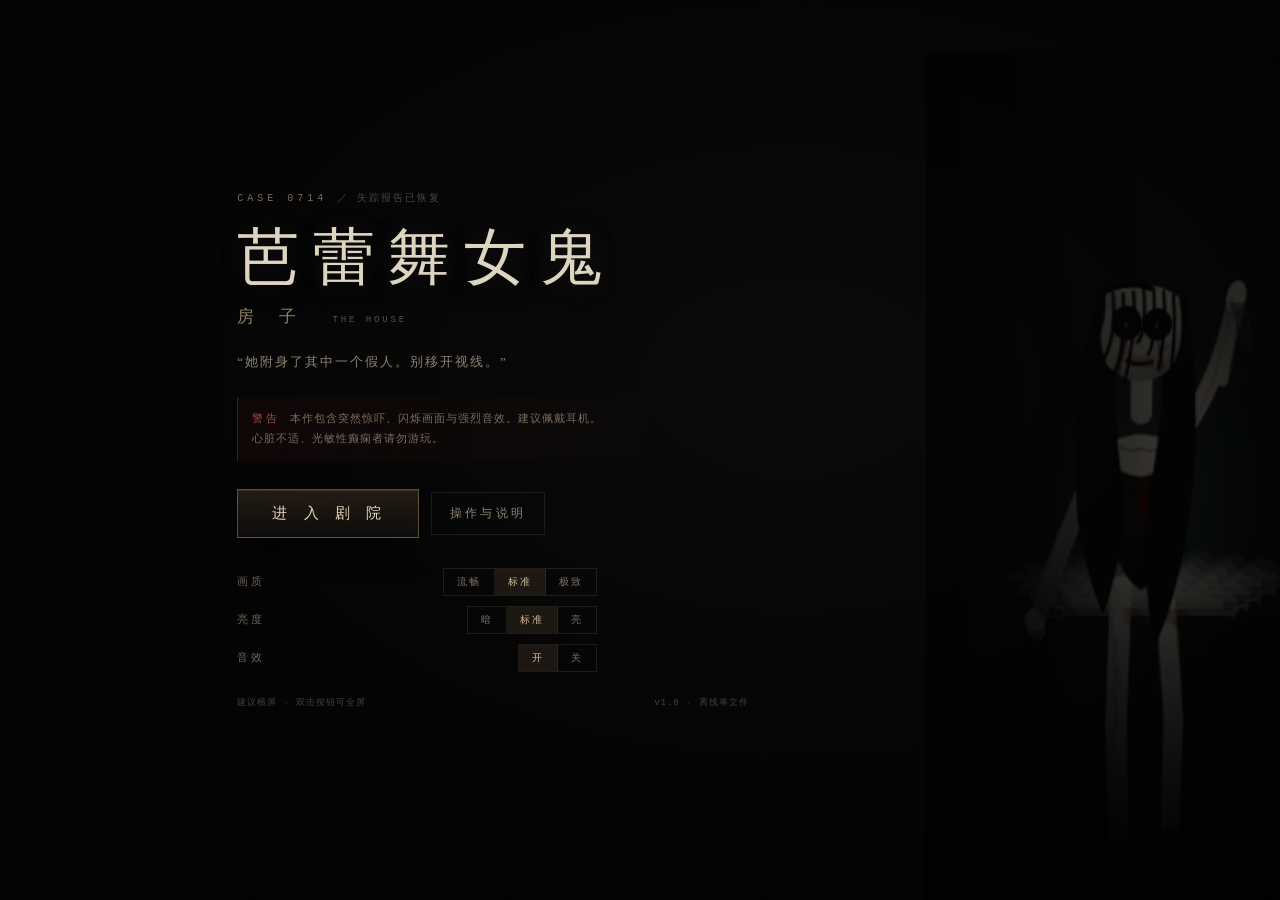
<file: index.html>
<!DOCTYPE html>
<html lang="zh-CN">
<head>
<meta charset="utf-8">
<meta name="viewport" content="width=device-width, initial-scale=1, maximum-scale=1, user-scalable=no, viewport-fit=cover">
<meta name="theme-color" content="#050507">
<meta name="apple-mobile-web-app-capable" content="yes">
<meta name="apple-mobile-web-app-status-bar-style" content="black-translucent">
<meta name="mobile-web-app-capable" content="yes">
<title>芭蕾舞女鬼 · 房子</title>
<style>
*{box-sizing:border-box;-webkit-tap-highlight-color:transparent}
html,body{margin:0;padding:0;width:100%;height:100%;background:#030304;overflow:hidden}
body{
  font-family:"Songti SC","Noto Serif SC","Source Han Serif SC",STSong,SimSun,serif;
  color:#d9d3c5;user-select:none;-webkit-user-select:none;
  touch-action:none;overscroll-behavior:none;
}
#stage{position:fixed;inset:0;overflow:hidden;background:#030304}
#scene{position:absolute;inset:0;width:100%;height:100%;display:block;background:#000;
  image-rendering:auto;transition:filter .25s linear}

/* ---------- 后期叠加 ---------- */
.post{position:absolute;inset:0;pointer-events:none}
.grain{
  opacity:.105;mix-blend-mode:overlay;
  background-image:var(--grain);background-size:180px 180px;
  animation:grainmove .55s steps(4) infinite;
}
@keyframes grainmove{
  0%{background-position:0 0}25%{background-position:-37px 22px}
  50%{background-position:26px -31px}75%{background-position:-18px -14px}100%{background-position:33px 27px}
}
.scan{
  opacity:.16;mix-blend-mode:multiply;
  background:repeating-linear-gradient(to bottom,rgba(0,0,0,.28) 0px,rgba(0,0,0,.28) 1px,transparent 1px,transparent 4px);
}
.vignette{
  background:
    radial-gradient(ellipse at 50% 46%,transparent 34%,rgba(0,0,0,.25) 68%,rgba(0,0,0,.86) 100%),
    linear-gradient(to bottom,rgba(0,0,0,.55),transparent 18%,transparent 82%,rgba(0,0,0,.7));
  transition:opacity .4s;
}
.lens{
  background:
    radial-gradient(circle at 18% 12%,rgba(220,200,160,.07),transparent 22%),
    radial-gradient(circle at 82% 78%,rgba(160,190,210,.05),transparent 26%),
    radial-gradient(circle at 63% 26%,rgba(255,255,255,.035),transparent 9%),
    radial-gradient(circle at 38% 72%,rgba(0,0,0,.16),transparent 30%);
  mix-blend-mode:screen;opacity:.8;
}
.distorted{
  opacity:0;mix-blend-mode:screen;
  background:
    radial-gradient(circle at 30% 50%,rgba(140,20,20,.35),transparent 55%),
    radial-gradient(circle at 70% 40%,rgba(0,80,90,.25),transparent 50%);
  transition:opacity .12s;
}
#blood{position:absolute;inset:0;pointer-events:none;opacity:0;transition:opacity 1.6s ease-out;
  background-image:var(--blood);background-size:cover;background-position:center;mix-blend-mode:multiply}
#hideOverlay{position:absolute;inset:0;z-index:10;opacity:0;pointer-events:none;transition:opacity .22s;background:#000}
#hideOverlay.wardrobe{opacity:1;background:
  repeating-linear-gradient(to bottom,rgba(4,3,2,.94) 0px,rgba(4,3,2,.94) 24px,rgba(4,3,2,.26) 27px,rgba(4,3,2,.26) 43px),
  linear-gradient(to right,rgba(0,0,0,.96),transparent 16%,transparent 84%,rgba(0,0,0,.96))}
#hideOverlay.bed{opacity:1;background:
  linear-gradient(to bottom,rgba(0,0,0,.92),rgba(0,0,0,.42) 30%,transparent 58%,rgba(0,0,0,.94)),
  linear-gradient(to right,rgba(0,0,0,.8),transparent 32%,transparent 68%,rgba(0,0,0,.8))}
#whiteout{position:absolute;inset:0;background:#000;opacity:0;pointer-events:none;transition:opacity .5s}
#jumpscare{position:absolute;inset:0;display:none;align-items:center;justify-content:center;background:#000;z-index:40}
#jumpscare canvas{width:100%;height:100%;object-fit:cover;animation:shakeit .08s steps(2) infinite}
@keyframes shakeit{0%{transform:translate(0,0) scale(1.08)}50%{transform:translate(-8px,6px) scale(1.12)}100%{transform:translate(6px,-5px) scale(1.1)}}

/* ---------- HUD ---------- */
#hud{position:absolute;inset:0;pointer-events:none;z-index:12;
  font-family:"Courier New","Noto Sans Mono CJK SC",monospace;color:#cfc9ba;text-shadow:0 1px 2px #000}
.hud-top-left{position:absolute;left:calc(16px + env(safe-area-inset-left));top:calc(12px + env(safe-area-inset-top))}
.rec{font-size:12px;letter-spacing:2px;color:#c8c2b2;display:flex;align-items:center;gap:7px;opacity:.85}
.recdot{width:7px;height:7px;border-radius:50%;background:#b32222;box-shadow:0 0 8px #b32222;animation:blink 1.6s steps(2) infinite}
@keyframes blink{0%,49%{opacity:1}50%,100%{opacity:.15}}
#tc{font-size:11px;opacity:.75}
.loc{font-family:"Songti SC",serif;font-size:13px;letter-spacing:3px;color:#a9a294;margin-top:5px;opacity:.8}

.hud-top-right{position:absolute;right:calc(16px + env(safe-area-inset-right));top:calc(12px + env(safe-area-inset-top));text-align:right}
.surv{font-size:20px;letter-spacing:2px;color:#ded7c7}
.surv em{font-style:normal;font-size:10px;letter-spacing:3px;opacity:.55;margin-left:6px;font-family:"Songti SC",serif}
.night{font-family:"Songti SC",serif;font-size:12px;letter-spacing:4px;color:#9c8f7c;margin-top:2px}
.night b{color:#c7a06a;font-weight:400;font-size:15px}
.night .actmax{font-size:9px;letter-spacing:1px;opacity:.5;margin-left:2px}

.compass{position:absolute;right:calc(20px + env(safe-area-inset-right));top:78px;width:64px;height:78px;opacity:.72}
.compass-ring{position:absolute;left:8px;top:0;width:48px;height:48px;border:1px solid rgba(190,170,130,.35);border-radius:50%;
  background:radial-gradient(circle,rgba(20,18,14,.55),rgba(5,5,6,.2) 70%);
  box-shadow:inset 0 0 12px rgba(0,0,0,.9)}
.compass-needle{position:absolute;left:31px;top:7px;width:2px;height:34px;transform-origin:50% 17px;
  transition:transform .18s linear}
.compass-needle:before{content:"";position:absolute;left:-2px;top:-1px;border:3px solid transparent;border-bottom:11px solid #c19a5c;filter:drop-shadow(0 0 4px rgba(193,154,92,.8))}
.compass-needle:after{content:"";position:absolute;left:-1px;top:12px;width:2px;height:20px;background:linear-gradient(#7d6a4c,rgba(125,106,76,0))}
.compass-dist{position:absolute;left:0;right:0;top:49px;text-align:center;font-size:9px;letter-spacing:1px;color:#a99a80}
.compass-label{position:absolute;left:0;right:0;top:62px;text-align:center;font-size:8px;letter-spacing:2px;color:#6f6757;font-family:"Songti SC",serif}

.crosshair{position:absolute;left:50%;top:50%;width:4px;height:4px;margin:-2px 0 0 -2px;border-radius:50%;
  background:rgba(220,210,190,.55);box-shadow:0 0 6px rgba(0,0,0,.9);opacity:.75}
.crosshair i{position:absolute;left:50%;top:50%;width:16px;height:16px;margin:-8px 0 0 -8px;border:1px solid rgba(200,190,170,.13);border-radius:50%}
.crosshair.watching i{border-color:rgba(220,185,125,.55);box-shadow:0 0 12px rgba(210,170,100,.28)}

.hud-bottom-left{position:absolute;left:calc(16px + env(safe-area-inset-left));bottom:calc(18px + env(safe-area-inset-bottom));width:170px}
.meter{display:flex;align-items:center;gap:8px;margin-bottom:5px}
.mlabel{font-family:"Songti SC",serif;font-size:10px;letter-spacing:2px;color:#968d7b;width:26px;opacity:.8}
.bar{flex:1;height:3px;background:rgba(255,255,255,.09);overflow:hidden;border-radius:1px}
.bar i{display:block;height:100%;width:100%;background:linear-gradient(90deg,#6d5a3c,#c7a06a);transition:width .12s linear}
.bar.breath i{background:linear-gradient(90deg,#3b5a5e,#7fb2b8)}
.bar.batt i{background:linear-gradient(90deg,#5c5c46,#b9b482)}
.bar i.low{background:linear-gradient(90deg,#5a1616,#b32828)!important}
.ecg{display:flex;align-items:center;gap:8px;margin-top:8px;opacity:.8}
.ecg canvas{width:88px;height:23px;display:block;opacity:.9}
.ecg span{font-size:9px;letter-spacing:1px;color:#9d8f78}
.dist{font-family:"Courier New",monospace;font-size:9px;letter-spacing:1px;color:#8f8068;margin-top:5px;opacity:.85}

.hud-bottom-right{position:absolute;right:calc(16px + env(safe-area-inset-right));bottom:calc(124px + env(safe-area-inset-bottom));text-align:right}
.keys{font-size:26px;letter-spacing:1px;color:#d8bd86;line-height:1}
.keyicon{font-size:19px;margin-right:4px;opacity:.85}
.keys b{font-weight:400;font-size:25px}
.keyslash{font-size:13px;opacity:.6;margin-left:2px}
.keys-label{font-family:"Songti SC",serif;font-size:9px;letter-spacing:4px;color:#8b7f68;margin-top:2px}
.charm{font-family:"Songti SC",serif;font-size:9px;letter-spacing:2px;color:#a48f6b;margin-top:10px;opacity:.85;
  display:flex;align-items:center;gap:5px;justify-content:flex-end}
.charm i{width:8px;height:12px;border:1px solid #a48f6b;border-radius:2px 2px 4px 4px;display:block;transform:rotate(8deg)}
.charm.broken{color:#783838;opacity:.5}
.charm.broken i{border-color:#5c2626;transform:rotate(-14deg);opacity:.5}

.toast{position:absolute;left:0;right:0;top:19%;text-align:center;font-family:"Songti SC",serif;font-size:16px;
  letter-spacing:5px;color:#cfc3ab;opacity:0;transition:opacity .5s;text-shadow:0 0 18px rgba(0,0,0,.95)}
.toast.show{opacity:1}
.toast.red{color:#b64a42;text-shadow:0 0 22px rgba(140,20,20,.6)}
.toast small{display:block;font-size:11px;letter-spacing:3px;opacity:.55;margin-top:8px}
.phase-text{position:absolute;left:0;right:0;top:25%;text-align:center;font-family:"Songti SC",serif;
  font-size:15px;letter-spacing:6px;color:#cbb997;opacity:0;transition:opacity .3s;
  text-shadow:0 0 18px rgba(0,0,0,.95),0 0 30px rgba(190,140,80,.18);pointer-events:none}
.phase-text.show{opacity:1}
.phase-text.red{color:#c05a4c;text-shadow:0 0 18px rgba(0,0,0,.95),0 0 26px rgba(160,40,30,.35)}
.phase-text small{display:block;font-size:10px;letter-spacing:3px;opacity:.55;margin-top:6px}
.hint{position:absolute;left:190px;right:190px;bottom:calc(22px + env(safe-area-inset-bottom));text-align:center;
  font-family:"Songti SC",serif;font-size:10px;letter-spacing:2px;color:#766e5f;opacity:.75}
@media (max-width:760px){.hint{display:none}}

.hud-actions{position:absolute;left:50%;transform:translateX(-50%);top:calc(10px + env(safe-area-inset-top));display:flex;flex-direction:row;gap:8px}
.iconbtn{pointer-events:auto;width:26px;height:26px;border:1px solid rgba(190,175,150,.15);background:rgba(8,8,10,.35);
  color:#9b9182;font-size:10px;font-family:monospace;border-radius:2px;backdrop-filter:blur(2px)}

/* ---------- 触屏 ---------- */
#touch{position:absolute;inset:0;z-index:14;pointer-events:none}
#stick{position:absolute;left:calc(20px + env(safe-area-inset-left));bottom:calc(22px + env(safe-area-inset-bottom));
  width:118px;height:118px;border-radius:50%;pointer-events:none;
  background:radial-gradient(circle,rgba(30,28,24,.24),rgba(10,10,12,.12) 70%);
  border:1px solid rgba(190,175,150,.1);opacity:.55}
.stick-ring{position:absolute;inset:16px;border:1px dashed rgba(190,175,150,.12);border-radius:50%}
#knob{position:absolute;left:50%;top:50%;width:42px;height:42px;margin:-21px 0 0 -21px;border-radius:50%;
  background:radial-gradient(circle at 40% 35%,rgba(210,196,170,.28),rgba(90,82,68,.16) 70%);
  border:1px solid rgba(210,196,170,.22);box-shadow:0 2px 10px rgba(0,0,0,.4)}
.touch-right{position:absolute;right:calc(18px + env(safe-area-inset-right));bottom:calc(20px + env(safe-area-inset-bottom));
  width:164px;height:150px;pointer-events:none}
.tbtn{position:absolute;pointer-events:auto;border-radius:50%;border:1px solid rgba(200,185,155,.18);
  background:radial-gradient(circle at 40% 32%,rgba(46,42,36,.55),rgba(12,12,14,.42));
  color:#b3a893;font-family:"Songti SC",serif;font-size:11px;letter-spacing:2px;
  box-shadow:0 3px 14px rgba(0,0,0,.45),inset 0 0 12px rgba(255,240,210,.03);backdrop-filter:blur(2px)}
.tbtn:active,.tbtn.active{border-color:rgba(220,160,110,.55);color:#e2c9a4;box-shadow:0 0 18px rgba(190,120,60,.25),inset 0 0 14px rgba(200,140,70,.08)}
.tbtn.sprint{width:58px;height:58px;right:0;bottom:58px}
.tbtn.breath{width:64px;height:64px;right:58px;bottom:0;font-size:12px}
.tbtn.light{width:46px;height:46px;right:4px;bottom:0;font-size:10px}
.tbtn.light.on{color:#e6cf9d;border-color:rgba(220,185,120,.45);box-shadow:0 0 16px rgba(210,170,90,.22)}
#touch[data-hide="1"]{display:none}
.context{position:absolute;left:50%;bottom:calc(214px + env(safe-area-inset-bottom));transform:translateX(-50%);
  z-index:15;pointer-events:auto;font-family:"Songti SC",serif;font-size:12px;letter-spacing:3px;
  color:#dccbaa;padding:10px 24px;border:1px solid rgba(205,178,130,.45);
  background:linear-gradient(180deg,rgba(30,26,21,.86),rgba(9,9,10,.86));
  box-shadow:0 6px 24px rgba(0,0,0,.65),inset 0 0 14px rgba(190,150,90,.09);backdrop-filter:blur(3px)}
.context.hidden{display:none}
.context:active{color:#fff0d0;border-color:rgba(230,195,140,.75)}
body:not(.touch) .context{bottom:calc(72px + env(safe-area-inset-bottom))}

/* ---------- 菜单 / 弹窗 ---------- */
.screen{position:absolute;inset:0;z-index:30;display:flex;align-items:center;justify-content:center;
  background:radial-gradient(ellipse at 62% 42%,rgba(26,22,18,.35),rgba(3,3,4,.96) 70%),#040405;
  animation:fadein .5s ease-out;touch-action:pan-y}
@keyframes fadein{from{opacity:0}to{opacity:1}}
.hidden{display:none!important}
.menu-ghost{position:absolute;right:-6vw;bottom:-2vh;height:96vh;opacity:.5;filter:blur(.4px) contrast(1.15) brightness(.7);
  pointer-events:none}
.menu-ghost canvas{height:100%;width:auto;display:block;filter:drop-shadow(0 0 40px rgba(90,140,150,.09))}
.menu-ghost:after{content:"";position:absolute;inset:0;background:
  linear-gradient(to right,rgba(4,4,5,.98),rgba(4,4,5,.2) 55%,rgba(4,4,5,.4)),
  linear-gradient(to top,rgba(4,4,5,.9),transparent 40%)}
.menu-inner{position:relative;z-index:2;width:min(92vw,560px);padding:24px;margin-right:min(22vw,240px)}
.casefile{font-family:"Courier New",monospace;font-size:10px;letter-spacing:4px;color:#7c6f5c;margin-bottom:18px}
.casefile span{color:#4c463b;letter-spacing:2px}
h1{font-family:"Songti SC","Noto Serif SC",serif;font-weight:400;font-size:clamp(38px,8vw,62px);letter-spacing:.22em;
  margin:0;color:#ded5c1;line-height:1.1;text-shadow:0 0 30px rgba(180,190,190,.12),0 4px 20px #000}
.sub{font-family:"Songti SC",serif;font-size:clamp(13px,2.4vw,17px);letter-spacing:.6em;color:#927f61;margin-top:14px}
.sub span{font-family:"Courier New",monospace;font-size:9px;letter-spacing:.32em;color:#5a5244;margin-left:12px}
.tagline{font-family:"Songti SC",serif;font-size:13px;line-height:1.9;letter-spacing:2px;color:#8d8271;margin:22px 0 0;max-width:26em}
.warn{margin-top:22px;padding:12px 14px;border-left:1px solid rgba(150,40,32,.55);
  background:linear-gradient(90deg,rgba(70,16,14,.16),transparent);
  font-family:"Songti SC",serif;font-size:10.5px;line-height:1.9;letter-spacing:1px;color:#7d6c5f;max-width:420px}
.warn b{color:#a24b3e;font-weight:400;letter-spacing:3px;margin-right:6px}
.menu-buttons{display:flex;flex-wrap:wrap;gap:12px;margin-top:28px;align-items:center}
.primary{pointer-events:auto;font-family:"Songti SC",serif;font-size:15px;letter-spacing:.42em;color:#e5d7bd;
  padding:14px 30px 14px 34px;border:1px solid rgba(196,166,120,.42);background:
  linear-gradient(180deg,rgba(58,46,32,.55),rgba(18,15,12,.65));
  box-shadow:0 0 0 1px rgba(0,0,0,.6),0 10px 30px rgba(0,0,0,.5),inset 0 1px 0 rgba(255,230,190,.1);
  transition:.2s;position:relative}
.primary:hover{color:#fff0d2;border-color:rgba(220,180,120,.7);box-shadow:0 0 26px rgba(180,120,50,.2),inset 0 1px 0 rgba(255,230,190,.16)}
.primary:active{transform:translateY(1px)}
.primary.small{padding:10px 24px 10px 28px;font-size:13px;letter-spacing:.32em}
.ghostbtn{pointer-events:auto;font-family:"Songti SC",serif;font-size:12px;letter-spacing:.28em;color:#8f8471;
  padding:12px 18px;border:1px solid rgba(150,140,120,.16);background:rgba(10,10,12,.25);transition:.2s}
.ghostbtn:hover{color:#cfbfa3;border-color:rgba(180,160,130,.4)}
.ghostbtn.small{margin-top:10px;font-size:11px;padding:10px 20px}
.ghostbtn.danger{color:#7d4d47;border-color:rgba(120,50,44,.25)}
.menu-opts{margin-top:30px;display:flex;flex-direction:column;gap:10px;max-width:360px}
.opt-row{display:flex;align-items:center;justify-content:space-between;font-family:"Songti SC",serif;font-size:11px;
  letter-spacing:3px;color:#6e6555}
.seg{display:flex;border:1px solid rgba(160,145,120,.16)}
.seg button{pointer-events:auto;font-family:"Songti SC",serif;font-size:10px;letter-spacing:2px;color:#7c7261;
  background:transparent;border:0;border-right:1px solid rgba(160,145,120,.12);padding:6px 13px;transition:.2s}
.seg button:last-child{border-right:0}
.seg button.on{background:rgba(180,150,100,.12);color:#d3bd96}
.menu-foot{position:static;margin-top:24px;display:flex;justify-content:space-between;
  font-family:"Courier New",monospace;font-size:9px;letter-spacing:1px;color:#443f37}

.intro-box{text-align:center;width:min(88vw,520px);animation:introin 1.4s ease-out}
@keyframes introin{from{opacity:0;filter:blur(8px)}to{opacity:1;filter:blur(0)}}
.intro-time{font-family:"Courier New",monospace;font-size:13px;letter-spacing:6px;color:#8c7c60}
.intro-line{width:44px;height:1px;background:#5a3f2a;margin:20px auto}
.intro-name{font-family:"Songti SC",serif;font-size:19px;letter-spacing:6px;color:#c9bca3}
.intro-story{font-family:"Songti SC",serif;font-size:13px;line-height:2.4;letter-spacing:3px;color:#8a7d69;margin-top:26px}
.intro-skip{font-family:"Songti SC",serif;font-size:9px;letter-spacing:4px;color:#4f483c;margin-top:50px;animation:blink 2.4s infinite}

.modal{background:rgba(3,3,4,.88);backdrop-filter:blur(6px)}
.modal-box{width:min(92vw,600px);max-height:88vh;overflow:auto;padding:30px 30px 26px;
  border:1px solid rgba(170,150,120,.16);background:
  linear-gradient(180deg,rgba(22,20,17,.92),rgba(8,8,9,.95));
  box-shadow:0 30px 80px rgba(0,0,0,.8),inset 0 1px 0 rgba(255,240,210,.05)}
.modal-box.narrow{width:min(88vw,380px);text-align:center}
.modal-box h2{font-family:"Songti SC",serif;font-weight:400;font-size:20px;letter-spacing:.35em;margin:0 0 20px;color:#cbbda4}
.help-grid{display:grid;grid-template-columns:1fr 1fr;gap:1px;background:rgba(150,135,110,.12);border:1px solid rgba(150,135,110,.12)}
.help-item{background:#0b0b0d;padding:12px 14px}
.help-item b{display:block;font-family:"Songti SC",serif;font-weight:400;font-size:12px;letter-spacing:2px;color:#bfae8e;margin-bottom:4px}
.help-item span{font-family:"Songti SC",serif;font-size:10.5px;line-height:1.7;letter-spacing:1px;color:#7d7464}
.help-note{font-family:"Songti SC",serif;font-size:11px;line-height:2;letter-spacing:1px;color:#968a76;margin:18px 0 0}
.help-note b{color:#c6a877;font-weight:400}
.help-note.dim{color:#5f584c;font-size:10px}
.modal-box .primary{margin-top:22px}
.pause-line{font-family:"Songti SC",serif;font-size:12px;line-height:2.2;letter-spacing:2px;color:#8e8371;margin:0 0 18px}
.pause-box{width:min(90vw,420px)}
#map{display:block;width:100%;height:auto;border:1px solid rgba(160,140,110,.18);background:#07070a;
  box-shadow:inset 0 0 24px rgba(0,0,0,.8);image-rendering:pixelated}
.map-legend{display:flex;justify-content:center;gap:20px;margin:8px 0 4px;font-family:"Songti SC",serif;
  font-size:9px;letter-spacing:2px;color:#776e5f}
.map-legend span{display:flex;align-items:center;gap:5px}
.dot{width:6px;height:6px;border-radius:50%;display:inline-block}
.dot.you{background:#e3d6b8;box-shadow:0 0 6px rgba(230,215,180,.8)}
.dot.keydot{background:#c7a05f}
.dot.exitdot{background:#6f9c72}
.pause-meta{font-family:"Courier New",monospace;font-size:10px;letter-spacing:1px;color:#8b7d64;margin:4px 0 6px}
.modal-box.narrow .primary,.modal-box.narrow .ghostbtn{display:block;width:100%;margin-top:10px}

.over-box{text-align:center;width:min(90vw,520px);margin-top:-2vh}
.over-tag{font-family:"Courier New",monospace;font-size:10px;letter-spacing:8px;color:#7a2b26;margin-bottom:20px;animation:blink 1.2s infinite}
.over-box h2{font-family:"Songti SC",serif;font-weight:400;font-size:clamp(23px,5vw,34px);letter-spacing:.24em;color:#c8b9a0;margin:0 0 12px}
.over-box p{font-family:"Songti SC",serif;font-size:12px;letter-spacing:2px;color:#756a59;line-height:2;margin:0 0 26px}
.stats{display:flex;justify-content:center;gap:34px;margin:26px 0 30px}
.stats div{display:flex;flex-direction:column;gap:7px}
.stats em{font-style:normal;font-family:"Songti SC",serif;font-size:9px;letter-spacing:4px;color:#5f574a}
.stats b{font-family:"Courier New",monospace;font-weight:400;font-size:19px;letter-spacing:1px;color:#bfa880}
.over-box .primary,.over-box .ghostbtn{display:inline-block;margin:0 5px}
.win-box .over-tag{color:#517d68}
.win-box h2{color:#c6d2c2}
.win-box p{color:#7a8a7a}
.win-box .stats b{color:#a9bfa6}

#rotateHint{position:absolute;left:50%;top:12px;transform:translateX(-50%);z-index:20;
  font-family:"Songti SC",serif;font-size:9px;letter-spacing:2px;color:#5e5546;opacity:0;transition:opacity .4s;pointer-events:none}
body.portrait #rotateHint{opacity:0}
body.touch .hint{bottom:calc(176px + env(safe-area-inset-bottom))}
body.touch .hint{left:0;right:0;display:block}
body.touch .hud-bottom-left{top:calc(78px + env(safe-area-inset-top));bottom:auto;width:152px}
body.touch .hud-bottom-right{bottom:calc(196px + env(safe-area-inset-bottom))}
body.touch .compass{top:calc(74px + env(safe-area-inset-top));right:calc(12px + env(safe-area-inset-right))}
body.touch .night{margin-top:0}
@media (max-width:820px) and (orientation:portrait){
  .menu-ghost{right:-30vw;bottom:-4vh;opacity:.32;height:80vh}
  .menu-inner{margin-right:0;padding:20px 24px;width:100%}
  .menu-foot{bottom:-60px}
  .hud-bottom-left{width:140px}
  .hud-bottom-right{bottom:calc(196px + env(safe-area-inset-bottom))}
  .compass{top:70px}
}
@media (max-height:520px){
  .menu-inner{padding:14px 24px;transform:scale(.92);transform-origin:left center}
  .menu-ghost{height:92vh;opacity:.3}
  .tagline{margin-top:12px}
  .warn{margin-top:12px;padding:8px 12px;font-size:9.5px;line-height:1.7}
  .menu-buttons{margin-top:16px}
  .menu-opts{margin-top:16px;gap:6px}
  .menu-foot{display:none}
  .hud-bottom-left{width:140px}
}
.screen{overflow-y:auto;overscroll-behavior:contain}
#menu{align-items:flex-start;padding:5vh calc(22vw + 12px) 5vh 0}
#menu .menu-inner{margin:auto}
@media (max-width:820px) and (orientation:portrait){
  #menu{padding:5vh 0}
}
@media (max-width:520px){
  .help-grid{grid-template-columns:1fr}
  .stats{gap:22px}
  .warn{font-size:10px}
}

</style>
</head>
<body>
<div id="stage">
  <canvas id="scene"></canvas>

  <div class="post lens"></div>
  <div class="post grain"></div>
  <div class="post scan"></div>
  <div class="post vignette" id="vignette"></div>
  <div class="post distorted" id="distorted"></div>
  <div id="blood"></div>
  <div id="hideOverlay"></div>
  <div id="whiteout"></div>
  <div id="jumpscare"><canvas id="face"></canvas></div>

  <div id="hud" class="hidden">
    <div class="hud-top-left">
      <div class="rec"><span class="recdot"></span>REC <span id="tc">00:00:00</span></div>
      <div class="loc">无名住宅 · 一楼</div>
    </div>
    <div class="hud-top-right">
      <div class="surv"><span id="surv">00:00</span><em>存活</em></div>
      <div class="night">第 <b id="lv">1</b> 阶段</div>
    </div>

    <div class="compass" id="compass">
      <div class="compass-ring"></div>
      <div class="compass-needle" id="needle"></div>
      <div class="compass-dist" id="cdisp">--</div>
      <div class="compass-label">发条感应</div>
    </div>

    <div class="crosshair" id="crosshair"><i></i></div>

    <div class="hud-bottom-left">
      <div class="meter"><span class="mlabel">凝视</span><div class="bar"><i id="mstamina"></i></div></div>
      <div class="meter"><span class="mlabel">体力</span><div class="bar breath"><i id="mbreath"></i></div></div>
      <div class="meter"><span class="mlabel">电量</span><div class="bar batt"><i id="mbattery"></i></div></div>
      <div class="dist" id="distText">最近假人 -- m</div>
      <div class="ecg"><canvas id="ecg" width="132" height="34"></canvas><span id="bpm">72 BPM</span></div>
    </div>

    <div class="hud-bottom-right">
      <div class="keys"><span class="keyicon">✦</span><b id="keyc">0</b><span class="keyslash">/5</span></div>
      <div class="keys-label">发条</div>
      <div class="charm" id="charm"><i></i><span>护身符 ×1</span></div>
    </div>

    <div class="toast" id="toast"></div>
    <div class="phase-text" id="phaseText"></div>
    <div class="hint" id="hint">左摇杆移动 · 右半屏拖动环视</div>

    <div class="hud-actions">
      <button class="iconbtn" id="btnPause" aria-label="暂停">Ⅱ</button>
      <button class="iconbtn" id="btnMute" aria-label="静音">♪</button>
      <button class="iconbtn" id="btnFull" aria-label="全屏">⛶</button>
    </div>
  </div>

  <div id="touch" class="hidden">
    <div id="stick"><div class="stick-ring"></div><div id="knob"></div></div>
    <div class="touch-right">
      <button id="btnBreath" class="tbtn breath">屏息</button>
      <button id="btnSprint" class="tbtn sprint">冲刺</button>
      <button id="btnLight" class="tbtn light on">手电</button>
    </div>
  </div>
  <button id="btnHide" class="context hidden">躲藏</button>

  <div id="menu" class="screen">
    <div class="menu-ghost"><canvas id="menuGhost" width="280" height="560"></canvas></div>
    <div class="menu-inner">
      <div class="casefile">CASE 0714 <span>／ 失踪报告已恢复</span></div>
      <h1>芭蕾舞女鬼</h1>
      <div class="sub">房 子 <span>THE&nbsp;HOUSE</span></div>
      <p class="tagline">“她附身了其中一个假人。别移开视线。”</p>

      <div class="warn">
        <b>警告</b>
        本作包含突然惊吓、闪烁画面与强烈音效。建议佩戴耳机。<br>心脏不适、光敏性癫痫者请勿游玩。
      </div>

      <div class="menu-buttons">
        <button id="btnStart" class="primary">进 入 剧 院</button>
        <button id="btnHelp" class="ghostbtn">操作与说明</button>
      </div>

      <div class="menu-opts">
        <div class="opt-row"><span>画质</span>
          <div class="seg" id="qualitySeg">
            <button data-q="0">流畅</button><button data-q="1" class="on">标准</button><button data-q="2">极致</button>
          </div>
        </div>
        <div class="opt-row"><span>亮度</span>
          <div class="seg" id="brightSeg">
            <button data-b="0">暗</button><button data-b="1" class="on">标准</button><button data-b="2">亮</button>
          </div>
        </div>
        <div class="opt-row"><span>音效</span>
          <div class="seg" id="soundSeg">
            <button data-s="1" class="on">开</button><button data-s="0">关</button>
          </div>
        </div>
      </div>

      <div class="menu-foot">
        <span>建议横屏 · 双击按钮可全屏</span>
        <span id="ver">v1.0 · 离线单文件</span>
      </div>
    </div>
  </div>

  <div id="intro" class="screen hidden">
    <div class="intro-box">
      <div class="intro-time">凌晨 02:17</div>
      <div class="intro-line"></div>
      <div class="intro-name">一间没有灯的房间</div>
      <div class="intro-story">五个假人站在黑暗里。<br>聚光灯亮起时，她在其中一个里面。</div>
      <div class="intro-skip">轻触继续</div>
    </div>
  </div>

  <div id="help" class="screen modal hidden">
    <div class="modal-box">
      <h2>操作与生还须知</h2>
      <div class="help-grid">
        <div class="help-item"><b>左摇杆 / WASD</b><span>后退、绕圈，拉开距离</span></div>
        <div class="help-item"><b>右半屏 / 鼠标</b><span>始终盯住带聚光灯的假人</span></div>
        <div class="help-item"><b>冲刺</b><span>被逼近时用，注意体力</span></div>
        <div class="help-item"><b>聚光灯</b><span>光柱下的假人就是她</span></div>
        <div class="help-item"><b>凝视</b><span>移开视线约 2 秒会直接死亡</span></div>
        <div class="help-item"><b>换人</b><span>光柱会突然移到另一个假人</span></div>
      </div>
      <p class="help-note">房间漆黑，只能看见五个白色假人。<b>聚光灯照到谁，谁就会跳着舞向你逼近</b>。你要一直正视它、后退绕圈，坚持 <b>75 秒</b> 到天亮。被它贴到，或移开视线超过约两秒，都会立即死亡。每 15 秒难度提升，她换人更快、逼近速度也更快。</p>
      <p class="help-note dim">没有护身符，没有第二次。别转身跑——你可以后退，但视线必须留在她身上。</p>
      <p class="help-note dim">桌面端：WASD 移动，鼠标环视，Shift 冲刺，空格屏息，F 手电，Esc 暂停。点击画面锁定鼠标。</p>
      <button id="btnHelpClose" class="primary small">知道了</button>
    </div>
  </div>

  <div id="pause" class="screen modal hidden">
    <div class="modal-box narrow">
      <h2>暂停</h2>
      <p class="pause-line">八音盒停了。<br>她还在客厅。</p>
      <canvas id="map" width="300" height="300"></canvas>
      <div class="map-legend">
        <span><i class="dot you"></i>你</span>
        <span><i class="dot keydot"></i>发条</span>
        <span><i class="dot exitdot"></i>出口</span>
      </div>
      <div class="pause-meta" id="pauseMeta">发条 0/5 · 第 1 夜 · 00:00</div>
      <button id="btnResume" class="primary small">继续</button>
      <button id="btnPauseHelp" class="ghostbtn small">说明</button>
      <button id="btnQuit" class="ghostbtn small danger">放弃并返回</button>
    </div>
  </div>

  <div id="over" class="screen hidden">
    <div class="over-box">
      <div class="over-tag">SIGNAL LOST</div>
      <h2 id="overTitle">你被留在了那栋房子里</h2>
      <p id="overSub">录像到此为止。</p>
      <div class="stats">
        <div><em>存活</em><b id="stTime">00:00</b></div>
        <div><em>阶段</em><b id="stLv">1</b></div>
        <div><em>凝视</em><b id="stKeys">100%</b></div>
      </div>
      <button id="btnRetry" class="primary">再 来 一 次</button>
      <button id="btnMenu" class="ghostbtn">回到标题</button>
    </div>
  </div>

  <div id="win" class="screen hidden">
    <div class="over-box win-box">
      <div class="over-tag">TAPE ENDS</div>
      <h2>你撑到了天亮</h2>
      <p>聚光灯熄灭了。黑暗里只剩下五个假人。</p>
      <div class="stats">
        <div><em>存活</em><b id="wnTime">00:00</b></div>
        <div><em>阶段</em><b id="wnLv">1</b></div>
        <div><em>评价</em><b id="wnRank">B</b></div>
      </div>
      <button id="btnAgain" class="primary">再 进 一 次</button>
      <button id="btnWinMenu" class="ghostbtn">回到标题</button>
    </div>
  </div>

  <div id="rotateHint">横屏视野更宽 · 建议横屏游玩</div>
</div>

<script>
/* 全程序化音频：无外部素材，离线可用 */
const Sound = (() => {
  let ctx = null;
  let master = null;
  let reverb = null;
  let amb = null;
  let noiseBuf = null;
  let muted = false;
  let started = false;
  let boxOn = false;
  let nextBox = 0;
  let boxStep = 0;
  let heartNext = 0;
  let lastWhisper = 0;

  const MELODY = [
    587.33, 698.46, 880.00, 783.99, 587.33, 523.25, 440.00, 0,
    523.25, 587.33, 698.46, 587.33, 466.16, 440.00, 392.00, 0,
    587.33, 698.46, 880.00, 1046.50, 880.00, 783.99, 698.46, 0,
    659.25, 587.33, 523.25, 466.16, 440.00, 415.30, 392.00, 0
  ];

  function init() {
    if (ctx) { if (ctx.state === 'suspended') ctx.resume(); return; }
    const AC = window.AudioContext || window.webkitAudioContext;
    if (!AC) return;
    ctx = new AC();
    master = ctx.createGain();
    master.gain.value = muted ? 0 : 0.72;
    const comp = ctx.createDynamicsCompressor();
    comp.threshold.value = -18;
    comp.knee.value = 22;
    comp.ratio.value = 4;
    comp.attack.value = 0.006;
    comp.release.value = 0.28;
    master.connect(comp).connect(ctx.destination);

    // 生成一段短混响，把八音盒和尖叫推远
    const len = Math.floor(ctx.sampleRate * 2.6);
    const ir = ctx.createBuffer(2, len, ctx.sampleRate);
    for (let ch = 0; ch < 2; ch++) {
      const d = ir.getChannelData(ch);
      for (let i = 0; i < len; i++) {
        const t = i / len;
        d[i] = (Math.random() * 2 - 1) * Math.pow(1 - t, 2.4) * 0.55;
      }
    }
    reverb = ctx.createConvolver();
    reverb.buffer = ir;
    const rg = ctx.createGain();
    rg.gain.value = 0.55;
    reverb.connect(rg).connect(master);

    // 白噪声底
    const nlen = Math.floor(ctx.sampleRate * 2);
    noiseBuf = ctx.createBuffer(1, nlen, ctx.sampleRate);
    const nd = noiseBuf.getChannelData(0);
    for (let i = 0; i < nlen; i++) nd[i] = Math.random() * 2 - 1;
    started = true;
  }

  function now() { return ctx ? ctx.currentTime : 0; }

  function setMuted(m) {
    muted = !!m;
    if (master) master.gain.setTargetAtTime(muted ? 0 : 0.72, now(), 0.1);
  }

  function toReverb(node, amt) {
    if (!reverb) return;
    const g = ctx.createGain();
    g.gain.value = amt;
    node.connect(g).connect(reverb);
  }

  function startAmbience() {
    if (!ctx || amb) return;
    const g = ctx.createGain();
    g.gain.value = 0;
    g.gain.setTargetAtTime(0.055, now(), 2.5);
    g.connect(master);
    const lp = ctx.createBiquadFilter();
    lp.type = 'lowpass';
    lp.frequency.value = 170;
    lp.Q.value = 1.4;
    lp.connect(g);
    const o1 = ctx.createOscillator(), o2 = ctx.createOscillator(), o3 = ctx.createOscillator();
    o1.type = 'sawtooth'; o1.frequency.value = 55;
    o2.type = 'sine'; o2.frequency.value = 82.4; o2.detune.value = 7;
    o3.type = 'sine'; o3.frequency.value = 27.5; o3.detune.value = -9;
    const g3 = ctx.createGain(); g3.gain.value = 0.32; o3.connect(g3).connect(lp);
    o1.connect(lp); o2.connect(lp);
    // 极轻的耳压高频
    const hi = ctx.createOscillator(), hg = ctx.createGain(), hf = ctx.createBiquadFilter();
    hi.type = 'sine'; hi.frequency.value = 1180;
    hf.type = 'bandpass'; hf.frequency.value = 1180; hf.Q.value = 14;
    hg.gain.value = 0.004;
    hi.connect(hf).connect(hg).connect(master);
    const lfo = ctx.createOscillator(), lfoG = ctx.createGain();
    lfo.frequency.value = 0.06; lfoG.gain.value = 11;
    lfo.connect(lfoG).connect(hi.frequency);
    // 房间空气噪声
    const ns = ctx.createBufferSource(); ns.buffer = noiseBuf; ns.loop = true;
    const nf = ctx.createBiquadFilter(); nf.type = 'bandpass'; nf.frequency.value = 320; nf.Q.value = 0.7;
    const ng = ctx.createGain(); ng.gain.value = 0.018;
    ns.connect(nf).connect(ng).connect(g);
    [o1, o2, o3, hi, lfo, ns].forEach(n => n.start());
    amb = { g, osc: [o1, o2, o3], hi, lfo };
  }

  function stopAmbience() {
    if (!amb) return;
    const a = amb; amb = null;
    a.g.gain.setTargetAtTime(0, now(), 0.8);
    setTimeout(() => { try { a.osc.forEach(o => o.stop()); a.hi.stop(); a.lfo.stop(); } catch (e) {} }, 2600);
  }

  function heartbeat(rate) {
    if (!ctx || muted) return;
    const t = now();
    if (t < heartNext) return;
    heartNext = t + Math.max(0.36, 1.15 - rate * 0.7);
    thump(0, 0.85 + rate * 0.25);
    thump(0.17, 0.55 + rate * 0.16);
    if (rate > 0.85) thump(0.3, 0.3);
  }

  function thump(delay, amp) {
    const t = now() + delay;
    const o = ctx.createOscillator(), g = ctx.createGain();
    o.type = 'sine';
    o.frequency.setValueAtTime(62, t);
    o.frequency.exponentialRampToValueAtTime(34, t + 0.16);
    g.gain.setValueAtTime(0.0001, t);
    g.gain.exponentialRampToValueAtTime(0.16 * amp, t + 0.012);
    g.gain.exponentialRampToValueAtTime(0.0001, t + 0.22);
    o.connect(g).connect(master);
    o.start(t); o.stop(t + 0.26);
  }

  function whisper() {
    if (!ctx || muted) return;
    const t = now();
    if (t - lastWhisper < 1.7) return;
    lastWhisper = t;
    const src = ctx.createBufferSource(); src.buffer = noiseBuf;
    src.playbackRate.value = 0.8 + Math.random() * 0.6;
    const bp = ctx.createBiquadFilter(); bp.type = 'bandpass';
    const f = 700 + Math.random() * 1300;
    bp.frequency.setValueAtTime(f, t);
    bp.frequency.linearRampToValueAtTime(f * (0.5 + Math.random()), t + 0.9);
    bp.Q.value = 9;
    const g = ctx.createGain();
    g.gain.setValueAtTime(0.0001, t);
    g.gain.exponentialRampToValueAtTime(0.05, t + 0.15);
    g.gain.exponentialRampToValueAtTime(0.0001, t + 1.0);
    const pan = ctx.createStereoPanner ? ctx.createStereoPanner() : null;
    if (pan) { pan.pan.value = Math.random() * 1.6 - 0.8; src.connect(bp).connect(g).connect(pan).connect(master); }
    else src.connect(bp).connect(g).connect(master);
    toReverb(g, 0.5);
    src.start(t); src.stop(t + 1.05);
  }

  function sting() {
    if (!ctx || muted) return;
    const t = now();
    // 高频噪声尖刺
    const s = ctx.createBufferSource(); s.buffer = noiseBuf;
    const hp = ctx.createBiquadFilter(); hp.type = 'highpass'; hp.frequency.value = 900;
    const g = ctx.createGain();
    g.gain.setValueAtTime(0.0001, t);
    g.gain.exponentialRampToValueAtTime(0.22, t + 0.008);
    g.gain.exponentialRampToValueAtTime(0.0001, t + 0.7);
    s.connect(hp).connect(g).connect(master);
    toReverb(g, 0.7);
    s.start(t); s.stop(t + 0.75);
    // 下行弦音
    for (let i = 0; i < 3; i++) {
      const o = ctx.createOscillator(), og = ctx.createGain();
      o.type = 'sawtooth';
      o.frequency.setValueAtTime(880 - i * 140, t);
      o.frequency.exponentialRampToValueAtTime(110, t + 1.0);
      og.gain.setValueAtTime(0.0001, t);
      og.gain.exponentialRampToValueAtTime(0.035, t + 0.02);
      og.gain.exponentialRampToValueAtTime(0.0001, t + 1.1);
      const lp = ctx.createBiquadFilter(); lp.type = 'lowpass'; lp.frequency.value = 2400;
      o.connect(lp).connect(og).connect(master);
      o.start(t); o.stop(t + 1.15);
    }
  }

  function scream() {
    if (!ctx) return;
    const t = now();
    const g = ctx.createGain();
    g.gain.setValueAtTime(0.0001, t);
    g.gain.exponentialRampToValueAtTime(0.5, t + 0.02);
    g.gain.exponentialRampToValueAtTime(0.0001, t + 1.8);
    const ws = ctx.createWaveShaper();
    const curve = new Float32Array(1024);
    for (let i = 0; i < 1024; i++) {
      const x = i / 512 - 1;
      curve[i] = Math.tanh(x * 3.5);
    }
    ws.curve = curve;
    const lp = ctx.createBiquadFilter(); lp.type = 'lowpass'; lp.frequency.value = 3400;
    ws.connect(lp).connect(g).connect(master);
    toReverb(g, 0.8);
    [1, 1.5, 2.02, 2.51].forEach((m, i) => {
      const o = ctx.createOscillator(), og = ctx.createGain();
      o.type = i === 0 ? 'sawtooth' : 'square';
      o.frequency.setValueAtTime(740 * m, t);
      o.frequency.exponentialRampToValueAtTime(220 * m * 0.6, t + 1.6);
      og.gain.value = 0.09 / (i + 1);
      o.connect(og).connect(ws);
      o.start(t); o.stop(t + 1.85);
    });
    const n = ctx.createBufferSource(); n.buffer = noiseBuf;
    const ng = ctx.createGain(); ng.gain.value = 0.28;
    const nf = ctx.createBiquadFilter(); nf.type = 'bandpass'; nf.frequency.value = 1600; nf.Q.value = 0.6;
    n.connect(nf).connect(ng).connect(g);
    n.start(t); n.stop(t + 1.4);
  }

  function step(hard) {
    if (!ctx || muted) return;
    const t = now();
    const s = ctx.createBufferSource(); s.buffer = noiseBuf;
    s.playbackRate.value = 0.55 + Math.random() * 0.25;
    const lp = ctx.createBiquadFilter(); lp.type = 'lowpass'; lp.frequency.value = hard ? 420 : 250;
    const g = ctx.createGain();
    g.gain.setValueAtTime(0.0001, t);
    g.gain.exponentialRampToValueAtTime(hard ? 0.13 : 0.06, t + 0.008);
    g.gain.exponentialRampToValueAtTime(0.0001, t + 0.16);
    s.connect(lp).connect(g).connect(master);
    s.start(t); s.stop(t + 0.2);
  }

  function breath(inhale) {
    if (!ctx || muted) return;
    const t = now();
    const s = ctx.createBufferSource(); s.buffer = noiseBuf;
    const bp = ctx.createBiquadFilter(); bp.type = 'bandpass';
    bp.frequency.setValueAtTime(inhale ? 520 : 780, t);
    bp.frequency.linearRampToValueAtTime(inhale ? 900 : 380, t + 0.7);
    bp.Q.value = 1.2;
    const g = ctx.createGain();
    g.gain.setValueAtTime(0.0001, t);
    g.gain.exponentialRampToValueAtTime(0.05, t + 0.14);
    g.gain.exponentialRampToValueAtTime(0.0001, t + 0.8);
    s.connect(bp).connect(g).connect(master);
    s.start(t); s.stop(t + 0.85);
  }

  function pickup() {
    if (!ctx || muted) return;
    const t = now();
    [880, 1318.5, 1760].forEach((f, i) => {
      const o = ctx.createOscillator(), g = ctx.createGain();
      o.type = 'sine'; o.frequency.value = f;
      g.gain.setValueAtTime(0.0001, t + i * 0.06);
      g.gain.exponentialRampToValueAtTime(0.09, t + i * 0.06 + 0.02);
      g.gain.exponentialRampToValueAtTime(0.0001, t + i * 0.06 + 0.9);
      o.connect(g).connect(master);
      toReverb(g, 0.7);
      o.start(t + i * 0.06); o.stop(t + i * 0.06 + 1);
    });
  }

  function unlock() {
    if (!ctx || muted) return;
    const t = now();
    const o = ctx.createOscillator(), g = ctx.createGain();
    o.type = 'triangle';
    o.frequency.setValueAtTime(196, t);
    o.frequency.exponentialRampToValueAtTime(392, t + 0.6);
    g.gain.setValueAtTime(0.0001, t);
    g.gain.exponentialRampToValueAtTime(0.1, t + 0.05);
    g.gain.exponentialRampToValueAtTime(0.0001, t + 2.4);
    o.connect(g).connect(master);
    toReverb(g, 0.9);
    o.start(t); o.stop(t + 2.5);
    // 门轴
    const s = ctx.createBufferSource(); s.buffer = noiseBuf;
    const bp = ctx.createBiquadFilter(); bp.type = 'bandpass'; bp.frequency.setValueAtTime(300, t);
    bp.frequency.linearRampToValueAtTime(900, t + 1.4); bp.Q.value = 6;
    const ng = ctx.createGain();
    ng.gain.setValueAtTime(0.0001, t);
    ng.gain.exponentialRampToValueAtTime(0.06, t + 0.2);
    ng.gain.exponentialRampToValueAtTime(0.0001, t + 1.6);
    s.connect(bp).connect(ng).connect(master);
    s.start(t); s.stop(t + 1.7);
  }

  function musicBox(on) {
    boxOn = !!on;
  }

  function tick() {
    if (!ctx || !boxOn || muted) return;
    const t = now();
    if (nextBox < t) nextBox = t + 0.05;
    while (nextBox < t + 0.35) {
      const f = MELODY[boxStep % MELODY.length];
      if (f > 0) note(f, nextBox);
      nextBox += 0.42;
      boxStep++;
    }
  }

  function note(freq, t) {
    const o = ctx.createOscillator(), g = ctx.createGain();
    o.type = 'sine';
    o.frequency.value = freq * (1 + (Math.random() - 0.5) * 0.006);
    const o2 = ctx.createOscillator(), g2 = ctx.createGain();
    o2.type = 'triangle';
    o2.frequency.value = freq * 2.01;
    g2.gain.value = 0.22;
    g.gain.setValueAtTime(0.0001, t);
    g.gain.exponentialRampToValueAtTime(0.075, t + 0.008);
    g.gain.exponentialRampToValueAtTime(0.0001, t + 1.5);
    o.connect(g); o2.connect(g2).connect(g);
    g.connect(master);
    toReverb(g, 0.75);
    o.start(t); o.stop(t + 1.6);
    o2.start(t); o2.stop(t + 1.6);
  }

  function glass() {
    if (!ctx || muted) return;
    const t = now();
    for (let i = 0; i < 7; i++) {
      const o = ctx.createOscillator(), g = ctx.createGain();
      o.type = 'sine';
      o.frequency.value = 1600 + Math.random() * 3600;
      const st = t + Math.random() * 0.25;
      g.gain.setValueAtTime(0.0001, st);
      g.gain.exponentialRampToValueAtTime(0.03, st + 0.005);
      g.gain.exponentialRampToValueAtTime(0.0001, st + 0.5 + Math.random() * 0.6);
      o.connect(g).connect(master);
      toReverb(g, 0.8);
      o.start(st); o.stop(st + 1.2);
    }
  }

  function heel(pan, vol) {
    if (!ctx || muted) return;
    const t = now();
    const o = ctx.createOscillator(), g = ctx.createGain();
    o.type = 'triangle';
    o.frequency.setValueAtTime(1350, t);
    o.frequency.exponentialRampToValueAtTime(520, t + 0.07);
    g.gain.setValueAtTime(0.0001, t);
    g.gain.exponentialRampToValueAtTime(0.035 * (vol || 1), t + 0.004);
    g.gain.exponentialRampToValueAtTime(0.0001, t + 0.12);
    let out = g;
    if (ctx.createStereoPanner) {
      const p = ctx.createStereoPanner();
      p.pan.value = clampPan(pan);
      g.connect(p); out = p;
    }
    o.connect(g);
    out.connect(master);
    if (reverb) { const rg = ctx.createGain(); rg.gain.value = 0.22; out.connect(rg).connect(reverb); }
    o.start(t); o.stop(t + 0.14);
  }

  function clampPan(p) { return !p ? 0 : (p < -1 ? -1 : (p > 1 ? 1 : p)); }

  return {
    init, setMuted, startAmbience, stopAmbience, heartbeat, whisper, sting, scream,
    step, breath, pickup, unlock, musicBox, tick, glass,
    heel,
    get ready() { return !!ctx; },
    get muted() { return muted; },
    get time() { return now(); }
  };
})();

</script>
<script>
/* 程序化美术：贴图、女鬼动画帧、道具、惊吓特写 */
const Art = (() => {
  function cv(w, h) {
    const c = document.createElement('canvas');
    c.width = w; c.height = h;
    return c;
  }
  function seeded(seed) {
    let s = seed >>> 0;
    return () => {
      s = (s * 1664525 + 1013904223) >>> 0;
      return s / 4294967296;
    };
  }
  function tex(canvas) {
    const g = canvas.getContext('2d');
    const d = g.getImageData(0, 0, canvas.width, canvas.height);
    return { w: canvas.width, h: canvas.height, px: new Uint32Array(d.data.buffer) };
  }
  function rgba(r, g, b, a) { return `rgba(${r|0},${g|0},${b|0},${a})`; }

  /* ---------------- 墙面贴图 ---------------- */
  function texWallpaper() {
    const S = 128, c = cv(S, S), x = c.getContext('2d'), R = seeded(7);
    const g = x.createLinearGradient(0, 0, 0, S);
    g.addColorStop(0, '#4d4231'); g.addColorStop(.55, '#443a2c'); g.addColorStop(1, '#312a20');
    x.fillStyle = g; x.fillRect(0, 0, S, S);
    // 大马士革暗纹
    x.strokeStyle = 'rgba(130,112,80,.16)'; x.lineWidth = 1;
    for (let ry = -16; ry < S + 24; ry += 32) {
      for (let rx = -16; rx < S + 24; rx += 32) {
        const ox = ((ry / 32) | 0) % 2 ? 16 : 0;
        x.beginPath();
        x.moveTo(rx + ox, ry + 16);
        x.bezierCurveTo(rx + ox + 8, ry + 4, rx + ox + 18, ry + 8, rx + ox + 16, ry + 16);
        x.bezierCurveTo(rx + ox + 14, ry + 26, rx + ox + 4, ry + 26, rx + ox, ry + 16);
        x.stroke();
        x.beginPath();
        x.ellipse(rx + ox, ry + 16, 2.6, 7, 0, 0, 6.28);
        x.stroke();
      }
    }
    // 水渍
    for (let i = 0; i < 22; i++) {
      const sx = R() * S, sy = R() * 90, w = 2 + R() * 8, h = 12 + R() * 60;
      const sg = x.createLinearGradient(sx, sy, sx, sy + h);
      sg.addColorStop(0, 'rgba(18,14,10,.20)');
      sg.addColorStop(1, 'rgba(18,14,10,0)');
      x.fillStyle = sg;
      x.fillRect(sx, sy, w, h);
    }
    // 剥落
    x.fillStyle = 'rgba(96,90,78,.5)';
    for (let i = 0; i < 5; i++) {
      const px = R() * S, py = R() * 54, w = 8 + R() * 22, h = 6 + R() * 20;
      x.beginPath();
      x.moveTo(px, py);
      x.lineTo(px + w * .6, py - 2);
      x.lineTo(px + w, py + h * .5);
      x.lineTo(px + w * .5, py + h);
      x.lineTo(px + 1, py + h * .7);
      x.fill();
    }
    // 护墙板
    const wy = 92;
    x.fillStyle = '#241810'; x.fillRect(0, wy, S, S - wy);
    x.fillStyle = '#3d2a1b'; x.fillRect(0, wy, S, 4);
    x.fillStyle = 'rgba(120,90,60,.25)'; x.fillRect(0, wy + 1, S, 1);
    for (let i = 0; i < 4; i++) {
      const px = i * 32;
      x.fillStyle = 'rgba(0,0,0,.28)'; x.fillRect(px, wy + 5, 1, S - wy - 5);
      x.fillStyle = 'rgba(120,90,60,.06)'; x.fillRect(px + 1, wy + 5, 1, S - wy - 5);
    }
    // 底部污垢
    const dg = x.createLinearGradient(0, S - 34, 0, S);
    dg.addColorStop(0, 'rgba(0,0,0,0)'); dg.addColorStop(1, 'rgba(0,0,0,.55)');
    x.fillStyle = dg; x.fillRect(0, S - 34, S, 34);
    // 裂纹
    x.strokeStyle = 'rgba(15,12,9,.5)';
    for (let i = 0; i < 4; i++) {
      let px = R() * S, py = R() * S;
      x.beginPath(); x.moveTo(px, py);
      for (let k = 0; k < 5; k++) { px += (R() - .5) * 14; py += R() * 12; x.lineTo(px, py); }
      x.stroke();
    }
    return tex(c);
  }

  function texWood() {
    const S = 128, c = cv(S, S), x = c.getContext('2d'), R = seeded(21);
    x.fillStyle = '#2a1a10'; x.fillRect(0, 0, S, S);
    for (let i = 0; i < 8; i++) {
      const px = i * 16;
      const g = x.createLinearGradient(px, 0, px + 16, 0);
      g.addColorStop(0, '#22140c'); g.addColorStop(.25, '#3a2416');
      g.addColorStop(.7, '#33200f'); g.addColorStop(1, '#1e120a');
      x.fillStyle = g; x.fillRect(px, 0, 15, S);
      x.strokeStyle = 'rgba(10,6,4,.6)'; x.beginPath(); x.moveTo(px + 15.5, 0); x.lineTo(px + 15.5, S); x.stroke();
      // 木纹
      for (let k = 0; k < 7; k++) {
        x.strokeStyle = rgba(120, 84, 54, .06 + R() * .05);
        x.beginPath();
        const gx = px + 2 + R() * 11;
        x.moveTo(gx, 0);
        for (let yy = 0; yy < S; yy += 8) x.lineTo(gx + Math.sin(yy * .11 + k) * 1.6, yy);
        x.stroke();
      }
      // 钉子
      x.fillStyle = 'rgba(10,8,6,.8)';
      [10, 60, 112].forEach(yy => { x.beginPath(); x.arc(px + 3, yy, 1.1, 0, 6.28); x.fill(); });
    }
    const dg = x.createLinearGradient(0, 0, 0, S);
    dg.addColorStop(0, 'rgba(0,0,0,.35)'); dg.addColorStop(.4, 'rgba(0,0,0,0)'); dg.addColorStop(1, 'rgba(0,0,0,.5)');
    x.fillStyle = dg; x.fillRect(0, 0, S, S);
    return tex(c);
  }

  function texMirror() {
    const S = 128, c = cv(S, S), x = c.getContext('2d'), R = seeded(33);
    // 外框
    x.fillStyle = '#150f0b'; x.fillRect(0, 0, S, S);
    x.strokeStyle = '#6b5433'; x.lineWidth = 2; x.strokeRect(4, 4, S - 8, S - 8);
    x.strokeStyle = 'rgba(150,120,70,.35)'; x.lineWidth = 1; x.strokeRect(7, 7, S - 14, S - 14);
    // 镜面
    const g = x.createLinearGradient(0, 0, S, S);
    g.addColorStop(0, '#243036'); g.addColorStop(.35, '#42555d');
    g.addColorStop(.55, '#28363c'); g.addColorStop(.8, '#3a4d54'); g.addColorStop(1, '#162228');
    x.fillStyle = g; x.fillRect(10, 10, S - 20, S - 20);
    // 反射亮带
    for (let i = 0; i < 7; i++) {
      const px = 12 + R() * (S - 24);
      const w = 1 + R() * 9;
      const rg = x.createLinearGradient(px, 10, px + w, 10);
      rg.addColorStop(0, 'rgba(180,210,215,0)');
      rg.addColorStop(.5, `rgba(180,210,215,${.04 + R() * .06})`);
      rg.addColorStop(1, 'rgba(180,210,215,0)');
      x.fillStyle = rg; x.fillRect(px, 10, w, S - 20);
    }
    // 雾状污渍
    for (let i = 0; i < 9; i++) {
      const px = 10 + R() * (S - 20), py = 10 + R() * (S - 20), r = 6 + R() * 26;
      const sg = x.createRadialGradient(px, py, 0, px, py, r);
      sg.addColorStop(0, 'rgba(150,165,160,.10)'); sg.addColorStop(1, 'rgba(150,165,160,0)');
      x.fillStyle = sg; x.beginPath(); x.arc(px, py, r, 0, 6.28); x.fill();
    }
    // 极淡的人影（不是玩家）
    x.save();
    x.globalAlpha = .1;
    x.fillStyle = '#05090b';
    x.beginPath(); x.ellipse(80, 52, 9, 12, 0, 0, 6.28); x.fill();
    x.beginPath(); x.moveTo(70, 64); x.quadraticCurveTo(80, 58, 90, 64);
    x.lineTo(96, 104); x.quadraticCurveTo(80, 112, 64, 104); x.closePath(); x.fill();
    x.restore();
    // 裂纹
    for (let i = 0; i < 3; i++) {
      let px = 20 + R() * (S - 40), py = 20 + R() * (S - 40);
      x.strokeStyle = 'rgba(210,230,230,.22)'; x.lineWidth = .8;
      x.beginPath(); x.moveTo(px, py);
      for (let k = 0; k < 6; k++) { px += (R() - .5) * 26; py += (R() - .5) * 26; x.lineTo(px, py); }
      x.stroke();
    }
    // 边缘阴影
    const vg = x.createRadialGradient(64, 64, 20, 64, 64, 70);
    vg.addColorStop(0, 'rgba(0,0,0,0)'); vg.addColorStop(1, 'rgba(0,0,0,.55)');
    x.fillStyle = vg; x.fillRect(10, 10, S - 20, S - 20);
    return tex(c);
  }

  function texCurtain() {
    const S = 128, c = cv(S, S), x = c.getContext('2d'), R = seeded(51);
    for (let px = 0; px < S; px++) {
      const t = px / S;
      const fold = (Math.sin(t * Math.PI * 8) + Math.sin(t * Math.PI * 14 + 1.2) * .5) * .5 + .5;
      const shade = .22 + fold * .78;
      const r = 24 + 66 * shade, gg = 4 + 16 * shade, b = 8 + 14 * shade;
      x.fillStyle = `rgb(${r|0},${gg|0},${b|0})`;
      x.fillRect(px, 0, 1, S);
      if (fold > .85) {
        x.fillStyle = 'rgba(150,60,55,.18)';
        x.fillRect(px, 0, 1, S);
      }
    }
    // 丝绒竖向纹理
    for (let i = 0; i < 220; i++) {
      const px = R() * S, py = R() * S, h = 2 + R() * 16;
      x.fillStyle = `rgba(10,0,2,${.04 + R() * .08})`;
      x.fillRect(px, py, 1, h);
    }
    // 磨损与污渍
    for (let i = 0; i < 12; i++) {
      const px = R() * S, py = R() * S, r = 2 + R() * 10;
      x.fillStyle = `rgba(20,8,6,${.1 + R() * .18})`;
      x.beginPath(); x.arc(px, py, r, 0, 6.28); x.fill();
    }
    const dg = x.createLinearGradient(0, 0, 0, S);
    dg.addColorStop(0, 'rgba(0,0,0,.45)'); dg.addColorStop(.25, 'rgba(0,0,0,0)');
    dg.addColorStop(.85, 'rgba(0,0,0,.15)'); dg.addColorStop(1, 'rgba(0,0,0,.6)');
    x.fillStyle = dg; x.fillRect(0, 0, S, S);
    return tex(c);
  }

  function texExit() {
    const S = 128, c = cv(S, S), x = c.getContext('2d');
    x.fillStyle = '#170f0a'; x.fillRect(0, 0, S, S);
    x.strokeStyle = '#4a3520'; x.lineWidth = 5; x.strokeRect(2, 2, S - 4, S - 4);
    // 双门
    x.fillStyle = '#2c1c11'; x.fillRect(8, 20, 54, 100); x.fillRect(66, 20, 54, 100);
    x.strokeStyle = '#120b07'; x.lineWidth = 2;
    x.strokeRect(12, 26, 46, 42); x.strokeRect(12, 76, 46, 38);
    x.strokeRect(70, 26, 46, 42); x.strokeRect(70, 76, 46, 38);
    for (let i = 0; i < 2; i++) {
      const px = i ? 70 : 8;
      const g = x.createLinearGradient(px, 0, px + 54, 0);
      g.addColorStop(0, 'rgba(0,0,0,.35)'); g.addColorStop(.4, 'rgba(120,90,60,.08)'); g.addColorStop(1, 'rgba(0,0,0,.45)');
      x.fillStyle = g; x.fillRect(px, 20, 54, 100);
    }
    // 把手
    x.fillStyle = '#a88a4f';
    x.beginPath(); x.arc(60, 72, 3, 0, 6.28); x.fill();
    x.beginPath(); x.arc(68, 72, 3, 0, 6.28); x.fill();
    // 安全出口灯
    x.fillStyle = 'rgba(20,40,30,.9)'; x.fillRect(30, 4, 68, 15);
    const gg = x.createLinearGradient(0, 4, 0, 19);
    gg.addColorStop(0, 'rgba(120,255,180,.25)'); gg.addColorStop(1, 'rgba(30,120,70,.15)');
    x.fillStyle = gg; x.fillRect(30, 4, 68, 15);
    x.fillStyle = '#9fe3b4'; x.font = 'bold 9px monospace'; x.textAlign = 'center';
    x.fillText('安全出口', 64, 15);
    return tex(c);
  }

  /* ---------------- 地面 / 天花板 ---------------- */
  function texMarble() {
    const S = 128, c = cv(S, S), x = c.getContext('2d'), R = seeded(77);
    for (let ty = 0; ty < 2; ty++) for (let tx = 0; tx < 2; tx++) {
      const light = (tx + ty) % 2 === 0;
      x.fillStyle = light ? '#6d675b' : '#25231f';
      x.fillRect(tx * 64, ty * 64, 64, 64);
      // 大理石纹
      for (let i = 0; i < 9; i++) {
        x.strokeStyle = light ? `rgba(40,38,34,${.06 + R() * .1})` : `rgba(160,155,142,${.03 + R() * .07})`;
        x.lineWidth = .6 + R();
        x.beginPath();
        let px = tx * 64 + R() * 64, py = ty * 64 + R() * 64;
        x.moveTo(px, py);
        for (let k = 0; k < 5; k++) { px += (R() - .5) * 26; py += (R() - .5) * 16; x.lineTo(px, py); }
        x.stroke();
      }
      x.strokeStyle = 'rgba(0,0,0,.4)'; x.lineWidth = 1;
      x.strokeRect(tx * 64 + .5, ty * 64 + .5, 63, 63);
    }
    // 污垢
    for (let i = 0; i < 40; i++) {
      const px = R() * S, py = R() * S, r = 2 + R() * 14;
      const g = x.createRadialGradient(px, py, 0, px, py, r);
      g.addColorStop(0, `rgba(12,10,8,${.08 + R() * .12})`); g.addColorStop(1, 'rgba(12,10,8,0)');
      x.fillStyle = g; x.beginPath(); x.arc(px, py, r, 0, 6.28); x.fill();
    }
    return tex(c);
  }

  function texFloorWood() {
    const S = 128, c = cv(S, S), x = c.getContext('2d'), R = seeded(91);
    x.fillStyle = '#24160d'; x.fillRect(0, 0, S, S);
    for (let i = 0; i < 8; i++) {
      const py = i * 16;
      const g = x.createLinearGradient(0, py, 0, py + 16);
      g.addColorStop(0, '#3a2414'); g.addColorStop(.5, '#2c1a0f'); g.addColorStop(1, '#1e1109');
      x.fillStyle = g; x.fillRect(0, py, S, 15);
      for (let k = 0; k < 22; k++) {
        x.strokeStyle = `rgba(120,88,54,${.03 + R() * .05})`;
        x.beginPath();
        const yy = py + 2 + R() * 12;
        x.moveTo(0, yy);
        for (let xx = 0; xx < S; xx += 8) x.lineTo(xx, yy + Math.sin(xx * .08 + k) * .8);
        x.stroke();
      }
      x.fillStyle = 'rgba(0,0,0,.55)'; x.fillRect(0, py + 15, S, 1);
      // 接缝
      x.fillStyle = 'rgba(0,0,0,.4)'; x.fillRect((i * 47) % S, py, 1, 15);
    }
    const vg = x.createRadialGradient(64, 64, 20, 64, 64, 80);
    vg.addColorStop(0, 'rgba(0,0,0,0)'); vg.addColorStop(1, 'rgba(0,0,0,.5)');
    x.fillStyle = vg; x.fillRect(0, 0, S, S);
    return tex(c);
  }

  function texCarpet() {
    const S = 128, c = cv(S, S), x = c.getContext('2d'), R = seeded(101);
    x.fillStyle = '#3c0d12'; x.fillRect(0, 0, S, S);
    for (let i = 0; i < 600; i++) {
      x.fillStyle = `rgba(${90 + R() * 40|0},${20 + R() * 18|0},${24 + R() * 16|0},.14)`;
      x.fillRect(R() * S, R() * S, 1, 2);
    }
    // 金色边饰
    x.strokeStyle = 'rgba(150,116,64,.38)'; x.lineWidth = 2;
    x.strokeRect(9, 9, S - 18, S - 18);
    x.strokeStyle = 'rgba(150,116,64,.18)'; x.lineWidth = 1;
    x.strokeRect(15, 15, S - 30, S - 30);
    // 中央花纹
    x.strokeStyle = 'rgba(150,116,64,.2)';
    for (let i = 0; i < 8; i++) {
      const a = i / 8 * 6.283;
      x.beginPath();
      x.ellipse(64 + Math.cos(a) * 26, 64 + Math.sin(a) * 26, 7, 15, a, 0, 6.283);
      x.stroke();
    }
    // 污渍
    for (let i = 0; i < 12; i++) {
      const px = R() * S, py = R() * S, r = 3 + R() * 16;
      const g = x.createRadialGradient(px, py, 0, px, py, r);
      g.addColorStop(0, `rgba(8,2,3,${.15 + R() * .2})`); g.addColorStop(1, 'rgba(8,2,3,0)');
      x.fillStyle = g; x.beginPath(); x.arc(px, py, r, 0, 6.28); x.fill();
    }
    return tex(c);
  }

  function texCeiling() {
    const S = 128, c = cv(S, S), x = c.getContext('2d'), R = seeded(121);
    x.fillStyle = '#1d1a16'; x.fillRect(0, 0, S, S);
    for (let i = 0; i < 900; i++) {
      x.fillStyle = `rgba(${40 + R() * 30|0},${38 + R() * 26|0},${32 + R() * 22|0},.5)`;
      x.fillRect(R() * S, R() * S, 1, 1);
    }
    // 裂缝
    x.strokeStyle = 'rgba(0,0,0,.65)';
    for (let i = 0; i < 4; i++) {
      let px = R() * S, py = R() * S;
      x.beginPath(); x.moveTo(px, py);
      for (let k = 0; k < 6; k++) { px += (R() - .5) * 24; py += (R() - .5) * 24; x.lineTo(px, py); }
      x.stroke();
    }
    // 渗水
    for (let i = 0; i < 5; i++) {
      const px = R() * S, py = R() * S, r = 6 + R() * 22;
      const g = x.createRadialGradient(px, py, 0, px, py, r);
      g.addColorStop(0, 'rgba(20,14,8,.3)'); g.addColorStop(1, 'rgba(20,14,8,0)');
      x.fillStyle = g; x.beginPath(); x.arc(px, py, r, 0, 6.28); x.fill();
    }
    return tex(c);
  }

  /* ---------------- 女鬼绘制 ---------------- */
  function drawBallerina(x, W, H, t, mode, variant) {
    const R = seeded(500 + ((t * 97) | 0) + variant * 31);
    x.clearRect(0, 0, W, H);
    x.save();
    x.scale(W / 240, H / 480);
    const hunt = mode === 'hunt';
    const lunge = mode === 'lunge';
    const broken = variant === 2;
    const sway = Math.sin(t * 6.283) * (hunt ? 3 : 5);
    const breathe = Math.sin(t * 12.566) * 2;
    const tilt = broken ? 1.02 : (variant === 1 ? -0.28 : hunt ? 0.13 : Math.sin(t * 3.14) * 0.09);
    const skinTop = broken ? [154, 150, 144] : (variant === 1 ? [168, 166, 160] : [196, 190, 176]);
    const skinBot = broken ? [62, 62, 60] : (variant === 1 ? [72, 72, 70] : [96, 92, 84]);

    // 幽蓝光晕
    const aura = x.createRadialGradient(120, 250, 8, 120, 250, 128);
    aura.addColorStop(0, variant === 1 ? 'rgba(110,150,150,.20)' : 'rgba(150,185,190,.16)');
    aura.addColorStop(.55, 'rgba(90,140,150,.06)');
    aura.addColorStop(1, 'rgba(60,100,110,0)');
    x.fillStyle = aura; x.fillRect(0, 0, 240, 480);

    // 地面阴影
    const sh = x.createRadialGradient(120, 462, 2, 120, 462, 54);
    sh.addColorStop(0, 'rgba(0,0,0,.6)'); sh.addColorStop(1, 'rgba(0,0,0,0)');
    x.fillStyle = sh; x.beginPath(); x.ellipse(120, 462, 54, 12, 0, 0, 6.28); x.fill();

    // 腿：一条直立，一条轻微提起
    const lift = !hunt && !lunge ? (Math.sin(t * 6.283) * .5 + .5) * 7 : 0;
    const legGrad = x.createLinearGradient(0, 300, 0, 452);
    legGrad.addColorStop(0, rgba(skinTop[0], skinTop[1], skinTop[2], .96));
    legGrad.addColorStop(.55, rgba(skinTop[0] * .7, skinTop[1] * .7, skinTop[2] * .7, .92));
    legGrad.addColorStop(1, rgba(skinBot[0], skinBot[1], skinBot[2], .95));
    x.strokeStyle = legGrad; x.lineCap = 'round';
    x.lineWidth = 12;
    x.beginPath(); x.moveTo(108 + sway * .2, 296); x.lineTo(106, 372); x.lineTo(108, 448); x.stroke();
    x.lineWidth = 11;
    x.beginPath(); x.moveTo(132 + sway * .2, 296); x.lineTo(138, 366 + lift * .4); x.lineTo(136, 440 - lift); x.stroke();
    // 脚尖鞋
    x.fillStyle = variant === 1 ? '#3a1418' : '#5a1a1e';
    x.beginPath(); x.ellipse(108, 452, 7, 12, .05, 0, 6.28); x.fill();
    x.beginPath(); x.ellipse(136 + lift * .05, 446 - lift, 6, 11, -.05, 0, 6.28); x.fill();
    // 缎带
    x.strokeStyle = 'rgba(120,40,40,.55)'; x.lineWidth = 1;
    for (let i = 0; i < 3; i++) {
      x.beginPath(); x.moveTo(103, 424 + i * 7); x.lineTo(114, 430 + i * 7); x.stroke();
      x.beginPath(); x.moveTo(131, 418 + i * 7 - lift); x.lineTo(141, 424 + i * 7 - lift); x.stroke();
    }
    // 膝盖与血管
    x.strokeStyle = 'rgba(40,40,36,.22)'; x.lineWidth = 1;
    x.beginPath(); x.moveTo(105, 340); x.quadraticCurveTo(112, 346, 106, 352); x.stroke();
    x.beginPath(); x.moveTo(137, 336); x.quadraticCurveTo(131, 342, 137, 349); x.stroke();
    x.strokeStyle = 'rgba(60,42,52,.28)';
    for (let i = 0; i < 5; i++) {
      x.beginPath(); x.moveTo(104 + R() * 4, 308 + i * 16);
      x.quadraticCurveTo(101 + R() * 8, 318 + i * 16, 105 + R() * 3, 328 + i * 16); x.stroke();
    }

    // 芭蕾纱裙：多层破损
    for (let layer = 0; layer < 6; layer++) {
      const rr = 84 - layer * 8;
      const yy = 292 + layer * 4;
      x.beginPath();
      const n = 26;
      for (let i = 0; i <= n; i++) {
        const a = Math.PI + (i / n) * Math.PI;
        const jag = (i % 3 === 0 ? 7 : 2) + R() * 4;
        const ax = 120 + Math.cos(a) * (rr + jag) + sway * .4;
        const ay = yy + Math.sin(a) * 18 + (i % 2 ? 4 : 0);
        if (i === 0) x.moveTo(ax, ay); else x.lineTo(ax, ay);
      }
      x.closePath();
      x.fillStyle = variant === 1
        ? `rgba(${150 - layer * 8},${150 - layer * 8},${146 - layer * 6},${.10 + layer * .055})`
        : `rgba(${214 - layer * 9},${212 - layer * 9},${200 - layer * 10},${.11 + layer * .06})`;
      x.fill();
      x.strokeStyle = `rgba(235,232,220,${.05 + layer * .02})`;
      x.lineWidth = .7; x.stroke();
    }
    // 裙摆血迹
    x.fillStyle = 'rgba(70,8,12,.26)';
    for (let i = 0; i < 7; i++) {
      const px = 60 + R() * 120, py = 300 + R() * 18;
      x.beginPath(); x.ellipse(px, py, 3 + R() * 8, 1.5 + R() * 4, R(), 0, 6.28); x.fill();
    }

    // 躯干
    const torso = x.createLinearGradient(94, 200, 150, 300);
    torso.addColorStop(0, '#151416'); torso.addColorStop(.5, '#242023'); torso.addColorStop(1, '#0d0c0e');
    x.fillStyle = torso;
    x.beginPath();
    x.moveTo(102, 214 + breathe);
    x.quadraticCurveTo(96, 250, 102, 268);
    x.quadraticCurveTo(110, 292, 120, 298);
    x.quadraticCurveTo(130, 292, 138, 268);
    x.quadraticCurveTo(144, 250, 138, 214 + breathe);
    x.closePath(); x.fill();
    // 胸口皮肤
    x.fillStyle = rgba(skinTop[0], skinTop[1], skinTop[2], .93);
    x.beginPath();
    x.moveTo(103, 214 + breathe);
    x.quadraticCurveTo(120, 205 + breathe, 137, 214 + breathe);
    x.lineTo(134, 228 + breathe);
    x.quadraticCurveTo(120, 238 + breathe, 106, 228 + breathe);
    x.closePath(); x.fill();
    // 锁骨
    x.strokeStyle = 'rgba(50,48,42,.45)'; x.lineWidth = 1.1;
    x.beginPath(); x.moveTo(108, 216 + breathe); x.quadraticCurveTo(114, 221 + breathe, 120, 217 + breathe);
    x.quadraticCurveTo(126, 221 + breathe, 133, 216 + breathe); x.stroke();
    // 束腰
    x.strokeStyle = 'rgba(130,120,110,.14)'; x.lineWidth = .8;
    for (let i = 0; i < 6; i++) {
      x.beginPath(); x.moveTo(104, 236 + i * 9); x.quadraticCurveTo(120, 242 + i * 9, 136, 236 + i * 9); x.stroke();
    }
    // 肋骨阴影
    x.strokeStyle = 'rgba(0,0,0,.35)';
    for (let i = 0; i < 4; i++) {
      x.beginPath(); x.moveTo(106, 233 + i * 7); x.quadraticCurveTo(112, 236 + i * 7, 118, 234 + i * 7); x.stroke();
    }
    // 胸前血迹
    x.fillStyle = 'rgba(80,6,10,.4)';
    x.beginPath(); x.ellipse(126, 244, 9, 12, .3, 0, 6.28); x.fill();
    x.beginPath(); x.ellipse(122, 252, 3, 8, .1, 0, 6.28); x.fill();

    // 手臂
    function arm(sx, sy, phase, side) {
      let ex, ey, wx, wy;
      if (lunge) {
        ex = sx + side * 24; ey = sy + 26;
        wx = sx + side * 40; wy = sy + 6;
      } else if (hunt) {
        ex = sx + side * 26; ey = sy + 34;
        wx = sx + side * 22; wy = sy + 92;
      } else {
        const up = side > 0;
        ex = sx + side * (up ? 26 : 22);
        ey = sy + (up ? -34 : 42) + Math.sin(phase) * 6;
        wx = sx + side * (up ? 34 : 40);
        wy = sy + (up ? -78 : 96) + Math.sin(phase + .6) * 5;
      }
      const ag = x.createLinearGradient(sx, sy, wx, wy);
      ag.addColorStop(0, rgba(skinTop[0], skinTop[1], skinTop[2], .98));
      ag.addColorStop(.6, rgba(skinTop[0] * .72, skinTop[1] * .72, skinTop[2] * .72, .95));
      ag.addColorStop(1, rgba(skinBot[0], skinBot[1], skinBot[2], .95));
      x.strokeStyle = ag; x.lineCap = 'round';
      x.lineWidth = 10;
      x.beginPath(); x.moveTo(sx, sy); x.quadraticCurveTo(ex, ey, wx, wy); x.stroke();
      x.lineWidth = 7;
      x.beginPath(); x.moveTo(ex, ey); x.lineTo(wx, wy); x.stroke();
      // 手掌
      x.fillStyle = rgba(skinTop[0] * .82, skinTop[1] * .82, skinTop[2] * .82, .96);
      x.beginPath(); x.ellipse(wx, wy, 5.5, 9, side * .2, 0, 6.28); x.fill();
      // 长手指
      x.strokeStyle = 'rgba(58,56,50,.85)'; x.lineWidth = 1.5;
      for (let i = 0; i < 4; i++) {
        const fx = wx + side * (i - 1.5) * 2.4;
        x.beginPath(); x.moveTo(fx, wy + 4);
        x.quadraticCurveTo(fx + side * 6, wy + 12 + i * 2, fx + side * 4, wy + 24 + i * 2.5);
        x.stroke();
      }
      // 指甲
      x.fillStyle = 'rgba(40,30,32,.9)';
      for (let i = 0; i < 4; i++) {
        const fx = wx + side * (i - 1.5) * 2.4 + side * 4;
        x.beginPath(); x.arc(fx, wy + 24 + i * 2.5, 1.1, 0, 6.28); x.fill();
      }
      // 手臂血管
      x.strokeStyle = 'rgba(50,35,48,.25)'; x.lineWidth = .9;
      x.beginPath(); x.moveTo(sx, sy + 6); x.quadraticCurveTo(ex, ey + 4, wx - side * 2, wy); x.stroke();
    }
    const phase = t * 6.283;
    arm(101, 214 + breathe, phase, -1);
    arm(139, 214 + breathe, phase + 2.2, 1);

    // 脖颈
    x.strokeStyle = rgba(skinTop[0] * .9, skinTop[1] * .9, skinTop[2] * .9, .95);
    x.lineWidth = 12; x.lineCap = 'round';
    x.beginPath(); x.moveTo(120, 198 + breathe);
    if (broken) { x.lineTo(134, 188); x.lineTo(138, 178); }
    else x.lineTo(120 + tilt * 10, 176);
    x.stroke();
    if (broken) {
      x.strokeStyle = 'rgba(35,20,24,.65)'; x.lineWidth = 5;
      x.beginPath(); x.moveTo(118, 192); x.lineTo(130, 184); x.stroke();
    }

    // 头部
    x.save();
    x.translate(broken ? 136 : 120, (broken ? 158 : 150) + breathe);
    x.rotate(tilt);
    // 长发（后层）
    x.fillStyle = '#08080a';
    x.beginPath();
    x.moveTo(-24, -16);
    x.quadraticCurveTo(-40, 40, -30, 110);
    x.quadraticCurveTo(-24, 140, -14, 160);
    x.quadraticCurveTo(-4, 130, -6, 90);
    x.quadraticCurveTo(-18, 30, -10, -12);
    x.closePath(); x.fill();
    x.beginPath();
    x.moveTo(24, -16);
    x.quadraticCurveTo(38, 46, 30, 116);
    x.quadraticCurveTo(26, 150, 16, 176);
    x.quadraticCurveTo(6, 140, 8, 96);
    x.quadraticCurveTo(18, 34, 10, -12);
    x.closePath(); x.fill();
    // 脸
    const face = x.createLinearGradient(-20, -24, 20, 30);
    face.addColorStop(0, rgba(skinTop[0], skinTop[1], skinTop[2], .98));
    face.addColorStop(.62, rgba(skinTop[0] * .86, skinTop[1] * .86, skinTop[2] * .86, .98));
    face.addColorStop(1, rgba(skinBot[0], skinBot[1], skinBot[2], .98));
    x.fillStyle = face;
    x.beginPath();
    x.moveTo(-20, -18);
    x.quadraticCurveTo(0, -30, 20, -18);
    x.quadraticCurveTo(26, 6, 18, 22);
    x.quadraticCurveTo(0, 38, -18, 22);
    x.quadraticCurveTo(-26, 6, -20, -18);
    x.fill();
    // 眼窝
    x.fillStyle = '#050506';
    x.beginPath(); x.ellipse(-8, -2, 8.5, 9.5, -.08, 0, 6.28); x.fill();
    x.beginPath(); x.ellipse(9, -2, 8, 9, .1, 0, 6.28); x.fill();
    // 瞳孔微光
    x.fillStyle = 'rgba(190,210,205,.55)';
    x.beginPath(); x.arc(-9, -1, 1.6, 0, 6.28); x.fill();
    x.beginPath(); x.arc(8, -1, 1.4, 0, 6.28); x.fill();
    // 泪痕 / 血泪
    x.strokeStyle = 'rgba(60,10,14,.7)'; x.lineWidth = 2;
    x.beginPath(); x.moveTo(-8, 6); x.quadraticCurveTo(-10, 16, -12, 28); x.stroke();
    x.strokeStyle = 'rgba(30,6,8,.55)'; x.lineWidth = 1.2;
    x.beginPath(); x.moveTo(9, 6); x.quadraticCurveTo(12, 14, 13, 22); x.stroke();
    // 鼻
    x.strokeStyle = 'rgba(60,56,50,.35)'; x.lineWidth = 1;
    x.beginPath(); x.moveTo(1, 4); x.lineTo(-1, 10); x.lineTo(2, 11); x.stroke();
    // 嘴
    if (lunge || broken) {
      x.fillStyle = '#0a0506';
      x.beginPath(); x.ellipse(1, 20, 10, 14, 0, 0, 6.28); x.fill();
      // 牙
      x.fillStyle = 'rgba(190,182,160,.85)';
      for (let i = 0; i < 5; i++) {
        x.beginPath();
        x.moveTo(-8 + i * 4, 8);
        x.lineTo(-6 + i * 4, 13 + (i % 2) * 2);
        x.lineTo(-4 + i * 4, 8);
        x.fill();
        x.beginPath();
        x.moveTo(-8 + i * 4, 32);
        x.lineTo(-6 + i * 4, 27 - (i % 2) * 2);
        x.lineTo(-4 + i * 4, 32);
        x.fill();
      }
    } else {
      x.strokeStyle = 'rgba(25,8,10,.85)'; x.lineWidth = 2.2;
      x.beginPath(); x.moveTo(-7, 19); x.quadraticCurveTo(0, 22, 7, 19); x.stroke();
      // 缝合线
      x.strokeStyle = 'rgba(80,20,22,.6)'; x.lineWidth = .9;
      for (let i = -3; i <= 3; i++) {
        x.beginPath(); x.moveTo(i * 2.2, 16.5); x.lineTo(i * 2.2 + 1, 22); x.stroke();
      }
    }
    // 面部裂纹
    x.strokeStyle = 'rgba(30,28,24,.5)'; x.lineWidth = .7;
    x.beginPath(); x.moveTo(-18, -12); x.lineTo(-11, -4); x.lineTo(-14, 6); x.stroke();
    x.beginPath(); x.moveTo(16, 9); x.lineTo(10, 14); x.lineTo(14, 22); x.stroke();
    x.strokeStyle = 'rgba(90,84,74,.3)';
    x.beginPath(); x.moveTo(18, -14); x.lineTo(22, -4); x.stroke();
    // 前发
    x.strokeStyle = '#060608'; x.lineWidth = 3.4;
    x.beginPath(); x.moveTo(-20, -20); x.quadraticCurveTo(-6, -26, 4, -22); x.stroke();
    x.lineWidth = 1.6;
    for (let i = 0; i < 9; i++) {
      x.beginPath();
      const sx = -22 + i * 5.6, sy = -20 + Math.sin(i) * 2;
      x.moveTo(sx, sy);
      x.quadraticCurveTo(sx + 3, sy + 18 + (i % 3) * 6, sx - 4 + i * .5, sy + 30 + (i % 4) * 7);
      x.stroke();
    }
    // 头纱（第二形态）
    if (variant === 1) {
      x.fillStyle = 'rgba(10,12,14,.55)';
      x.beginPath();
      x.moveTo(-30, -26); x.quadraticCurveTo(0, -44, 30, -26);
      x.quadraticCurveTo(40, 40, 20, 86);
      x.quadraticCurveTo(0, 70, -20, 86);
      x.quadraticCurveTo(-40, 40, -30, -26);
      x.fill();
      x.strokeStyle = 'rgba(140,150,150,.12)'; x.lineWidth = .8;
      for (let i = 0; i < 12; i++) {
        x.beginPath(); x.moveTo(-28 + i * 5, -30); x.quadraticCurveTo(-36 + i * 6, 30, -22 + i * 4, 86); x.stroke();
      }
    }
    x.restore();

    // 身体污渍 / 胶片颗粒
    for (let i = 0; i < 90; i++) {
      x.fillStyle = `rgba(0,0,0,${R() * .05})`;
      x.fillRect(R() * 240, 120 + R() * 340, 1, 1);
    }
    x.restore();
  }

  function buildGhostFrames() {
    const W = 240, H = 480;
    const sets = { dance: [], hunt: [], lunge: null, veiled: [], broken: [] };
    for (let i = 0; i < 12; i++) {
      const c = cv(W, H);
      drawBallerina(c.getContext('2d'), W, H, i / 12, 'dance', 0);
      sets.dance.push(c);
    }
    for (let i = 0; i < 8; i++) {
      const c = cv(W, H);
      drawBallerina(c.getContext('2d'), W, H, i / 8, 'hunt', 0);
      sets.hunt.push(c);
    }
    for (let i = 0; i < 8; i++) {
      const c = cv(W, H);
      drawBallerina(c.getContext('2d'), W, H, i / 8, i < 4 ? 'dance' : 'hunt', 1);
      sets.veiled.push(c);
    }
    for (let i = 0; i < 8; i++) {
      const c = cv(W, H);
      drawBallerina(c.getContext('2d'), W, H, i / 8, i < 3 ? 'dance' : 'hunt', 2);
      sets.broken.push(c);
    }
    const lc = cv(W, H);
    drawBallerina(lc.getContext('2d'), W, H, .3, 'lunge', 0);
    sets.lunge = lc;
    return sets;
  }

  /* ---------------- 道具 ---------------- */
  function propSeat() {
    const c = cv(180, 220), x = c.getContext('2d'), R = seeded(201);
    // 阴影
    const sh = x.createRadialGradient(90, 210, 2, 90, 210, 60);
    sh.addColorStop(0, 'rgba(0,0,0,.55)'); sh.addColorStop(1, 'rgba(0,0,0,0)');
    x.fillStyle = sh; x.beginPath(); x.ellipse(90, 210, 60, 12, 0, 0, 6.28); x.fill();
    // 椅背
    const g = x.createLinearGradient(0, 20, 0, 190);
    g.addColorStop(0, '#3e1014'); g.addColorStop(.5, '#5a1a1f'); g.addColorStop(1, '#2a0a0d');
    x.fillStyle = g;
    x.beginPath(); x.roundRect ? x.roundRect(30, 18, 120, 120, 10) : x.rect(30, 18, 120, 120);
    x.fill();
    x.strokeStyle = 'rgba(120,90,60,.35)'; x.lineWidth = 3; x.stroke();
    // 布料高光
    x.strokeStyle = 'rgba(180,110,100,.12)'; x.lineWidth = 1.5;
    for (let i = 0; i < 7; i++) {
      x.beginPath(); x.moveTo(42 + i * 16, 26); x.lineTo(38 + i * 16, 128); x.stroke();
    }
    // 破洞
    x.fillStyle = 'rgba(14,6,6,.7)';
    x.beginPath(); x.ellipse(112, 92, 9, 13, .4, 0, 6.28); x.fill();
    // 坐垫
    const g2 = x.createLinearGradient(0, 130, 0, 180);
    g2.addColorStop(0, '#5c1a1e'); g2.addColorStop(1, '#2b0b0e');
    x.fillStyle = g2;
    x.beginPath(); x.ellipse(90, 158, 58, 22, 0, 0, 6.28); x.fill();
    // 木腿
    x.fillStyle = '#2a170d';
    x.fillRect(44, 176, 7, 36); x.fillRect(129, 176, 7, 36);
    x.fillStyle = 'rgba(120,84,50,.25)';
    x.fillRect(45, 176, 2, 36); x.fillRect(130, 176, 2, 36);
    // 尘
    for (let i = 0; i < 40; i++) {
      x.fillStyle = `rgba(180,160,130,${R() * .08})`;
      x.fillRect(30 + R() * 120, 20 + R() * 160, 1, 1);
    }
    return c;
  }

  function propChandelier() {
    const c = cv(320, 260), x = c.getContext('2d');
    x.strokeStyle = '#2a2118'; x.lineWidth = 3;
    x.beginPath(); x.moveTo(160, 0); x.lineTo(160, 52); x.stroke();
    // 中心
    x.fillStyle = '#181410';
    x.beginPath(); x.ellipse(160, 90, 26, 18, 0, 0, 6.28); x.fill();
    x.strokeStyle = '#6b5433'; x.lineWidth = 2; x.stroke();
    // 枝臂
    for (let i = 0; i < 9; i++) {
      const a = (i / 9) * Math.PI * 2;
      const lx = 160 + Math.cos(a) * 118, ly = 96 + Math.sin(a) * 54;
      x.strokeStyle = 'rgba(60,48,32,.9)'; x.lineWidth = 2.4;
      x.beginPath(); x.moveTo(160, 90);
      x.quadraticCurveTo(160 + Math.cos(a) * 70, 70 + Math.sin(a) * 26, lx, ly);
      x.stroke();
      // 蜡烛
      x.fillStyle = 'rgba(210,200,170,.8)';
      x.fillRect(lx - 2, ly - 12, 4, 12);
      const fl = x.createRadialGradient(lx, ly - 17, 0, lx, ly - 17, 12);
      fl.addColorStop(0, 'rgba(255,225,150,.95)');
      fl.addColorStop(.35, 'rgba(240,170,70,.4)');
      fl.addColorStop(1, 'rgba(240,150,60,0)');
      x.fillStyle = fl; x.beginPath(); x.arc(lx, ly - 17, 12, 0, 6.28); x.fill();
      x.fillStyle = 'rgba(255,230,170,.95)';
      x.beginPath(); x.ellipse(lx, ly - 17, 1.8, 4.5, 0, 0, 6.28); x.fill();
    }
    // 水晶垂饰
    x.fillStyle = 'rgba(180,205,210,.25)';
    for (let i = 0; i < 14; i++) {
      const px = 60 + Math.random() * 200, py = 110 + Math.random() * 80;
      x.beginPath(); x.moveTo(px, py); x.lineTo(px + 3, py + 12); x.lineTo(px - 3, py + 12); x.fill();
    }
    // 灰尘
    const dust = x.createRadialGradient(160, 120, 10, 160, 120, 150);
    dust.addColorStop(0, 'rgba(200,180,140,.05)'); dust.addColorStop(1, 'rgba(200,180,140,0)');
    x.fillStyle = dust; x.fillRect(0, 0, 320, 260);
    return c;
  }

  function propCandle() {
    const c = cv(80, 160), x = c.getContext('2d');
    // 烛台
    x.fillStyle = '#241a10';
    x.beginPath(); x.ellipse(40, 150, 16, 5, 0, 0, 6.28); x.fill();
    x.fillRect(37, 100, 6, 50);
    x.beginPath(); x.ellipse(40, 100, 12, 4, 0, 0, 6.28); x.fill();
    // 蜡烛
    const g = x.createLinearGradient(30, 60, 50, 60);
    g.addColorStop(0, '#b8ab8c'); g.addColorStop(.5, '#e6d7b4'); g.addColorStop(1, '#9c8e72');
    x.fillStyle = g; x.fillRect(32, 58, 16, 40);
    x.fillStyle = 'rgba(255,240,200,.4)'; x.fillRect(35, 58, 2, 40);
    // 蜡泪
    x.strokeStyle = 'rgba(220,205,170,.7)'; x.lineWidth = 1.5;
    x.beginPath(); x.moveTo(47, 62); x.quadraticCurveTo(49, 72, 47, 80); x.stroke();
    // 火焰光晕
    const fl = x.createRadialGradient(40, 48, 0, 40, 48, 34);
    fl.addColorStop(0, 'rgba(255,235,170,.75)');
    fl.addColorStop(.3, 'rgba(255,190,90,.28)');
    fl.addColorStop(1, 'rgba(255,160,60,0)');
    x.fillStyle = fl; x.beginPath(); x.arc(40, 48, 34, 0, 6.28); x.fill();
    x.fillStyle = 'rgba(255,240,200,.95)';
    x.beginPath(); x.ellipse(40, 48, 4, 11, 0, 0, 6.28); x.fill();
    x.fillStyle = 'rgba(255,180,70,.9)';
    x.beginPath(); x.ellipse(40, 50, 2.2, 7, 0, 0, 6.28); x.fill();
    return c;
  }

  function propMannequin() {
    const c = cv(160, 320), x = c.getContext('2d');
    const sh = x.createRadialGradient(80, 310, 2, 80, 310, 52);
    sh.addColorStop(0, 'rgba(0,0,0,.55)'); sh.addColorStop(1, 'rgba(0,0,0,0)');
    x.fillStyle = sh; x.beginPath(); x.ellipse(80, 310, 52, 10, 0, 0, 6.28); x.fill();
    // 木质底座
    x.fillStyle = '#24160d';
    x.beginPath(); x.ellipse(80, 300, 34, 9, 0, 0, 6.28); x.fill();
    x.fillRect(77, 210, 6, 90);
    // 人台
    const g = x.createLinearGradient(50, 80, 110, 240);
    g.addColorStop(0, '#6f5a40'); g.addColorStop(.4, '#8d7453'); g.addColorStop(1, '#3a2c1e');
    x.fillStyle = g;
    x.beginPath();
    x.moveTo(80, 70);
    x.quadraticCurveTo(108, 76, 104, 120);
    x.quadraticCurveTo(100, 160, 92, 196);
    x.quadraticCurveTo(80, 212, 68, 196);
    x.quadraticCurveTo(60, 160, 56, 120);
    x.quadraticCurveTo(52, 76, 80, 70);
    x.fill();
    // 颈部断口
    x.fillStyle = '#2c2116';
    x.beginPath(); x.ellipse(80, 72, 14, 5, 0, 0, 6.28); x.fill();
    x.fillStyle = '#5b4630';
    x.beginPath(); x.ellipse(80, 70, 10, 3.4, 0, 0, 6.28); x.fill();
    // 破损纱裙
    x.fillStyle = 'rgba(205,198,180,.34)';
    x.beginPath();
    x.moveTo(56, 150); x.lineTo(104, 150);
    x.lineTo(124, 196); x.lineTo(104, 190); x.lineTo(96, 206);
    x.lineTo(84, 192); x.lineTo(72, 210); x.lineTo(62, 190); x.lineTo(40, 200);
    x.closePath(); x.fill();
    x.strokeStyle = 'rgba(240,235,220,.15)'; x.lineWidth = .8;
    for (let i = 0; i < 9; i++) { x.beginPath(); x.moveTo(56 + i * 5, 150); x.lineTo(44 + i * 8, 202); x.stroke(); }
    // 尘埃
    x.fillStyle = 'rgba(0,0,0,.28)';
    x.beginPath(); x.ellipse(72, 118, 5, 12, .3, 0, 6.28); x.fill();
    return c;
  }

  function propKey() {
    const c = cv(64, 64), x = c.getContext('2d');
    const glow = x.createRadialGradient(32, 34, 1, 32, 34, 30);
    glow.addColorStop(0, 'rgba(240,200,120,.65)');
    glow.addColorStop(.35, 'rgba(210,160,80,.22)');
    glow.addColorStop(1, 'rgba(200,150,70,0)');
    x.fillStyle = glow; x.fillRect(0, 0, 64, 64);
    x.strokeStyle = '#d6b06a'; x.lineWidth = 3; x.lineCap = 'round';
    x.beginPath(); x.arc(32, 26, 9, 0, 6.28); x.stroke();
    x.beginPath(); x.moveTo(32, 35); x.lineTo(32, 54); x.stroke();
    x.beginPath(); x.moveTo(32, 48); x.lineTo(41, 48); x.stroke();
    x.beginPath(); x.moveTo(32, 54); x.lineTo(39, 54); x.stroke();
    x.strokeStyle = 'rgba(255,230,170,.5)'; x.lineWidth = 1;
    x.beginPath(); x.arc(32, 26, 9, 3.4, 5.6); x.stroke();
    return c;
  }

  function propMannequinWhite() {
    const c = cv(220, 440), x = c.getContext('2d'), R = seeded(407);
    // 地面阴影
    const sh = x.createRadialGradient(110, 428, 2, 110, 428, 66);
    sh.addColorStop(0, 'rgba(0,0,0,.65)'); sh.addColorStop(1, 'rgba(0,0,0,0)');
    x.fillStyle = sh; x.beginPath(); x.ellipse(110, 428, 66, 12, 0, 0, 6.28); x.fill();
    const white = x.createLinearGradient(70, 100, 150, 420);
    white.addColorStop(0, '#f1eee4'); white.addColorStop(.45, '#d8d3c6');
    white.addColorStop(.8, '#a9a499'); white.addColorStop(1, '#6f6b62');
    // 腿
    x.strokeStyle = white; x.lineCap = 'round';
    x.lineWidth = 13;
    x.beginPath(); x.moveTo(100, 300); x.lineTo(98, 366); x.lineTo(101, 420); x.stroke();
    x.lineWidth = 12;
    x.beginPath(); x.moveTo(120, 300); x.lineTo(123, 368); x.lineTo(119, 420); x.stroke();
    // 关节缝
    x.strokeStyle = 'rgba(20,18,16,.8)'; x.lineWidth = 2;
    x.beginPath(); x.moveTo(92, 366); x.lineTo(106, 369); x.stroke();
    x.beginPath(); x.moveTo(116, 368); x.lineTo(130, 366); x.stroke();
    // 足尖鞋
    x.fillStyle = '#1b1416';
    x.beginPath(); x.ellipse(101, 427, 7, 11, .05, 0, 6.28); x.fill();
    x.beginPath(); x.ellipse(119, 427, 7, 11, -.05, 0, 6.28); x.fill();
    // 芭蕾纱裙
    for (let layer = 0; layer < 5; layer++) {
      const rr = 80 - layer * 9, yy = 286 + layer * 4;
      x.beginPath();
      for (let i = 0; i <= 24; i++) {
        const a = Math.PI + (i / 24) * Math.PI;
        const jag = (i % 3 === 0 ? 7 : 1) + R() * 4;
        const px = 110 + Math.cos(a) * (rr + jag), py = yy + Math.sin(a) * 18;
        if (i === 0) x.moveTo(px, py); else x.lineTo(px, py);
      }
      x.closePath();
      x.fillStyle = `rgba(${238 - layer * 7},${236 - layer * 7},${227 - layer * 8},${.12 + layer * .06})`;
      x.fill();
      x.strokeStyle = `rgba(255,255,250,${.06 + layer * .02})`; x.lineWidth = .7; x.stroke();
    }
    // 躯干
    const tg = x.createLinearGradient(86, 195, 140, 300);
    tg.addColorStop(0, '#efebe0'); tg.addColorStop(.55, '#cfc9bb'); tg.addColorStop(1, '#8c877b');
    x.fillStyle = tg;
    x.beginPath();
    x.moveTo(92, 205); x.quadraticCurveTo(84, 250, 95, 272);
    x.quadraticCurveTo(105, 296, 110, 302);
    x.quadraticCurveTo(117, 294, 128, 272);
    x.quadraticCurveTo(138, 248, 130, 205);
    x.closePath(); x.fill();
    // 关节黑缝
    x.strokeStyle = 'rgba(22,19,17,.75)'; x.lineWidth = 1.6;
    x.beginPath(); x.moveTo(90, 252); x.quadraticCurveTo(110, 260, 131, 252); x.stroke();
    x.beginPath(); x.moveTo(96, 278); x.quadraticCurveTo(110, 287, 125, 278); x.stroke();
    // 手臂
    function wArm(sx, sy, ex, ey, wx, wy) {
      x.strokeStyle = white; x.lineCap = 'round';
      x.lineWidth = 10;
      x.beginPath(); x.moveTo(sx, sy); x.quadraticCurveTo(ex, ey, wx, wy); x.stroke();
      x.lineWidth = 7;
      x.beginPath(); x.moveTo(ex, ey); x.lineTo(wx, wy); x.stroke();
      x.fillStyle = '#ded9cc';
      x.beginPath(); x.ellipse(wx, wy, 5, 9, 0, 0, 6.28); x.fill();
      x.strokeStyle = 'rgba(25,22,20,.9)'; x.lineWidth = 1.4;
      for (let i = 0; i < 4; i++) {
        x.beginPath(); x.moveTo(wx + (i - 1.5) * 2.4, wy + 4);
        x.lineTo(wx + (i - 1.5) * 3.4, wy + 20 + i * 2); x.stroke();
      }
    }
    wArm(93, 210, 70, 250, 58, 300);
    wArm(129, 210, 152, 238, 160, 282);
    // 颈
    x.strokeStyle = '#d6d1c4'; x.lineWidth = 11;
    x.beginPath(); x.moveTo(110, 195); x.lineTo(112, 174); x.stroke();
    // 头
    x.save();
    x.translate(112, 150); x.rotate(-.08);
    const fg = x.createLinearGradient(-24, -30, 24, 30);
    fg.addColorStop(0, '#f4f1e8'); fg.addColorStop(.6, '#d9d4c7'); fg.addColorStop(1, '#98938a');
    x.fillStyle = fg;
    x.beginPath();
    x.moveTo(-22, -18); x.quadraticCurveTo(0, -32, 22, -18);
    x.quadraticCurveTo(28, 8, 18, 24); x.quadraticCurveTo(0, 40, -18, 24);
    x.quadraticCurveTo(-28, 8, -22, -18); x.fill();
    // 没有瞳孔的眼窝
    x.fillStyle = 'rgba(25,23,21,.85)';
    x.beginPath(); x.ellipse(-8, 0, 6.4, 5.2, -.08, 0, 6.28); x.fill();
    x.beginPath(); x.ellipse(9, 0, 6.2, 5, .08, 0, 6.28); x.fill();
    // 缝合的嘴
    x.strokeStyle = 'rgba(30,25,23,.75)'; x.lineWidth = 1.4;
    x.beginPath(); x.moveTo(-8, 19); x.quadraticCurveTo(0, 22, 8, 19); x.stroke();
    for (let i = -3; i <= 3; i++) {
      x.beginPath(); x.moveTo(i * 2.4, 16.5); x.lineTo(i * 2.4 + 1, 22); x.stroke();
    }
    // 裂纹
    x.strokeStyle = 'rgba(45,40,35,.5)'; x.lineWidth = .9;
    x.beginPath(); x.moveTo(-20, -12); x.lineTo(-10, -2); x.lineTo(-15, 8); x.stroke();
    x.beginPath(); x.moveTo(18, 10); x.lineTo(10, 16); x.lineTo(15, 26); x.stroke();
    x.restore();
    // 血迹
    x.fillStyle = 'rgba(90,8,12,.55)';
    x.beginPath(); x.ellipse(96, 100, 5, 12, .4, 0, 6.28); x.fill();
    x.beginPath(); x.ellipse(120, 64, 3, 9, -.2, 0, 6.28); x.fill();
    x.beginPath(); x.ellipse(85, 392, 6, 14, .2, 0, 6.28); x.fill();
    x.fillStyle = 'rgba(70,6,9,.4)';
    x.beginPath(); x.ellipse(119, 400, 4, 10, -.3, 0, 6.28); x.fill();
    // 灰尘/污点
    for (let i = 0; i < 80; i++) {
      x.fillStyle = `rgba(20,18,16,${R() * .05})`;
      x.fillRect(R() * 220, 60 + R() * 360, 1, 1);
    }
    return c;
  }

  function propHangingDress() {
    const c = cv(150, 300), x = c.getContext('2d');
    x.strokeStyle = 'rgba(150,140,120,.3)'; x.lineWidth = 2;
    x.beginPath(); x.moveTo(75, 0); x.lineTo(75, 22); x.stroke();
    x.fillStyle = '#1a1210';
    x.beginPath(); x.moveTo(58, 20); x.lineTo(92, 20); x.lineTo(86, 46); x.lineTo(64, 46); x.fill();
    // 裙
    const g = x.createLinearGradient(30, 40, 120, 290);
    g.addColorStop(0, 'rgba(185,175,155,.55)');
    g.addColorStop(.45, 'rgba(130,122,108,.5)');
    g.addColorStop(1, 'rgba(60,54,48,.45)');
    x.fillStyle = g;
    x.beginPath();
    x.moveTo(64, 46); x.lineTo(86, 46);
    x.quadraticCurveTo(96, 120, 116, 230);
    x.lineTo(106, 240); x.lineTo(96, 226); x.lineTo(86, 248);
    x.lineTo(76, 228); x.lineTo(66, 250); x.lineTo(56, 226); x.lineTo(44, 242);
    x.lineTo(34, 228);
    x.quadraticCurveTo(54, 120, 64, 46);
    x.fill();
    x.strokeStyle = 'rgba(230,225,210,.12)'; x.lineWidth = .8;
    for (let i = 0; i < 12; i++) { x.beginPath(); x.moveTo(64 + i * 2, 50); x.lineTo(40 + i * 6, 230); x.stroke(); }
    // 血迹
    x.fillStyle = 'rgba(70,8,10,.35)';
    x.beginPath(); x.ellipse(66, 150, 10, 20, .3, 0, 6.28); x.fill();
    return c;
  }

  function propGramophone() {
    const c = cv(180, 180), x = c.getContext('2d');
    x.fillStyle = '#24160d';
    x.fillRect(30, 120, 120, 50);
    x.fillStyle = '#3a2515'; x.fillRect(34, 124, 112, 42);
    x.fillStyle = '#8a6a3a';
    x.beginPath(); x.ellipse(90, 120, 44, 10, 0, 0, 6.28); x.fill();
    // 唱盘
    x.fillStyle = '#0b0b0c';
    x.beginPath(); x.ellipse(90, 118, 36, 8, 0, 0, 6.28); x.fill();
    // 喇叭
    x.fillStyle = '#5a4327';
    x.beginPath(); x.moveTo(92, 112); x.quadraticCurveTo(124, 70, 148, 30);
    x.quadraticCurveTo(166, 44, 128, 96); x.closePath(); x.fill();
    x.strokeStyle = '#9a7a45'; x.lineWidth = 2;
    x.beginPath(); x.moveTo(92, 112); x.quadraticCurveTo(124, 70, 148, 30); x.stroke();
    x.fillStyle = '#1a120a';
    x.beginPath(); x.ellipse(148, 30, 18, 9, -.7, 0, 6.28); x.fill();
    // 摇柄
    x.strokeStyle = '#7a5c34'; x.lineWidth = 3;
    x.beginPath(); x.moveTo(30, 145); x.lineTo(14, 145); x.lineTo(14, 158); x.stroke();
    return c;
  }

  function propSofa() {
    const c = cv(320, 190), x = c.getContext('2d'), R = seeded(311);
    const sh = x.createRadialGradient(160, 182, 4, 160, 182, 110);
    sh.addColorStop(0, 'rgba(0,0,0,.58)'); sh.addColorStop(1, 'rgba(0,0,0,0)');
    x.fillStyle = sh; x.beginPath(); x.ellipse(160, 182, 118, 16, 0, 0, 6.28); x.fill();
    // 椅背
    const g = x.createLinearGradient(0, 16, 0, 150);
    g.addColorStop(0, '#2b1a1c'); g.addColorStop(.45, '#4a2226'); g.addColorStop(1, '#1b1012');
    x.fillStyle = g;
    x.beginPath();
    x.moveTo(42, 140); x.quadraticCurveTo(34, 38, 80, 24);
    x.quadraticCurveTo(160, 8, 240, 24); x.quadraticCurveTo(286, 38, 278, 140);
    x.closePath(); x.fill();
    x.strokeStyle = 'rgba(150,110,80,.25)'; x.lineWidth = 2; x.stroke();
    // 靠垫分割
    x.strokeStyle = 'rgba(0,0,0,.35)';
    x.beginPath(); x.moveTo(160, 26); x.lineTo(158, 132); x.stroke();
    // 坐垫
    const g2 = x.createLinearGradient(0, 120, 0, 172);
    g2.addColorStop(0, '#54282b'); g2.addColorStop(1, '#241315');
    x.fillStyle = g2;
    x.beginPath(); x.ellipse(160, 146, 112, 28, 0, 0, 6.28); x.fill();
    // 扶手
    x.fillStyle = '#35191c';
    x.beginPath(); x.ellipse(52, 132, 24, 17, -.2, 0, 6.28); x.fill();
    x.beginPath(); x.ellipse(268, 132, 24, 17, .2, 0, 6.28); x.fill();
    // 木脚
    x.fillStyle = '#24140c';
    x.fillRect(58, 164, 8, 22); x.fillRect(254, 164, 8, 22);
    // 磨损
    for (let i = 0; i < 18; i++) {
      x.fillStyle = `rgba(160,120,90,${R() * .08})`;
      x.beginPath(); x.ellipse(60 + R() * 200, 40 + R() * 110, 1 + R() * 7, 1 + R() * 3, R(), 0, 6.28); x.fill();
    }
    return c;
  }

  function propTable() {
    const c = cv(240, 150), x = c.getContext('2d'), R = seeded(317);
    const sh = x.createRadialGradient(120, 142, 2, 120, 142, 82);
    sh.addColorStop(0, 'rgba(0,0,0,.5)'); sh.addColorStop(1, 'rgba(0,0,0,0)');
    x.fillStyle = sh; x.beginPath(); x.ellipse(120, 142, 84, 10, 0, 0, 6.28); x.fill();
    const g = x.createLinearGradient(0, 52, 0, 76);
    g.addColorStop(0, '#5a3a22'); g.addColorStop(.55, '#3a2414'); g.addColorStop(1, '#1e1109');
    x.fillStyle = g;
    x.beginPath(); x.ellipse(120, 62, 94, 19, 0, 0, 6.28); x.fill();
    x.fillStyle = '#24150c';
    x.fillRect(48, 72, 9, 60); x.fillRect(183, 72, 9, 60);
    x.fillStyle = 'rgba(120,90,58,.22)';
    for (let i = 0; i < 8; i++) { x.fillRect(56, 78 + i * 6, 3, 50); }
    // 桌面污渍
    for (let i = 0; i < 4; i++) {
      x.fillStyle = `rgba(15,8,5,${.15 + R() * .2})`;
      x.beginPath(); x.ellipse(60 + R() * 120, 55 + R() * 12, 3 + R() * 8, 1 + R() * 3, R(), 0, 6.28); x.fill();
    }
    return c;
  }

  function propMirror() {
    const c = cv(170, 320), x = c.getContext('2d'), R = seeded(331);
    x.fillStyle = '#140e09';
    x.beginPath();
    x.moveTo(14, 12); x.lineTo(156, 12); x.lineTo(160, 300);
    x.quadraticCurveTo(85, 316, 10, 300); x.closePath(); x.fill();
    x.strokeStyle = '#6f5531'; x.lineWidth = 4;
    x.beginPath();
    x.moveTo(20, 18); x.lineTo(150, 18); x.lineTo(153, 292);
    x.quadraticCurveTo(85, 306, 17, 292); x.closePath(); x.stroke();
    const g = x.createLinearGradient(0, 20, 170, 300);
    g.addColorStop(0, '#202a2e'); g.addColorStop(.4, '#39494d');
    g.addColorStop(.7, '#1a2428'); g.addColorStop(1, '#0d1417');
    x.fillStyle = g;
    x.beginPath();
    x.moveTo(28, 26); x.lineTo(142, 26); x.lineTo(145, 284);
    x.quadraticCurveTo(85, 297, 25, 284); x.closePath(); x.fill();
    // 一个不属于你的影子
    x.save(); x.globalAlpha = .13; x.fillStyle = '#050808';
    x.beginPath(); x.ellipse(92, 122, 16, 22, .05, 0, 6.28); x.fill();
    x.beginPath(); x.moveTo(70, 148); x.quadraticCurveTo(92, 136, 114, 148);
    x.lineTo(122, 270); x.quadraticCurveTo(90, 284, 60, 270); x.closePath(); x.fill();
    x.restore();
    for (let i = 0; i < 3; i++) {
      let px = 30 + R() * 110, py = 40 + R() * 220;
      x.strokeStyle = 'rgba(200,220,220,.18)'; x.lineWidth = .8;
      x.beginPath(); x.moveTo(px, py);
      for (let k = 0; k < 5; k++) { px += (R() - .5) * 30; py += (R() - .5) * 30; x.lineTo(px, py); }
      x.stroke();
    }
    const vg = x.createRadialGradient(85, 160, 30, 85, 160, 180);
    vg.addColorStop(0, 'rgba(0,0,0,0)'); vg.addColorStop(1, 'rgba(0,0,0,.55)');
    x.fillStyle = vg; x.beginPath(); x.ellipse(85, 160, 70, 145, 0, 0, 6.28); x.fill();
    return c;
  }

  /* ---------------- 惊吓特写 ---------------- */
  function buildFace() {
    const S = 900, c = cv(S, S), x = c.getContext('2d'), R = seeded(666);
    x.fillStyle = '#050405'; x.fillRect(0, 0, S, S);
    // 头发背景
    x.strokeStyle = '#020203'; x.lineWidth = 9;
    for (let i = 0; i < 70; i++) {
      x.beginPath();
      const sx = R() * S;
      x.moveTo(sx, -40);
      x.bezierCurveTo(sx + (R() - .5) * 260, 260, sx + (R() - .5) * 340, 560, sx + (R() - .5) * 400, S + 40);
      x.stroke();
    }
    // 脸
    const fg = x.createRadialGradient(450, 380, 40, 450, 420, 440);
    fg.addColorStop(0, '#c9c2b1');
    fg.addColorStop(.45, '#9d9686');
    fg.addColorStop(.78, '#575248');
    fg.addColorStop(1, '#171614');
    x.fillStyle = fg;
    x.beginPath();
    x.moveTo(450, 40);
    x.bezierCurveTo(680, 30, 790, 240, 760, 470);
    x.bezierCurveTo(730, 700, 620, 860, 450, 880);
    x.bezierCurveTo(280, 860, 170, 700, 140, 470);
    x.bezierCurveTo(110, 240, 220, 30, 450, 40);
    x.fill();
    // 皮肤纹理
    for (let i = 0; i < 2600; i++) {
      const px = 160 + R() * 580, py = 60 + R() * 800;
      x.fillStyle = `rgba(${R() > .5 ? 40 : 220},${R() > .5 ? 38 : 214},${R() > .5 ? 34 : 200},${R() * .04})`;
      x.fillRect(px, py, 1.5, 1.5);
    }
    // 裂纹
    for (let i = 0; i < 9; i++) {
      let px = 220 + R() * 460, py = 100 + R() * 500;
      x.strokeStyle = `rgba(20,18,16,${.25 + R() * .35})`;
      x.lineWidth = 1 + R() * 2;
      x.beginPath(); x.moveTo(px, py);
      for (let k = 0; k < 8; k++) {
        px += (R() - .5) * 60; py += R() * 42;
        x.lineTo(px, py);
        if (R() > .6) { x.lineTo(px + (R() - .5) * 40, py + R() * 40); x.moveTo(px, py); }
      }
      x.stroke();
    }
    // 左眼窝（大）
    x.fillStyle = '#020203';
    x.beginPath(); x.ellipse(325, 350, 92, 74, -.08, 0, 6.28); x.fill();
    x.strokeStyle = 'rgba(20,10,10,.8)'; x.lineWidth = 5;
    x.beginPath(); x.ellipse(325, 350, 100, 82, -.08, 0, 6.28); x.stroke();
    // 眼球
    const eg = x.createRadialGradient(328, 356, 4, 328, 356, 52);
    eg.addColorStop(0, '#ded7bf'); eg.addColorStop(.55, '#9c9380'); eg.addColorStop(1, '#3c3a32');
    x.fillStyle = eg; x.beginPath(); x.arc(328, 356, 46, 0, 6.28); x.fill();
    x.fillStyle = '#1b201d'; x.beginPath(); x.arc(332, 358, 22, 0, 6.28); x.fill();
    x.fillStyle = '#050505'; x.beginPath(); x.arc(333, 359, 9, 0, 6.28); x.fill();
    x.fillStyle = 'rgba(250,250,240,.9)'; x.beginPath(); x.arc(318, 342, 4, 0, 6.28); x.fill();
    // 血丝
    x.strokeStyle = 'rgba(120,20,16,.5)'; x.lineWidth = 1.4;
    for (let i = 0; i < 7; i++) {
      const a = R() * 6.28;
      x.beginPath(); x.moveTo(328 + Math.cos(a) * 16, 356 + Math.sin(a) * 16);
      x.quadraticCurveTo(328 + Math.cos(a) * 34, 356 + Math.sin(a) * 34, 328 + Math.cos(a) * 44, 356 + Math.sin(a) * 44);
      x.stroke();
    }
    // 右眼（被头发半遮）
    x.fillStyle = '#030304';
    x.beginPath(); x.ellipse(600, 320, 62, 52, .12, 0, 6.28); x.fill();
    x.fillStyle = 'rgba(200,195,175,.35)';
    x.beginPath(); x.arc(606, 326, 17, 0, 6.28); x.fill();
    // 血泪
    const blood = x.createLinearGradient(0, 380, 0, 720);
    blood.addColorStop(0, 'rgba(110,14,14,.9)');
    blood.addColorStop(1, 'rgba(50,4,4,.2)');
    x.fillStyle = blood;
    x.beginPath();
    x.moveTo(330, 400); x.quadraticCurveTo(300, 560, 322, 720);
    x.quadraticCurveTo(344, 760, 350, 700);
    x.quadraticCurveTo(360, 540, 352, 402);
    x.fill();
    x.beginPath();
    x.moveTo(600, 360); x.quadraticCurveTo(590, 470, 606, 560);
    x.quadraticCurveTo(620, 500, 616, 362); x.fill();
    // 嘴：巨大张开的黑洞
    x.fillStyle = '#070203';
    x.beginPath();
    x.moveTo(300, 610);
    x.bezierCurveTo(380, 560, 520, 560, 600, 620);
    x.bezierCurveTo(560, 800, 360, 810, 300, 610);
    x.fill();
    x.strokeStyle = 'rgba(60,16,16,.8)'; x.lineWidth = 6;
    x.beginPath(); x.moveTo(300, 610); x.bezierCurveTo(380, 560, 520, 560, 600, 620); x.stroke();
    // 牙
    x.fillStyle = 'rgba(190,180,155,.88)';
    for (let i = 0; i < 9; i++) {
      const px = 320 + i * 32;
      x.beginPath(); x.moveTo(px, 592 + Math.sin(i) * 6); x.lineTo(px + 13, 640 + (i % 2) * 8); x.lineTo(px + 26, 596); x.fill();
      x.beginPath(); x.moveTo(px + 4, 742 - (i % 2) * 8); x.lineTo(px + 15, 700); x.lineTo(px + 24, 744); x.fill();
    }
    // 嘴角血
    x.fillStyle = 'rgba(90,8,10,.7)';
    x.beginPath(); x.moveTo(300, 610); x.quadraticCurveTo(260, 700, 286, 760); x.quadraticCurveTo(300, 690, 316, 630); x.fill();
    x.beginPath(); x.moveTo(600, 620); x.quadraticCurveTo(640, 700, 610, 790); x.quadraticCurveTo(596, 700, 584, 630); x.fill();
    // 前发
    x.strokeStyle = 'rgba(5,5,6,.9)'; x.lineWidth = 7;
    for (let i = 0; i < 26; i++) {
      const sx = 170 + R() * 560;
      x.beginPath(); x.moveTo(sx, -20);
      x.bezierCurveTo(sx + (R() - .5) * 200, 240, sx + (R() - .5) * 260, 520, sx + (R() - .5) * 300, 880);
      x.stroke();
    }
    // 暗角
    const vg = x.createRadialGradient(450, 420, 160, 450, 420, 620);
    vg.addColorStop(0, 'rgba(0,0,0,0)'); vg.addColorStop(.75, 'rgba(0,0,0,.55)'); vg.addColorStop(1, '#000');
    x.fillStyle = vg; x.fillRect(0, 0, S, S);
    // 故障条
    for (let i = 0; i < 22; i++) {
      const py = R() * S, h = 1 + R() * 10;
      x.fillStyle = `rgba(${R() > .5 ? 200 : 10},${R() > .5 ? 20 : 10},${R() > .5 ? 20 : 30},${R() * .18})`;
      x.fillRect(0, py, S, h);
    }
    return c;
  }

  function buildBlood() {
    const W = 900, H = 1500, c = cv(W, H), x = c.getContext('2d'), R = seeded(999);
    x.clearRect(0, 0, W, H);
    // 边缘溅射
    for (let side = 0; side < 4; side++) {
      for (let i = 0; i < 26; i++) {
        const along = R();
        let px, py;
        if (side === 0) { px = along * W; py = R() * 160; }
        else if (side === 1) { px = along * W; py = H - R() * 200; }
        else if (side === 2) { px = R() * 150; py = along * H; }
        else { px = W - R() * 170; py = along * H; }
        const r = 4 + R() * 46;
        const g = x.createRadialGradient(px, py, 0, px, py, r);
        g.addColorStop(0, `rgba(${90 + R() * 40|0},6,8,${.45 + R() * .4})`);
        g.addColorStop(.7, 'rgba(80,4,6,.28)');
        g.addColorStop(1, 'rgba(70,2,4,0)');
        x.fillStyle = g;
        x.beginPath(); x.arc(px, py, r, 0, 6.28); x.fill();
        // 流淌
        if (R() > .55) {
          x.strokeStyle = 'rgba(90,6,8,.5)';
          x.lineWidth = 2 + R() * 6;
          x.beginPath(); x.moveTo(px, py);
          x.quadraticCurveTo(px + (R() - .5) * 20, py + (side < 2 ? (1 - side * 2) * 120 : 60), px + (R() - .5) * 16, py + (side < 2 ? (1 - side * 2) * (180 + R() * 240) : 150));
          x.stroke();
        }
      }
    }
    // 颗粒
    for (let i = 0; i < 420; i++) {
      x.fillStyle = `rgba(110,10,10,${R() * .35})`;
      x.beginPath(); x.arc(R() * W, R() * H, .5 + R() * 2.4, 0, 6.28); x.fill();
    }
    return c;
  }

  function buildGrain() {
    const S = 160, c = cv(S, S), x = c.getContext('2d');
    const d = x.createImageData(S, S);
    for (let i = 0; i < d.data.length; i += 4) {
      const v = Math.random() * 255;
      d.data[i] = d.data[i + 1] = d.data[i + 2] = v;
      d.data[i + 3] = 22 + Math.random() * 26;
    }
    x.putImageData(d, 0, 0);
    return c.toDataURL('image/png');
  }

  let data = null;

  function build() {
    if (data) return data;
    const t0 = performance.now();
    data = {
      walls: [texWallpaper(), texWood(), texMirror(), texCurtain(), texExit()],
      floors: [texMarble(), texFloorWood(), texCarpet()],
      ceil: texCeiling(),
      ghosts: buildGhostFrames(),
      props: {
        seat: propSeat(), chandelier: propChandelier(), candle: propCandle(),
        mannequin: propMannequin(), key: propKey(), dress: propHangingDress(),
        mannequinWhite: propMannequinWhite(),
        gramophone: propGramophone(), sofa: propSofa(), table: propTable(), mirror: propMirror()
      },
      face: buildFace(),
      blood: buildBlood(),
      grain: buildGrain()
    };
    data.buildMs = performance.now() - t0;
    return data;
  }

  function paintMenuGhost(canvas) {
    const x = canvas.getContext('2d');
    drawBallerina(x, canvas.width, canvas.height, .18, 'dance', 0);
  }

  return { build, paintMenuGhost, drawBallerina };
})();

</script>
<script>
/* 芭蕾舞女鬼 · 镜厅 —— 光线投射恐怖生存 */
(() => {
  'use strict';

  const $ = s => document.querySelector(s);
  window.__errors = window.__errors || [];
  window.addEventListener('error', e => {
    window.__errors.push(String(e.message) + ' @' + (e.filename || '') + ':' + (e.lineno || 0));
  });
  window.addEventListener('unhandledrejection', e => {
    window.__errors.push('Promise: ' + String(e.reason));
  });
  const clamp = (v, a, b) => v < a ? a : (v > b ? b : v);
  const lerp = (a, b, t) => a + (b - a) * t;
  const norm = a => {
    a = a % (Math.PI * 2);
    if (a > Math.PI) a -= Math.PI * 2;
    if (a < -Math.PI) a += Math.PI * 2;
    return a;
  };
  const rnd = (a, b) => a + Math.random() * (b - a);

  /* ================= 地图 ================= */
  const MW = 32, MH = 32;
  let map = new Uint8Array(MW * MH);
  let floorMap = new Uint8Array(MW * MH);
  let openCells = [];

  function buildWorld() {
    map.fill(1);
    floorMap.fill(0);
    const carve = (x0, y0, x1, y1, ft) => {
      for (let y = y0; y <= y1; y++) for (let x = x0; x <= x1; x++) {
        if (x < 1 || y < 1 || x >= MW - 1 || y >= MH - 1) continue;
        const i = y * MW + x;
        map[i] = 0;
        floorMap[i] = ft;
      }
    };
    // 一间封闭的黑房间
    carve(9, 10, 21, 18, 1);

    // 墙面材质
    for (let y = 0; y < MH; y++) for (let x = 0; x < MW; x++) {
      const i = y * MW + x;
      if (!map[i]) continue;
      let t = 1;
      // 东墙是一整面旧镜子
      if (x === 22 && y >= 10 && y <= 18) t = 3;
      // 上锁的房门
      if (x === 15 && y === 19) t = 5;
      map[i] = t;
    }
    openCells = [];
    for (let y = 0; y < MH; y++) for (let x = 0; x < MW; x++) {
      if (!map[y * MW + x]) openCells.push([x, y]);
    }
  }

  const cellAt = (x, y) => {
    if (x < 0 || y < 0 || x >= MW || y >= MH) return 1;
    return map[(y | 0) * MW + (x | 0)];
  };
  const isWall = (x, y) => cellAt(x, y) !== 0;

  /* ================= 游戏状态 ================= */
  const G = {
    mode: 'menu',
    paused: false,
    t: 0,
    runTime: 0,
    level: 1,
    keys: 0,
    charm: true,
    shake: 0,
    flashScare: 0,
    mirrorTimer: 28,
    apparitionTimer: 34,
    msgTimer: 0,
    dyingT: 0,
    won: false,
    phase: 'dance', act: 1, actMax: 5, actT: 0, actDur: 16,
    pauseT: 0, pauseDur: 5, switchT: 0, dancer: 4,
    immersion: 70, gaze: false, nearestDist: 99, safeDist: 3.2,
    finaleT: 0, stareLost: 0, lungeT: 0, lungeReason: '',
    finaleFrom: null, doorOpen: false, lungeFromFinale: false
  };

  const P = {
    x: 7.5, y: 27.4, dir: -Math.PI / 2,
    pitch: 0, bob: 0, bobAmt: 0,
    stamina: 100, breath: 100, battery: 100,
    flashlight: true, holding: false,
    keys: 0, sprinting: false, moving: false,
    breathLock: 0, staminaDelay: 0, invuln: 0,
    stepT: 0, gasp: 0,
    hidden: null, hideSpot: null, hidePrompt: null, hideT: 0
  };

  const hideSpots = [
    { type: 'wardrobe', x: 13.6, y: 7.7, ix: 13.1, iy: 8.6, ex: 13.1, ey: 9.0, label: '躲进衣柜' },
    { type: 'bed', x: 8.6, y: 9.4, ix: 8.6, iy: 10.45, ex: 8.6, ey: 10.8, label: '躲到床下' }
  ];

  const MANNEQUINS = [
    { x: 11.5, y: 12.5 },
    { x: 18.5, y: 12.5 },
    { x: 10.5, y: 15.8 },
    { x: 19.5, y: 15.8 },
    { x: 15.0, y: 10.8 }
  ];

  let ghosts = [];
  let items = [];
  let props = [];
  let visions = [];
  let lights = [];
  let fieldPlayer = null, fieldPlayerAt = -1, fieldTarget = null, fieldTargetCell = -1;
  let fieldPlayerCell = -1;

  /* ================= 画布 ================= */
  const view = $('#scene');
  const vctx = view.getContext('2d', { alpha: false });
  let RW = 1, RH = 1, f = 1, horizon = 1;
  let img = null, buf = null, zbuf = null;
  const QUALITY = [0.56, 0.72, 0.9];
  let quality = 1;
  let brightness = 1.15;
  let soundOn = true;
  let flashCloud = new Float32Array(1);
  let coneCol = new Float32Array(1);
  let VIGNETTE = null;

  let ART = null;
  let grainURL = '';

  function resize() {
    const w = Math.max(1, window.innerWidth);
    const h = Math.max(1, window.innerHeight);
    const scale = QUALITY[quality] || 0.64;
    RW = Math.max(220, Math.min(820, Math.round(w * scale)));
    RH = Math.max(220, Math.min(1100, Math.round(RW * h / w)));
    view.width = RW;
    view.height = RH;
    img = vctx.createImageData(RW, RH);
    buf = new Uint32Array(img.data.buffer);
    zbuf = new Float32Array(RW);
    coneCol = new Float32Array(RW);
    flashCloud = new Float32Array(RW);
    const fov = h > w ? 1.34 : 1.22;
    f = (RW / 2) / Math.tan(fov / 2);
    document.body.classList.toggle('portrait', h > w * 1.05);
  }

  /* ================= 输入 ================= */
  const input = {
    keys: Object.create(null),
    joyX: 0, joyY: 0, joyActive: false,
    lookX: 0, lookY: 0,
    hidePressed: false,
    stickId: null, lookId: null,
    lastLookX: 0, lastLookY: 0,
    stickCX: 0, stickCY: 0
  };

  function bindInput() {
    window.addEventListener('keydown', e => {
      input.keys[e.code] = true;
      if (e.code === 'Escape') { if (G.mode === 'play') togglePause(true); }
      if (e.code === 'KeyF' && G.mode === 'play') toggleFlash();
      if (e.code === 'KeyE' && G.mode === 'play') input.hidePressed = true;
      if (e.code === 'Space' && G.mode === 'play') e.preventDefault();
      if ((e.code === 'KeyW' || e.code === 'KeyA' || e.code === 'KeyS' || e.code === 'KeyD' || e.code === 'Space') && G.mode === 'play') e.preventDefault();
    });
    window.addEventListener('keyup', e => { input.keys[e.code] = false; });

    const canvas = view;
    canvas.addEventListener('click', () => {
      if (G.mode === 'play' && !isTouch && canvas.requestPointerLock) {
        try { canvas.requestPointerLock(); } catch (err) {}
      }
    });
    document.addEventListener('mousemove', e => {
      if (G.mode !== 'play' || G.paused) return;
      if (document.pointerLockElement === canvas) {
        input.lookX += e.movementX * 0.0022;
        input.lookY += e.movementY * 0.0018;
      }
    });
    // 桌面端拖拽视角（未锁定指针时）
    view.addEventListener('mousedown', e => {
      if (G.mode !== 'play' || isTouch || document.pointerLockElement) return;
      input.lookId = 'mouse';
      input.lastLookX = e.clientX; input.lastLookY = e.clientY;
    });
    window.addEventListener('mousemove', e => {
      if (input.lookId !== 'mouse') return;
      input.lookX += (e.clientX - input.lastLookX) * 0.0024;
      input.lookY += (e.clientY - input.lastLookY) * 0.002;
      input.lastLookX = e.clientX; input.lastLookY = e.clientY;
    });
    window.addEventListener('mouseup', () => { input.lookId = null; });

    const stick = $('#stick'), knob = $('#knob');
    const half = () => { const r = stick.getBoundingClientRect(); input.stickCX = r.left + r.width / 2; input.stickCY = r.top + r.height / 2; };

    view.addEventListener('pointerdown', e => {
      if (G.mode !== 'play' || G.paused) return;
      if (e.pointerType === 'mouse') return;
      if (e.clientX < window.innerWidth * 0.46) {
        input.stickId = e.pointerId;
        input.joyActive = true;
        half();
        const dx = e.clientX - input.stickCX, dy = e.clientY - input.stickCY;
        const d = Math.hypot(dx, dy), max = 55;
        const k = d > max ? max / d : 1;
        knob.style.transform = `translate(${dx * k}px,${dy * k}px)`;
        input.joyX = clamp(dx / max, -1, 1);
        input.joyY = clamp(dy / max, -1, 1);
        view.setPointerCapture && view.setPointerCapture(e.pointerId);
      } else {
        input.lookId = e.pointerId;
        input.lastLookX = e.clientX; input.lastLookY = e.clientY;
        view.setPointerCapture && view.setPointerCapture(e.pointerId);
      }
    });
    view.addEventListener('pointermove', e => {
      if (input.stickId === e.pointerId) {
        const dx = e.clientX - input.stickCX, dy = e.clientY - input.stickCY;
        const d = Math.hypot(dx, dy), max = 55;
        const k = d > max ? max / d : 1;
        knob.style.transform = `translate(${dx * k}px,${dy * k}px)`;
        input.joyX = clamp(dx / max, -1, 1);
        input.joyY = clamp(dy / max, -1, 1);
      } else if (input.lookId === e.pointerId) {
        input.lookX += (e.clientX - input.lastLookX) * 0.0042;
        input.lookY += (e.clientY - input.lastLookY) * 0.0034;
        input.lastLookX = e.clientX; input.lastLookY = e.clientY;
      }
    });
    const endPointer = e => {
      if (input.stickId === e.pointerId) {
        input.stickId = null; input.joyActive = false; input.joyX = 0; input.joyY = 0;
        knob.style.transform = 'translate(0,0)';
      }
      if (input.lookId === e.pointerId) input.lookId = null;
    };
    view.addEventListener('pointerup', endPointer);
    view.addEventListener('pointercancel', endPointer);
    view.addEventListener('pointerleave', e => {
      if (input.stickId === e.pointerId && !e.buttons) endPointer(e);
    });

    // 触屏按钮
    const hold = (el, on, off) => {
      el.addEventListener('pointerdown', e => { e.preventDefault(); el.classList.add('active'); on(); });
      ['pointerup', 'pointercancel', 'pointerleave'].forEach(ev => el.addEventListener(ev, () => { el.classList.remove('active'); off && off(); }));
    };
    hold($('#btnSprint'), () => { input.sprintHeld = true; }, () => { input.sprintHeld = false; });
    hold($('#btnBreath'), () => { input.breathHeld = true; }, () => { input.breathHeld = false; });
    $('#btnLight').addEventListener('pointerdown', e => { e.preventDefault(); toggleFlash(); });
    const hideBtn = $('#btnHide');
    if (hideBtn) hideBtn.addEventListener('pointerdown', e => { e.preventDefault(); input.hidePressed = true; });
  }

  const isTouch = (navigator.maxTouchPoints || 0) > 0 || matchMedia('(pointer: coarse)').matches;

  /* ================= 音效辅助 ================= */
  function toggleFlash() {
    if (G.mode !== 'play' || G.paused) return;
    if (G.phase === 'survival') return;
    if (P.battery <= 0.5) {
      toast('手电没有电了', '关掉它，等一会儿', true, 1.6);
      P.flashlight = false;
    } else {
      P.flashlight = !P.flashlight;
      const b = $('#btnLight');
      if (b) b.classList.toggle('on', P.flashlight);
      Sound.step(true);
    }
  }

  /* ================= 地图辅助 ================= */
  function canStand(x, y, r) {
    r = r || 0.24;
    const pts = [[x - r, y - r], [x + r, y - r], [x - r, y + r], [x + r, y + r]];
    for (const [px, py] of pts) if (isWall(px, py)) return false;
    for (const m of (G.mans || MANNEQUINS)) {
      if (Math.hypot(x - m.x, y - m.y) < 0.4) return false;
    }
    return true;
  }

  function wallFree(x, y, r) {
    r = r || 0.2;
    return !isWall(x - r, y - r) && !isWall(x + r, y - r) &&
      !isWall(x - r, y + r) && !isWall(x + r, y + r);
  }

  function canSee(ax, ay, bx, by) {
    const dx = bx - ax, dy = by - ay;
    const d = Math.hypot(dx, dy);
    if (d < 0.001) return true;
    const steps = Math.ceil(d / 0.18);
    const sx = dx / steps, sy = dy / steps;
    let x = ax, y = ay;
    for (let i = 1; i < steps; i++) {
      x += sx; y += sy;
      if (isWall(x, y)) return false;
    }
    return true;
  }

  function bfsField(tx, ty) {
    const field = new Int16Array(MW * MH).fill(-1);
    const q = new Int32Array(MW * MH);
    let head = 0, tail = 0;
    const sx = tx | 0, sy = ty | 0;
    if (sx < 0 || sy < 0 || sx >= MW || sy >= MH || isWall(sx, sy)) return field;
    const si = sy * MW + sx;
    field[si] = 0; q[tail++] = si;
    while (head < tail) {
      const i = q[head++];
      const x = i % MW, y = (i / MW) | 0;
      const d = field[i] + 1;
      for (let oy = -1; oy <= 1; oy++) for (let ox = -1; ox <= 1; ox++) {
        if (!ox && !oy) continue;
        const nx = x + ox, ny = y + oy;
        if (nx < 0 || ny < 0 || nx >= MW || ny >= MH) continue;
        if (ox && oy && (isWall(x + ox, y) || isWall(x, y + oy))) continue;
        const ni = ny * MW + nx;
        if (field[ni] !== -1 || isWall(nx, ny)) continue;
        field[ni] = d; q[tail++] = ni;
      }
    }
    return field;
  }

  function nextStepDir(field, gx, gy) {
    const cx = gx | 0, cy = gy | 0;
    const ci = cy * MW + cx;
    if (ci < 0 || ci >= field.length || field[ci] < 0) return null;
    let best = field[ci], bx = -1, by = -1;
    for (let oy = -1; oy <= 1; oy++) for (let ox = -1; ox <= 1; ox++) {
      if (!ox && !oy) continue;
      const nx = cx + ox, ny = cy + oy;
      if (nx < 0 || ny < 0 || nx >= MW || ny >= MH) continue;
      if (ox && oy && (isWall(cx + ox, cy) || isWall(cx, cy + oy))) continue;
      const v = field[ny * MW + nx];
      if (v >= 0 && v < best) { best = v; bx = nx; by = ny; }
    }
    if (bx < 0) return null;
    return { x: bx + 0.5, y: by + 0.5 };
  }

  /* ================= 初始化一局 ================= */
  function resetRun() {
    P.x = 15.5; P.y = 17.6; P.dir = -Math.PI / 2; P.pitch = 0;
    P.stamina = 100; P.breath = 100; P.battery = 100;
    P.flashlight = false; P.holding = false; P.invuln = 0;
    P.keys = 0; P.gasp = 0; P.breathLock = 0; P.staminaDelay = 0;
    P.bob = 0; P.stepT = 0;
    P.hidden = null; P.hideSpot = null; P.hidePrompt = null; P.hideT = 0;
    G.runTime = 0; G.level = 1; G.keys = 0; G.charm = false;
    G.phase = 'survival'; G.act = 1;
    G.roundTime = 0; G.target = 75; G.stare = 100; G.gaze = false;
    G.possessed = 4; G.switchT = 0; G.switchInterval = 12;
    G.speed = 0.82; G.dist = 6.8; G.remaining = G.target;
    G.mans = MANNEQUINS.map(m => ({ x: m.x, y: m.y, baseX: m.x, baseY: m.y }));
    G.immersion = 100; G.actT = 0; G.actDur = 75; G.pauseT = 0;
    G.finaleT = 0; G.stareLost = 0; G.escapeT = 0;
    G.lungeT = 0; G.lungeReason = ''; G.finaleFrom = null; G.doorOpen = false;
    G.shake = 0; G.flashScare = 0; G.mirrorTimer = 26; G.apparitionTimer = 32;
    G.spotCd = 0; G.lostCd = 0;
    G.danger = 0; G.nearest = 99;
    G.spawned4 = G.spawned7 = G.spawned10 = false;
    G.dyingT = 0; G.won = false;
    input.joyX = input.joyY = 0; input.lookX = input.lookY = 0;
    input.breathHeld = false; input.sprintHeld = false;
    input.keys = Object.create(null);
    fieldPlayer = null; fieldTarget = null; fieldPlayerCell = -1; fieldTargetCell = -1;
    visions = [];

    items = [];
    props = [];
    lights = [];

    ghosts = [];
    spawnGhost(G.mans[G.possessed].x, G.mans[G.possessed].y, 0);
    if (ghosts[0]) ghosts[0].state = 'dance';

    const l = $('#charm'); if (l) l.style.display = 'none';
    const lb = $('#btnLight'); if (lb) { lb.classList.remove('on'); lb.style.display = 'none'; }
    const battMeter = document.querySelector('.bar.batt'); if (battMeter) { const mm = battMeter.closest('.meter'); if (mm) mm.style.display = 'none'; }
    const bl = document.getElementById('blood'); if (bl) bl.style.opacity = '0';
    const ho = document.getElementById('hideOverlay'); if (ho) { ho.className = ''; ho.style.opacity = '0'; }
    const hb = document.getElementById('btnHide'); if (hb) hb.classList.add('hidden');
  }

  function mkItem(x, y) { return { x, y, taken: false, bob: Math.random() * 6 }; }
  function addProp(type, x, y, h, elev, alpha) {
    const p = { type, x, y, h, elev, alpha: alpha || 0.85, seed: Math.random() * 10 };
    props.push(p);
    return p;
  }

  function spawnGhost(x, y, variant) {
    ghosts.push({
      x, y, variant: variant || 0,
      state: 'idle', dir: rnd(-3, 3),
      speed: 1.52, sight: 8.5, alert: 0,
      lastSeen: { x, y }, lostT: 0, searchT: 0,
      tele: rnd(9, 15), stateT: 0, frameT: 0,
      wander: { x, y }, wanderT: 0, lungeT: 0, lungeCd: 5,
      stun: 0, phase: Math.random() * 10, hitCd: 0, stepT: 0, visible: true
    });
  }

  function baseGhostSpeed() {
    return Math.min(2.62, 1.52 + 0.105 * (G.level - 1) + G.runTime * 0.0012);
  }
  function baseGhostSight() {
    return Math.min(17, 8.5 + 0.62 * (G.level - 1));
  }

  /* ================= 主循环 ================= */
  let lastT = 0, frameAvg = 16, perfT = 0;
  function loop(ts) {
    requestAnimationFrame(loop);
    if (!lastT) lastT = ts;
    let dt = (ts - lastT) / 1000;
    lastT = ts;
    if (dt > 0.1) dt = 0.1;
    if (dt <= 0) return;

    if (G.mode === 'play' && !G.paused) {
      G.t += dt;
      G.runTime += dt;
      update(dt);
    } else if (G.mode === 'intro' || G.mode === 'dying' || G.mode === 'menu') {
      G.t += dt;
      if (G.mode === 'dying') updateDying(dt);
      if (G.mode === 'menu') animateMenuGhost(dt);
    }
    if (G.mode !== 'menu') render();

    // 自适应画质
    frameAvg = frameAvg * 0.94 + dt * 1000 * 0.06;
    perfT += dt;
    if (perfT > 4 && G.mode === 'play') {
      perfT = 0;
      if (frameAvg > 27 && quality > 0) { quality--; resize(); }
    }
  }

  /* ================= 更新 ================= */
  function update(dt) {
    updatePlayer(dt);
    updateSurvival(dt);
    updateFX(dt);
    updateUI(dt);
    Sound.tick();
  }

  /* ================= 黑暗中盯住她 ================= */
  function updateSurvival(dt) {
    if (G.mode !== 'play' || !G.mans) return;
    G.roundTime += dt;
    G.level = 1 + Math.floor(G.roundTime / 15);
    G.remaining = Math.max(0, G.target - G.roundTime);
    const man = G.mans[G.possessed];
    const mx = man.x - P.x, my = man.y - P.y;
    const d = Math.hypot(mx, my);
    G.dist = d;
    G.speed = Math.min(2.25, 0.82 + (G.level - 1) * 0.16 + G.roundTime * 0.004);
    if (d > 0.01) {
      const vx = -mx / d * G.speed * dt, vy = -my / d * G.speed * dt;
      if (wallFree(man.x + vx, man.y, 0.18)) man.x += vx;
      if (wallFree(man.x, man.y + vy, 0.18)) man.y += vy;
    }
    const ang = Math.abs(norm(Math.atan2(my, mx) - P.dir));
    G.gaze = canSee(P.x, P.y, man.x, man.y) && ang < 0.5;
    if (G.gaze) G.stare = Math.min(100, G.stare + 34 * dt);
    else G.stare = Math.max(0, G.stare - (42 + (G.level - 1) * 4) * dt);

    G.switchT += dt;
    G.switchInterval = Math.max(3.0, 12 - (G.level - 1) * 1.7);
    if (G.switchT >= G.switchInterval) switchPossession();

    const g = ghosts[0];
    if (g) { g.x = man.x; g.y = man.y; g.state = 'dance'; g.visible = true; }

    if (d < 0.8 || G.stare <= 0) { if (G.mode === 'play') die(); return; }
    if (G.roundTime >= G.target) { winSurvival(); return; }

    G.danger = clamp(1 - d / 9, 0, 1) * 0.7 + (1 - G.stare / 100) * 0.3;
    Sound.heartbeat(G.danger);
    Sound.musicBox(true);
  }

  function switchPossession() {
    let n = G.possessed;
    while (n === G.possessed) n = (Math.random() * G.mans.length) | 0;
    G.possessed = n;
    G.switchT = 0;
    G.stare = Math.max(0, G.stare - 5);
    const g = ghosts[0], m = G.mans[n];
    if (g) { g.x = m.x; g.y = m.y; g.visible = true; g.state = 'dance'; }
    Sound.glass();
    Sound.sting();
    toast('聚光灯移动了', '立刻正视新的假人', true, 1.8);
  }

  function winSurvival() {
    if (G.mode !== 'play') return;
    G.mode = 'win';
    G.won = true;
    Sound.musicBox(false);
    Sound.unlock();
    Sound.stopAmbience();
    const mm = Math.floor(G.roundTime / 60), ss = Math.floor(G.roundTime % 60);
    $('#wnTime').textContent = `${String(mm).padStart(2, '0')}:${String(ss).padStart(2, '0')}`;
    $('#wnLv').textContent = G.level;
    $('#wnRank').textContent = G.stare > 65 ? 'S' : G.stare > 35 ? 'A' : 'B';
    $('#win').classList.remove('hidden');
    $('#hud').classList.add('hidden');
    $('#touch').classList.add('hidden');
    if (document.pointerLockElement) document.exitPointerLock();
    const j = $('#jumpscare'); if (j) j.style.display = 'none';
  }

  /* ================= 表演 / 谢幕 ================= */
  function updatePerformance(dt) {
    if (G.mode !== 'play') return;
    const m = MANNEQUINS[G.dancer];
    const g = ghosts[0];
    const dx = m.x - P.x, dy = m.y - P.y;
    const dist = Math.hypot(dx, dy);
    G.nearestDist = Math.min(...MANNEQUINS.map(q => Math.hypot(q.x - P.x, q.y - P.y)));
    G.safeDist = 3.1 + G.act * 0.22;
    G.gaze = canSee(P.x, P.y, m.x, m.y) && dist < 16 &&
      Math.abs(norm(Math.atan2(dy, dx) - P.dir)) < 0.46;

    if (G.phase === 'dance') {
      G.actT += dt;
      let delta = -9.5;
      if (G.gaze) delta += 15.5; else delta -= 2;
      if (!P.moving) delta += 4.5; else delta -= (P.sprinting ? 12 : 7);
      if (G.nearestDist < G.safeDist) delta -= 8;
      if (P.holding) delta += 2.2;
      if (P.gasp > 0) delta -= 10;
      delta -= (G.act - 1) * 0.9;
      G.immersion = clamp(G.immersion + delta * dt, 0, 100);
      if (G.immersion <= 0.05) { triggerLunge('她看穿了你的走神'); return; }
      if (dist < 2.3) {
        G.immersion = Math.max(0, G.immersion - 16 * dt);
        if (Math.random() < dt * 0.35) { triggerLunge('你离她太近了'); return; }
      }
      if (G.actT >= G.actDur) startPause();
    } else if (G.phase === 'pause') {
      G.pauseT += dt;
      G.immersion = clamp(G.immersion + 3.2 * dt, 0, 100);
      if (G.pauseT >= G.pauseDur) {
        if (G.act >= G.actMax) startFinale();
        else {
          G.act++;
          G.level = G.act;
          chooseNextDancer();
          G.phase = 'switch'; G.switchT = 0;
        }
      }
    } else if (G.phase === 'switch') {
      G.switchT += dt;
      if (G.switchT > 0.55 && g) {
        g.x = MANNEQUINS[G.dancer].x; g.y = MANNEQUINS[G.dancer].y;
        g.state = 'dance'; g.visible = true;
      }
      if (G.switchT > 1.55) startDance();
    } else if (G.phase === 'finale') {
      updateFinale(dt);
    } else if (G.phase === 'lunge') {
      G.lungeT -= dt;
      if (G.lungeT <= 0) {
        if (G.charm) {
          G.charm = false;
          const c = $('#charm');
          if (c) { c.classList.add('broken'); const s = c.querySelector('span'); if (s) s.textContent = '护身符已碎'; }
          $('#jumpscare').style.display = 'none';
          $('#whiteout').style.opacity = '0';
          P.invuln = 2;
          G.immersion = 62; G.actT = 0;
          G.dancer = (G.dancer + 2) % MANNEQUINS.length;
          if (g) { g.x = MANNEQUINS[G.dancer].x; g.y = MANNEQUINS[G.dancer].y; g.state = 'dance'; g.visible = true; }
          if (G.lungeFromFinale) {
            startFinale();
            toast('护身符碎了', '她退回客厅中央 · 再看她一次', true, 3.4);
          } else {
            G.phase = 'dance';
            Sound.musicBox(true);
            toast('护身符碎了', '她退回假人里 · 没有第二次', true, 3.2);
          }
        } else {
          die();
        }
      }
    }

    Sound.musicBox(G.phase === 'dance' || G.phase === 'switch');
    if (g && G.phase !== 'finale' && G.phase !== 'lunge') {
      if (G.phase === 'dance') { g.x = m.x; g.y = m.y; g.state = 'dance'; g.visible = true; }
      else if (G.phase === 'pause') { g.x = m.x; g.y = m.y; g.state = 'pause'; g.visible = true; }
    }
    const danger = clamp(1 - G.nearestDist / 14, 0, 1) * 0.55 + (1 - G.immersion / 100) * 0.45;
    G.danger = danger;
    Sound.heartbeat(danger);
    G.level = G.act;
  }

  function startPause() {
    G.phase = 'pause'; G.pauseT = 0;
    G.pauseDur = Math.max(3.4, 5.4 - G.act * 0.28);
    Sound.musicBox(false);
    toast('她停住了', '趁现在，离所有假人远一点', false, 3.4);
  }

  function chooseNextDancer() {
    let n = G.dancer;
    while (n === G.dancer) n = (Math.random() * MANNEQUINS.length) | 0;
    G.dancer = n;
    if (ghosts[0]) ghosts[0].visible = false;
    Sound.glass();
    toast('她换了一个假人', '找到她', true, 2.4);
  }

  function startDance() {
    G.phase = 'dance'; G.actT = 0;
    G.actDur = Math.max(9.5, 15.5 - (G.act - 1) * 1.1);
    G.immersion = Math.max(G.immersion, 58);
    const m = MANNEQUINS[G.dancer], g = ghosts[0];
    if (g) { g.x = m.x; g.y = m.y; g.visible = true; g.state = 'dance'; }
    Sound.musicBox(true);
    toast(`第 ${G.act} 幕`, '盯着她 · 不要动', false, 2.2);
  }

  function startFinale() {
    G.phase = 'finale'; G.finaleT = 0; G.stareLost = 0; G.escapeT = 0;
    // 镜头切回门厅：女鬼从客厅中央走向你
    P.x = 15.5; P.y = 20.7; P.dir = -Math.PI / 2; P.pitch = 0;
    G.finaleFrom = { x: 15.0, y: 14.2 };
    const g = ghosts[0];
    if (g) { g.state = 'finale'; g.visible = true; g.x = 15.0; g.y = 14.2; }
    Sound.musicBox(false);
    Sound.sting();
    toast('谢幕', '不要移开视线 · 不要跑', true, 4.2);
  }

  function updateFinale(dt) {
    G.finaleT += dt;
    const t = clamp(G.finaleT / 18, 0, 1);
    const g = ghosts[0];
    if (!g) return;
    const endX = P.x + (G.finaleFrom.x - P.x) * 0.07;
    const endY = P.y + (G.finaleFrom.y - P.y) * 0.07;
    g.x = lerp(G.finaleFrom.x, endX, t);
    g.y = lerp(G.finaleFrom.y, endY, t);
    g.state = t > 0.82 ? 'finaleclose' : 'finale';
    g.visible = true;
    const dx = g.x - P.x, dy = g.y - P.y;
    const d = Math.hypot(dx, dy);
    G.nearestDist = Math.min(G.nearestDist, d);
    const gaze = canSee(P.x, P.y, g.x, g.y) &&
      Math.abs(norm(Math.atan2(dy, dx) - P.dir)) < 0.5;
    G.gaze = gaze;
    if (gaze) G.stareLost = Math.max(0, G.stareLost - dt * 1.6);
    else G.stareLost += dt;
    if (G.escapeT > 0.75) { triggerLunge('你转身想跑'); return; }
    if (G.stareLost > 1.35) { triggerLunge('你移开了视线'); return; }
    if (t >= 1) { G.doorOpen = true; winGame(); }
  }

  function triggerLunge(reason) {
    if (G.phase === 'lunge' || G.mode !== 'play') return;
    G.lungeFromFinale = G.phase === 'finale';
    G.phase = 'lunge'; G.lungeT = 1.9; G.lungeReason = reason;
    G.shake = 2;
    Sound.scream();
    Sound.musicBox(false);
    const j = $('#jumpscare');
    j.style.display = 'flex'; j.style.opacity = '1';
    if (navigator.vibrate) { try { navigator.vibrate([70, 40, 160, 50, 220]); } catch (e) {} }
    if (!G.charm) {
      die();
    }
  }

  function updatePlayer(dt) {
    // 视角
    let lookX = input.lookX, lookY = input.lookY;
    input.lookX = 0; input.lookY = 0;
    const sens = 1.0;
    P.dir += lookX * sens;
    P.pitch = clamp(P.pitch + lookY * 0.7, -0.28, 0.28);
    P.dir = norm(P.dir);

    // 输入轴
    let fwd = 0, str = 0;
    if (input.keys['KeyW'] || input.keys['ArrowUp']) fwd += 1;
    if (input.keys['KeyS'] || input.keys['ArrowDown']) fwd -= 1;
    if (input.keys['KeyD'] || input.keys['ArrowRight']) str += 1;
    if (input.keys['KeyA'] || input.keys['ArrowLeft']) str -= 1;
    fwd += -input.joyY;
    str += input.joyX;
    const mag = Math.hypot(fwd, str);
    if (mag > 1) { fwd /= mag; str /= mag; }
    const finale = G.phase === 'finale';
    if (finale) {
      if (mag > 0.08) G.escapeT = (G.escapeT || 0) + dt;
      else G.escapeT = Math.max(0, (G.escapeT || 0) - dt * 2);
      fwd = 0; str = 0;
    }
    if (G.phase === 'lunge') { fwd = 0; str = 0; }
    P.moving = mag > 0.08 && !finale && G.phase !== 'lunge';

    // 屏息
    const wantHold = (input.breathHeld || input.keys['Space']) && P.breathLock <= 0;
    if (wantHold && P.breath > 0) {
      P.holding = true;
      P.breath = Math.max(0, P.breath - dt * 19);
      if (P.breath <= 0) {
        P.holding = false; P.breathLock = 2.4; P.gasp = 1;
        Sound.breath(false);
        toast('你喘出了声', '她听见了', true, 1.4);
      }
    } else {
      if (P.holding) Sound.breath(true);
      P.holding = false;
      P.breath = Math.min(100, P.breath + dt * (P.breathLock > 0 ? 6 : 13));
    }
    if (P.breathLock > 0) P.breathLock -= dt;
    if (P.gasp > 0) P.gasp -= dt;

    // 冲刺
    const wantSprint = (input.sprintHeld || input.keys['ShiftLeft'] || input.keys['ShiftRight']) && P.stamina > 2 && P.moving;
    P.sprinting = !!wantSprint;
    if (P.sprinting) {
      P.stamina = Math.max(0, P.stamina - dt * 24);
      P.staminaDelay = 0.9;
    } else {
      P.staminaDelay -= dt;
      if (P.staminaDelay <= 0) P.stamina = Math.min(100, P.stamina + dt * (P.holding ? 8 : 14));
    }

    // 电量
    if (P.flashlight) {
      P.battery = Math.max(0, P.battery - dt * 0.8);
      if (P.battery <= 0) { P.flashlight = false; const b = $('#btnLight'); if (b) b.classList.remove('on'); toast('手电熄灭了', '', true, 1.6); }
    } else {
      P.battery = Math.min(100, P.battery + dt * 1.5);
    }

    // 移动
    const speed = (P.sprinting ? 3.32 : 2.02) * (P.holding ? 0.78 : 1) * (P.gasp > 0 ? 0.92 : 1);
    const dirX = Math.cos(P.dir), dirY = Math.sin(P.dir);
    const rightX = -dirY, rightY = dirX;
    let mx = dirX * fwd + rightX * str;
    let my = dirY * fwd + rightY * str;
    const ml = Math.hypot(mx, my);
    if (ml > 0.001) {
      mx /= ml; my /= ml;
      const nx = P.x + mx * speed * dt, ny = P.y + my * speed * dt;
      if (canStand(nx, P.y)) P.x = nx;
      if (canStand(P.x, ny)) P.y = ny;
      P.bob += dt * (P.sprinting ? 12.5 : 7.4);
      P.bobAmt = lerp(P.bobAmt, P.sprinting ? 1 : 0.55, dt * 8);
      // 脚步声
      P.stepT -= dt;
      if (P.stepT <= 0) {
        P.stepT = P.sprinting ? 0.29 : 0.44;
        Sound.step(P.sprinting);
      }
    } else {
      P.bobAmt = lerp(P.bobAmt, 0, dt * 6);
    }

    if (P.invuln > 0) P.invuln -= dt;

  }

  function updateGhosts(dt) {
    const pCell = (P.y | 0) * MW + (P.x | 0);
    if (!fieldPlayer || pCell !== fieldPlayerCell || (G.t - fieldPlayerAt) > 0.45) {
      fieldPlayer = bfsField(P.x, P.y);
      fieldPlayerCell = pCell;
      fieldPlayerAt = G.t;
    }

    let nearest = 999;
    for (const g of ghosts) {
      const d = Math.hypot(g.x - P.x, g.y - P.y);
      nearest = Math.min(nearest, d);
      g.stun = Math.max(0, g.stun - dt);
      g.hitCd = Math.max(0, g.hitCd - dt);
      g.lungeCd = Math.max(0, g.lungeCd - dt);
      g.phase += dt;
      if (g.stun > 0) { g.state = 'stun'; continue; }

      g.speed = baseGhostSpeed() * (g.variant ? 0.96 : 1);
      g.sight = baseGhostSight() * (g.variant ? 0.92 : 1);

      const los = canSee(g.x, g.y, P.x, P.y);
      let sight = g.sight;
      if (P.flashlight) sight *= 1.12;
      else sight *= 0.72;
      if (P.holding) sight *= 0.42;
      const noise = P.sprinting ? 8.5 : (P.moving ? 4.2 : 1.4);
      const heard = d < noise * (P.holding ? 0.28 : 1) * (P.gasp > 0 ? 1.5 : 1);
      const seen = los && d < sight;

      // 足尖鞋的“嗒、嗒”声
      g.stepT -= dt;
      if (g.stepT <= 0 && (g.state === 'hunt' || g.state === 'search') && d < 14) {
        g.stepT = g.state === 'hunt' ? 0.46 : 0.78;
        const ang = norm(Math.atan2(g.y - P.y, g.x - P.x) - P.dir);
        Sound.heel(Math.sin(ang) * 0.8, clamp(1 - d / 15, 0.12, 1));
      }

      if (seen || heard) {
        const wasHunt = g.state === 'hunt';
        if (!wasHunt && g.state !== 'stun') {
          if (seen && d < 12) { Sound.sting(); G.shake = Math.max(G.shake, 0.5); P.pitch += 0.01; }
          else Sound.whisper();
          if (seen && G.spotCd <= 0) {
            G.spotCd = 8;
            toast('她看见你了', '关灯 · 屏息 · 别跑直线', true, 2.2);
          }
        }
        g.state = 'hunt';
        g.lastSeen.x = P.x; g.lastSeen.y = P.y;
        g.lostT = 0;
        g.alert = Math.min(1, g.alert + dt * 2);
      } else if (g.state === 'hunt') {
        g.lostT += dt;
        if (g.lostT > (P.holding ? 2.4 : 4.2)) {
          g.state = 'search'; g.searchT = 5.5;
          if (G.lostCd <= 0) { G.lostCd = 10; toast('她失去了方向', '保持安静', false, 1.8); }
        }
      }

      if (g.state === 'hunt') {
        g.alert = 1;
        // 冲刺扑击
        if (los && d > 2.2 && d < 7 && g.lungeCd <= 0 && Math.random() < dt * 0.5) {
          g.lungeT = 1.15; g.lungeCd = rnd(5, 9);
          Sound.sting();
          toast('她扑过来了', '侧移，别直线跑', true, 1.2);
        }
        let sp = g.speed * (g.lungeT > 0 ? 1.55 : 1);
        if (g.lungeT > 0) g.lungeT -= dt;
        moveTowards(g, g.lastSeen.x, g.lastSeen.y, sp, dt, fieldPlayer);
      } else if (g.state === 'search') {
        g.searchT -= dt;
        moveTowards(g, g.lastSeen.x, g.lastSeen.y, g.speed * 0.62, dt, fieldPlayer);
        if (g.searchT <= 0) { g.state = 'idle'; g.wanderT = 0; }
      } else if (g.state === 'idle') {
        g.alert = Math.max(0, g.alert - dt * 0.5);
        g.wanderT -= dt;
        if (!g.wander || g.wanderT <= 0) {
          const c = openCells[(Math.random() * openCells.length) | 0];
          g.wander = { x: c[0] + 0.5, y: c[1] + 0.5 };
          g.wanderT = rnd(4, 8);
        }
        moveTowards(g, g.wander.x, g.wander.y, g.speed * 0.47, dt, null);
        g.stateT += dt;
        if (g.stateT > 9 && d > 11) { g.stateT = 0; }
      }

      // 传送：当玩家看不见时，悄悄换位置
      if (g.state !== 'stun') {
        g.tele -= dt;
        const visible = canSee(P.x, P.y, g.x, g.y) &&
          Math.abs(norm(Math.atan2(g.y - P.y, g.x - P.x) - P.dir)) < 1.0;
        if (g.tele <= 0 && !visible && d > 7) {
          const spot = findTeleportSpot(g);
          if (spot) {
            g.x = spot.x; g.y = spot.y;
            g.state = 'search'; g.lastSeen.x = P.x; g.lastSeen.y = P.y; g.searchT = 6;
            Sound.glass();
            G.shake = Math.max(G.shake, 0.35);
            toast('镜子后面有声音', '', true, 1.4);
          }
          g.tele = Math.max(7, 16 - G.level * 0.5);
        }
      }

      // 攻击
      if (d < 0.72 && P.invuln <= 0 && g.state !== 'stun') {
        g.hitCd = 2;
        hitPlayer(g);
      }
    }

    // 音乐盒 / 低语 / 心跳
    Sound.musicBox(nearest < 15 || G.keys >= 5);
    const danger = clamp(1 - nearest / 15, 0, 1);
    if (nearest < 11 && Math.random() < dt * 0.55) Sound.whisper();
    Sound.heartbeat(danger);
    G.nearest = nearest;
    G.danger = danger;

    // 出现新的她
    if ((G.level === 4 || G.level === 7 || G.level === 10) && ghosts.length < 3 && !G['spawned' + G.level]) {
      G['spawned' + G.level] = true;
      const spots = [[4.5, 16.5], [26.5, 24.5], [27.5, 6.5]];
      const s = spots[(ghosts.length - 1) % spots.length];
      spawnGhost(s[0], s[1], ghosts.length >= 2 ? 2 : 1);
      Sound.sting();
      toast('镜子里多了一个影子', '她不是一个人', true, 3);
    }
  }

  function findTeleportSpot(g) {
    for (let i = 0; i < 40; i++) {
      const c = openCells[(Math.random() * openCells.length) | 0];
      const x = c[0] + 0.5, y = c[1] + 0.5;
      const d = Math.hypot(x - P.x, y - P.y);
      if (d > 4.5 && d < 10 && !canSee(P.x, P.y, x, y)) return { x, y };
    }
    return null;
  }

  function moveTowards(g, tx, ty, speed, dt, field) {
    let goalX = tx, goalY = ty;
    const sameCell = ((g.x | 0) === (tx | 0) && (g.y | 0) === (ty | 0));
    if (!sameCell && field) {
      const n = nextStepDir(field, g.x, g.y);
      if (n) { goalX = n.x; goalY = n.y; }
    }
    const dx = goalX - g.x, dy = goalY - g.y;
    const d = Math.hypot(dx, dy);
    if (d < 0.001) return;
    const vx = dx / d * speed * dt, vy = dy / d * speed * dt;
    const r = 0.27;
    if (canStand(g.x + vx, g.y, r)) g.x += vx;
    else if (canStand(g.x, g.y + vy, r)) g.y += vy;
    else {
      // 简单绕墙
      if (canStand(g.x + vx, g.y + Math.sign(vy) * 0.15, r)) g.y += Math.sign(vy) * 0.15;
      else if (canStand(g.x + Math.sign(vx) * 0.15, g.y + vy, r)) g.x += Math.sign(vx) * 0.15;
    }
    g.dir = Math.atan2(dy, dx);
  }

  function hitPlayer(g) {
    if (G.charm) {
      G.charm = false;
      P.invuln = 3.2;
      G.flashScare = 1;
      G.shake = 1.2;
      Sound.scream();
      const c = $('#charm'); if (c) c.classList.add('broken');
      // 她被弹开
      g.stun = 3.4;
      g.x = P.x + rnd(-1, 1); g.y = P.y + rnd(-1, 1);
      let tries = 0;
      while (!canStand(g.x, g.y, 0.3) && tries++ < 60) {
        const c2 = openCells[(Math.random() * openCells.length) | 0];
        g.x = c2[0] + 0.5; g.y = c2[1] + 0.5;
      }
      g.tele = 12;
      toast('护身符碎了', '她退回了镜子深处 · 没有第二次', true, 3.6);
      document.getElementById('blood').style.opacity = '0.85';
      setTimeout(() => { document.getElementById('blood').style.opacity = '0'; }, 1800);
    } else {
      die();
    }
  }

  function updateItems(dt) {
    for (const it of items) it.bob += dt * 2;
  }

  function updateTimers(dt) {
    const nl = 1 + Math.floor(G.runTime / 22);
    if (nl > G.level) {
      G.level = nl;
      Sound.sting();
      G.shake = 0.7;
      toast(`第 ${G.level} 夜`, nightLine(G.level), true, 3.2);
      // 升级时她变强
      for (const g of ghosts) {
        g.speed = baseGhostSpeed();
        g.sight = baseGhostSight();
      }
    }

    G.apparitionTimer -= dt;
    if (G.apparitionTimer <= 0) {
      G.apparitionTimer = rnd(30, 55);
      if (G.danger < 0.55) spawnVision();
    }
    G.mirrorTimer -= dt;
    if (G.mirrorTimer <= 0) {
      G.mirrorTimer = rnd(45, 80);
      if (G.danger > 0.25 && Math.random() < 0.5) mirrorScare();
    }
    if (G.msgTimer > 0) G.msgTimer -= dt;
    if (G.spotCd > 0) G.spotCd -= dt;
    if (G.lostCd > 0) G.lostCd -= dt;
  }

  function nightLine(lv) {
    const lines = [
      '镜子开始呼吸', '她的脚步更近了', '八音盒走音了', '灯在退开',
      '镜厅比刚才更长', '你听见第二双足尖', '墙纸后面有指甲声', '她开始跑',
      '别数镜子', '黎明还很远'
    ];
    return lines[Math.min(lines.length - 1, lv - 2)] || '';
  }

  function spawnVision() {
    const dist = rnd(5, 8);
    const vx = P.x + Math.cos(P.dir) * dist;
    const vy = P.y + Math.sin(P.dir) * dist;
    if (!canStand(vx, vy, 0.1)) return;
    if (!canSee(P.x, P.y, vx, vy)) return;
    visions.push({ x: vx, y: vy, life: 1.7, max: 1.7 });
    Sound.sting();
    G.shake = 0.6;
  }

  function mirrorScare() {
    G.flashScare = 0.5;
    Sound.glass();
    const f = $('#jumpscare');
    if (f && G.mode === 'play') {
      f.style.display = 'flex';
      f.style.opacity = '0.42';
      setTimeout(() => { f.style.display = 'none'; f.style.opacity = '1'; }, 210);
    }
  }

  function updateFX(dt) {
    if (G.shake > 0) G.shake = Math.max(0, G.shake - dt * 1.6);
    if (G.flashScare > 0) G.flashScare = Math.max(0, G.flashScare - dt * 2);
    for (let i = visions.length - 1; i >= 0; i--) {
      visions[i].life -= dt;
      if (visions[i].life <= 0) visions.splice(i, 1);
    }
    P.pitch = lerp(P.pitch, clamp(P.pitch, -0.25, 0.25), dt * 4);
  }

  function updateDying(dt) {
    G.dyingT += dt;
    if (G.dyingT > 1.75 && G.mode === 'dying') {
      G.mode = 'over';
      $('#jumpscare').style.display = 'none';
      $('#whiteout').style.opacity = '0';
      showOver();
    }
  }

  /* ================= 渲染 ================= */
  function render() {
    if (!ART) return;
    const hz = RH * 0.5 + P.pitch * RH + Math.sin(P.bob) * P.bobAmt * RH * 0.006;
    horizon = hz;
    const dirX = Math.cos(P.dir), dirY = Math.sin(P.dir);
    const planeX = -dirY * (RW / 2) / f;
    const planeY = dirX * (RW / 2) / f;
    const camZ = 0.5;
    const flick = 0.86 + Math.sin(G.t * 37.1) * 0.05 + Math.sin(G.t * 13.7) * 0.04 +
      (P.battery < 25 ? (Math.sin(G.t * 61) > 0.55 ? -0.55 : 0) : 0) + (P.flashlight ? 0 : 0);
    const flash = (P.flashlight ? 1 : 0) * clamp(flick, 0.25, 1);
    const amb = G.phase === 'survival' ? 0.02 : Math.max(0.085, 0.135 - G.act * 0.004);
    const fovTan = Math.tan(1.34 / 2);
    for (let x = 0; x < RW; x++) {
      const camX = 2 * x / RW - 1;
      const a = Math.atan(camX * fovTan);
      coneCol[x] = Math.pow(Math.max(0, Math.cos(a * 1.32)), 1.55);
    }

    drawFloorCeil(dirX, dirY, planeX, planeY, camZ, amb, flash, flick);
    drawWalls(dirX, dirY, planeX, planeY, camZ, amb, flash, flick);
    vctx.putImageData(img, 0, 0);
    drawSprites(dirX, dirY, planeX, planeY, camZ, amb, flash);
    // 画面上叠加细微尘埃
    vctx.save();
    vctx.globalCompositeOperation = 'lighter';
    for (let i = 0; i < 26; i++) {
      const a = (i * 97.13 + G.t * 8) % RW;
      const b = (i * 53.7 + Math.sin(G.t * 0.4 + i) * 30 + G.t * 3.2) % RH;
      vctx.fillStyle = 'rgba(190,175,140,' + (0.02 + (i % 3) * 0.012) + ')';
      vctx.fillRect(a, b, 1, 1);
    }
    vctx.restore();

    // 镜头抖动
    const sh = G.shake;
    if (sh > 0.001) {
      const sx = (Math.random() - 0.5) * sh * 14;
      const sy = (Math.random() - 0.5) * sh * 10;
      view.style.transform = `translate(${sx}px,${sy}px) scale(1.012)`;
    } else {
      view.style.transform = 'none';
    }
    const danger = G.danger || 0;
    $('#vignette').style.opacity = String(0.75 + danger * 0.25);
    $('#distorted').style.opacity = String(danger * 0.4 + (G.flashScare > 0 ? 0.5 : 0));
    view.style.filter = danger > 0.75
      ? `saturate(${1 - danger * 0.35}) contrast(${1.05 + danger * 0.12}) brightness(${1 - danger * 0.08})`
      : 'none';
  }

  function drawFloorCeil(dirX, dirY, planeX, planeY, camZ, amb, flash, flick) {
    const flTex = ART.floors;
    const ceil = ART.ceil;
    const rdx0 = dirX - planeX, rdy0 = dirY - planeY;
    const rdx1 = dirX + planeX, rdy1 = dirY + planeY;
    const hz = horizon;
    const flashOn = flash;
    const lvDark = clamp(1 - G.level * 0.02, 0.8, 1);
    const ceilDark = 0.55 * lvDark;
    for (let y = 0; y < RH; y++) {
      const floor = y > hz;
      const p = floor ? (y - hz) : (hz - y);
      if (p < 0.8) {
        // 地平线黑带
        let idx = y * RW;
        for (let x = 0; x < RW; x++) buf[idx + x] = 0xff000000;
        continue;
      }
      const rowDist = (f * camZ) / p;
      const stepX = rowDist * (rdx1 - rdx0) / RW;
      const stepY = rowDist * (rdy1 - rdy0) / RW;
      let fx = P.x + rowDist * rdx0;
      let fy = P.y + rowDist * rdy0;
      const att = flashOn * 1.95 * brightness / (1 + rowDist * rowDist * 0.045);
      const tintR = 0.8 + 0.2 * (att / (att + amb + 0.001));
      const tintB = 1.0 - 0.12 * (att / (att + amb + 0.001));
      const base = (floor ? amb : amb * ceilDark) * brightness;
      let idx = y * RW;
      const texCeil = ceil;
      for (let x = 0; x < RW; x++) {
        const cx = fx | 0, cy = fy | 0;
        let t, tw, th, px;
        if (floor) {
          let ft = 0;
          if (cx >= 0 && cy >= 0 && cx < MW && cy < MH) ft = floorMap[cy * MW + cx];
          t = flTex[ft] || flTex[0];
        } else {
          t = texCeil;
        }
        tw = t.w; th = t.h;
        let tx = (fx * tw) | 0, ty = (fy * th) | 0;
        tx &= (tw - 1); ty &= (th - 1);
        const c = t.px[ty * tw + tx];
        let br = base + att * coneCol[x];
        if (br > 1.3) br = 1.3;
        const r = (c & 255) * br * tintR;
        const g = ((c >> 8) & 255) * br;
        const b = ((c >> 16) & 255) * br * tintB;
        buf[idx + x] = 0xff000000 |
          ((b > 255 ? 255 : b) << 16) |
          ((g > 255 ? 255 : g) << 8) |
          (r > 255 ? 255 : r);
        fx += stepX; fy += stepY;
      }
    }
  }

  function drawWalls(dirX, dirY, planeX, planeY, camZ, amb, flash, flick) {
    const wallTex = ART.walls;
    for (let x = 0; x < RW; x++) {
      const camX = 2 * x / RW - 1;
      const rdx = dirX + planeX * camX;
      const rdy = dirY + planeY * camX;
      let mapX = P.x | 0, mapY = P.y | 0;
      const ddx = Math.abs(1 / (rdx || 1e-9));
      const ddy = Math.abs(1 / (rdy || 1e-9));
      let stepX, stepY, sideDistX, sideDistY;
      if (rdx < 0) { stepX = -1; sideDistX = (P.x - mapX) * ddx; }
      else { stepX = 1; sideDistX = (mapX + 1 - P.x) * ddx; }
      if (rdy < 0) { stepY = -1; sideDistY = (P.y - mapY) * ddy; }
      else { stepY = 1; sideDistY = (mapY + 1 - P.y) * ddy; }
      let side = 0, hit = 0, type = 1;
      for (let i = 0; i < 64; i++) {
        if (sideDistX < sideDistY) { sideDistX += ddx; mapX += stepX; side = 0; }
        else { sideDistY += ddy; mapY += stepY; side = 1; }
        if (mapX < 0 || mapY < 0 || mapX >= MW || mapY >= MH) { hit = 1; type = 1; break; }
        const t = map[mapY * MW + mapX];
        if (t) { hit = 1; type = t; break; }
      }
      let perp = side === 0
        ? (mapX - P.x + (1 - stepX) / 2) / (rdx || 1e-9)
        : (mapY - P.y + (1 - stepY) / 2) / (rdy || 1e-9);
      if (perp < 0.02) perp = 0.02;
      zbuf[x] = perp;
      const lineH = f / perp;
      let drawStart = horizon - lineH * camZ;
      const step = 1 / lineH;
      let texPos = (drawStart < 0 ? -drawStart : 0) * step;
      if (drawStart < 0) drawStart = 0;
      let drawEnd = horizon + lineH * camZ;
      if (drawEnd > RH) drawEnd = RH;
      const tex = wallTex[(type - 1)] || wallTex[0];
      const tw = tex.w, th = tex.h;
      let wallX;
      if (side === 0) wallX = P.y + perp * rdy;
      else wallX = P.x + perp * rdx;
      wallX -= Math.floor(wallX);
      let texX = (wallX * tw) | 0;
      if ((side === 0 && rdx > 0) || (side === 1 && rdy < 0)) texX = tw - texX - 1;
      texX &= (tw - 1);

      // 光照
      const hitX = P.x + rdx * perp, hitY = P.y + rdy * perp;
      let light = amb * (side ? 0.8 : 1);
      const att = flash * 2.25 / (1 + perp * perp * 0.042);
      light += att * coneCol[x];
      for (let li = 0; li < lights.length; li++) {
        const L = lights[li];
        const ddx2 = hitX - L.x, ddy2 = hitY - L.y;
        const d2 = ddx2 * ddx2 + ddy2 * ddy2;
        if (d2 < 26) light += L.p * (0.75 + 0.25 * Math.sin(G.t * 9 + li)) / (1 + d2 * 2.2);
      }
      light *= brightness;
      if (light > 2.0) light = 2.0;
      const warm = att / (att + amb + 0.0001);
      const rM = 0.82 + 0.18 * warm, gM = 0.87 + 0.08 * warm, bM = 0.96 - 0.08 * warm;
      let idx = (drawStart | 0) * RW + x;
      for (let y = drawStart | 0; y < drawEnd; y++) {
        const ty = (texPos * th) & (th - 1);
        texPos += step;
        const c = tex.px[(ty | 0) * tw + texX];
        const r = (c & 255) * light * rM;
        const g = ((c >> 8) & 255) * light * gM;
        const b = ((c >> 16) & 255) * light * bM;
        buf[idx] = 0xff000000 |
          ((b > 255 ? 255 : b) << 16) |
          ((g > 255 ? 255 : g) << 8) |
          (r > 255 ? 255 : r);
        idx += RW;
      }
    }
  }

  function drawSpotlight(sx, top, bottom, w) {
    const ctx = vctx;
    const topY = Math.max(0, top - (bottom - top) * 0.6);
    const botY = bottom;
    const halfTop = Math.max(2, w * 0.16);
    const halfBot = Math.max(10, w * 1.35);
    ctx.save();
    ctx.globalCompositeOperation = 'lighter';
    const g = ctx.createLinearGradient(0, topY, 0, botY);
    g.addColorStop(0, 'rgba(210,225,255,0.025)');
    g.addColorStop(0.5, 'rgba(220,232,255,0.07)');
    g.addColorStop(0.86, 'rgba(235,245,255,0.16)');
    g.addColorStop(1, 'rgba(255,255,255,0.03)');
    ctx.fillStyle = g;
    ctx.beginPath();
    ctx.moveTo(sx - halfTop, topY);
    ctx.lineTo(sx + halfTop, topY);
    ctx.lineTo(sx + halfBot, botY);
    ctx.lineTo(sx - halfBot, botY);
    ctx.closePath();
    ctx.fill();
    const hy = top + (bottom - top) * 0.12;
    const hr = Math.max(9, w * 0.8);
    const rg = ctx.createRadialGradient(sx, hy, 1, sx, hy, hr);
    rg.addColorStop(0, 'rgba(245,250,255,0.35)');
    rg.addColorStop(0.45, 'rgba(225,238,255,0.12)');
    rg.addColorStop(1, 'rgba(220,235,255,0)');
    ctx.fillStyle = rg;
    ctx.beginPath(); ctx.arc(sx, hy, hr, 0, 6.28); ctx.fill();
    const pr = Math.max(14, w * 1.6);
    const pg = ctx.createRadialGradient(sx, botY, 1, sx, botY, pr);
    pg.addColorStop(0, 'rgba(235,245,255,0.18)');
    pg.addColorStop(1, 'rgba(220,235,255,0)');
    ctx.fillStyle = pg;
    ctx.beginPath(); ctx.ellipse(sx, botY, pr, Math.max(4, w * 0.22), 0, 0, 6.28); ctx.fill();
    const span = Math.max(1, botY - topY);
    for (let i = 0; i < 26; i++) {
      const ph = (G.t * 0.05 + i * 0.061) % 1;
      const yy = topY + ph * span;
      const hw = halfTop + (halfBot - halfTop) * ph;
      const xx = sx + Math.sin(i * 2.7 + G.t * 0.7) * hw * 0.86;
      ctx.fillStyle = 'rgba(240,248,255,' + (0.05 + (i % 3) * 0.03) + ')';
      ctx.fillRect(xx, yy, 1.2, 1.2);
    }
    ctx.restore();
  }

  function drawSprites(dirX, dirY, planeX, planeY, camZ, amb, flash) {
    const list = [];
    for (const pr of props) {
      if (pr.type === 'mannequin' && pr.mi === G.dancer && G.phase !== 'finale') continue;
      const d = (pr.x - P.x) ** 2 + (pr.y - P.y) ** 2;
      if (d < 400) list.push({ x: pr.x, y: pr.y, kind: 'prop', p: pr, d });
    }
    if (G.mans) {
      for (let i = 0; i < G.mans.length; i++) {
        if (i === G.possessed) continue;
        const m = G.mans[i];
        const d = (m.x - P.x) ** 2 + (m.y - P.y) ** 2;
        if (d < 400) list.push({ x: m.x, y: m.y, kind: 'whiteM', p: m, d });
      }
    }
    for (const it of items) {
      if (!it.taken) {
        const d = (it.x - P.x) ** 2 + (it.y - P.y) ** 2;
        if (d < 400) list.push({ x: it.x, y: it.y, kind: 'item', p: it, d });
      }
    }
    for (const g of ghosts) {
      const d = (g.x - P.x) ** 2 + (g.y - P.y) ** 2;
      if (d < 900) list.push({ x: g.x, y: g.y, kind: 'ghost', p: g, d });
    }
    for (const v of visions) {
      const d = (v.x - P.x) ** 2 + (v.y - P.y) ** 2;
      list.push({ x: v.x, y: v.y, kind: 'vision', p: v, d });
    }
    list.sort((a, b) => b.d - a.d);

    const invDet = 1 / (planeX * dirY - dirX * planeY);
    for (const it of list) {
      const relX = it.x - P.x, relY = it.y - P.y;
      const tx = invDet * (dirY * relX - dirX * relY);
      const ty = invDet * (-planeY * relX + planeX * relY);
      if (ty <= 0.15) continue;
      const screenX = (RW / 2) * (1 + tx / ty);
      if (screenX < -RW * 0.6 || screenX > RW * 1.6) continue;

      let imgC, h, elev = 0, alpha = 1;
      if (it.kind === 'prop') {
        const p = it.p;
        imgC = ART.props[p.type];
        h = p.h; elev = p.elev; alpha = p.alpha;
      } else if (it.kind === 'item') {
        imgC = ART.props.key;
        h = 0.24; elev = 0.12 + Math.sin(it.p.bob) * 0.03; alpha = 1;
      } else if (it.kind === 'whiteM') {
        imgC = ART.props.mannequinWhite;
        h = 0.9; elev = 0; alpha = 1;
      } else if (it.kind === 'ghost') {
        const g = it.p;
        if (!g.visible) continue;
        const pd = Math.hypot(g.x - P.x, g.y - P.y);
        if (G.phase === 'lunge') imgC = ART.ghosts.lunge;
        else if (G.phase === 'finale' || g.state === 'finale' || g.state === 'finaleclose') {
          imgC = pd < 2.6 ? ART.ghosts.lunge
            : ART.ghosts.hunt[((G.t * 7) | 0) % ART.ghosts.hunt.length];
        } else if (G.phase === 'pause') {
          imgC = ART.ghosts.dance[2];
        } else {
          const frames = ART.ghosts.dance;
          imgC = frames[((G.t * 5 + g.phase) | 0) % frames.length];
        }
        h = 0.96; elev = 0.012 + Math.sin(G.t * 1.4 + g.phase) * 0.006;
        alpha = 0.96;
      } else {
        imgC = ART.ghosts.dance[(G.t * 7) % ART.ghosts.dance.length | 0];
        h = 0.9; elev = 0.02; alpha = clamp(it.p.life / it.p.max, 0, 1) * 0.8;
      }
      if (!imgC) continue;

      const spriteH = (f * h) / ty;
      const spriteW = spriteH * (imgC.width / imgC.height);
      const bottom = horizon + f * (camZ - elev) / ty;
      const top = bottom - spriteH;
      if (bottom < 0 || top > RH) continue;
      if (it.kind === 'ghost') drawSpotlight(screenX, top, bottom, spriteW);

      let light = amb * 2.2;
      if (it.kind === 'ghost' || it.kind === 'whiteM') {
        light = 1.0;
      } else if (flash) {
        const ang = Math.atan2(relY, relX);
        const da = Math.abs(norm(ang - P.dir));
        const cone = clamp(1 - da / 0.62, 0, 1);
        light += 0.9 * cone * flash / (1 + ty * ty * 0.055);
      }
      light *= brightness;
      if (it.kind !== 'ghost' && it.kind !== 'whiteM') {
        alpha *= clamp(0.28 + light * 0.85, 0.15, 1);
      }

      // 地面阴影
      if (it.kind !== 'item' && elev < 0.4) {
        vctx.save();
        vctx.globalAlpha = alpha * 0.35;
        const g = vctx.createRadialGradient(screenX, bottom, 1, screenX, bottom, spriteW * 0.45);
        g.addColorStop(0, 'rgba(0,0,0,.75)'); g.addColorStop(1, 'rgba(0,0,0,0)');
        vctx.fillStyle = g;
        vctx.beginPath();
        vctx.ellipse(screenX, bottom, spriteW * 0.45, Math.max(2, spriteH * 0.045), 0, 0, 6.28);
        vctx.fill();
        vctx.restore();
      }

      // 手电/发光道具的柔光
      if (it.kind === 'ghost' || it.kind === 'item' || it.kind === 'whiteM') {
        vctx.save();
        vctx.globalCompositeOperation = 'lighter';
        const rr = Math.max(spriteW * 0.9, 8);
        const gg = vctx.createRadialGradient(screenX, top + spriteH * 0.45, 1, screenX, top + spriteH * 0.45, rr);
        const a = it.kind === 'item' ? 0.22 : it.kind === 'whiteM' ? 0.13 : 0.12;
        gg.addColorStop(0, it.kind === 'item' ? `rgba(255,205,120,${a})`
          : it.kind === 'whiteM' ? `rgba(235,245,255,${a})` : `rgba(160,205,220,${a})`);
        gg.addColorStop(1, 'rgba(0,0,0,0)');
        vctx.fillStyle = gg;
        vctx.fillRect(screenX - rr, top + spriteH * 0.45 - rr, rr * 2, rr * 2);
        vctx.restore();
      }

      const strips = 10;
      const dw = spriteW / strips;
      vctx.globalAlpha = alpha;
      vctx.imageSmoothingEnabled = true;
      for (let s = 0; s < strips; s++) {
        const dx = screenX - spriteW / 2 + s * dw;
        const cx = Math.floor(screenX - spriteW / 2 + (s + 0.5) * dw);
        if (cx < 0 || cx >= RW) continue;
        if (zbuf[cx] < ty - 0.05) continue;
        const sw = imgC.width / strips;
        vctx.drawImage(imgC, s * sw, 0, sw, imgC.height, dx, top, dw + 0.6, spriteH);
      }
      vctx.globalAlpha = 1;
    }
  }

  /* ================= 菜单幽灵动画 ================= */
  let menuGhostT = 0, menuLast = 0;
  function animateMenuGhost(dt) {
    menuLast += dt;
    if (menuLast < 0.14) return;
    menuLast = 0;
    menuGhostT += 0.14;
    const c = $('#menuGhost');
    if (!c) return;
    const ctx = c.getContext('2d');
    const frames = ART.ghosts.dance;
    const imgc = frames[(menuGhostT * 4) % frames.length | 0];
    ctx.clearRect(0, 0, c.width, c.height);
    ctx.globalAlpha = 0.95;
    ctx.drawImage(imgc, 0, 0, c.width, c.height);
  }

  /* ================= UI ================= */
  let uiT = 0;
  function updateUI(dt) {
    uiT += dt;
    if (uiT < 0.1) return;
    uiT = 0;
    const mm = Math.floor(G.runTime / 60), ss = Math.floor(G.runTime % 60);
    $('#surv').textContent = `${String(mm).padStart(2, '0')}:${String(ss).padStart(2, '0')}`;
    const now = new Date();
    $('#tc').textContent = `${String(now.getHours()).padStart(2, '0')}:${String(now.getMinutes()).padStart(2, '0')}:${String(now.getSeconds()).padStart(2, '0')}`;
    $('#lv').textContent = G.level;
    $('#mstamina').style.width = G.stare + '%';
    $('#mbreath').style.width = P.stamina + '%';
    $('#mbattery').style.width = P.battery + '%';
    $('#mstamina').classList.toggle('low', G.stare < 35);
    $('#mbreath').classList.toggle('low', P.stamina < 18);
    $('#mbattery').classList.toggle('low', P.battery < 16);
    $('#distText').textContent = `她 ${(Math.max(0.1, G.dist) * 1.6).toFixed(1)} m · 剩余 ${Math.ceil(G.remaining)}s`;

    // 生存提示
    let pt = '', sub = '', red = false, show = true;
    if (G.stare < 35) { pt = '盯着她'; sub = '视线快断了'; red = true; }
    else if (G.dist < 2.4) { pt = '她快到了'; sub = '后退 · 别转身'; red = true; }
    else if (G.switchT < 1.0) { pt = '她换了一个假人'; sub = '找聚光灯'; red = true; }
    else { pt = '凝视中'; sub = '保持距离'; }
    const pel = $('#phaseText');
    pel.innerHTML = pt + (sub ? `<small>${sub}</small>` : '');
    pel.classList.toggle('show', show);
    pel.classList.toggle('red', red);

    // 心电图
    drawECG(60 + Math.round((G.danger || 0) * 80));
    $('#bpm').textContent = `${60 + Math.round((G.danger || 0) * 80)} BPM`;

    // 提示
    let hint = isTouch ? '左摇杆后退 · 右半屏始终盯住她' : 'WASD 后退 · 鼠标始终盯住她 · Shift 冲刺';
    if (G.stare < 35) hint = '把视线锁在聚光灯下的假人身上';
    else if (G.dist < 2.4) hint = '往后退 · 不要转身';
    else hint = '盯着她 · 绕着房间后退';
    $('#hint').textContent = hint;

    // 十字准星随呼吸
    const ch = $('#crosshair');
    ch.style.opacity = String(0.55 + Math.sin(G.t * 2.2) * 0.08);
    ch.classList.toggle('watching', !!G.gaze);
  }

  const ecgBuf = [];
  function drawECG(bpm) {
    const c = $('#ecg');
    if (!c) return;
    const x = c.getContext('2d');
    x.clearRect(0, 0, c.width, c.height);
    const W = c.width, H = c.height;
    x.strokeStyle = 'rgba(120,180,170,.7)';
    x.lineWidth = 1;
    x.beginPath();
    const phase = (G.t * bpm / 60) % 1;
    for (let i = 0; i < W; i++) {
      const t = i / W * 2 + phase * 2;
      const p = t % 1;
      let y = H * 0.62;
      if (p > 0.42 && p < 0.47) y -= Math.sin((p - 0.42) / 0.05 * Math.PI) * H * 0.5;
      else if (p > 0.47 && p < 0.52) y += Math.sin((p - 0.47) / 0.05 * Math.PI) * H * 0.28;
      else if (p > 0.58 && p < 0.72) y -= Math.sin((p - 0.58) / 0.14 * Math.PI) * H * 0.12;
      if (i === 0) x.moveTo(i, y); else x.lineTo(i, y);
    }
    x.stroke();
  }

  function toast(text, sub, red, dur) {
    const el = $('#toast');
    el.innerHTML = text + (sub ? `<small>${sub}</small>` : '');
    el.classList.toggle('red', !!red);
    el.classList.add('show');
    clearTimeout(toast._t);
    toast._t = setTimeout(() => el.classList.remove('show'), (dur || 2.2) * 1000);
  }

  /* ================= 流程 ================= */
  function startGame() {
    resetRun();
    G.mode = 'play';
    G.paused = false;
    $('#menu').classList.add('hidden');
    $('#intro').classList.add('hidden');
    $('#over').classList.add('hidden');
    $('#win').classList.add('hidden');
    $('#pause').classList.add('hidden');
    $('#jumpscare').style.display = 'none';
    $('#hud').classList.remove('hidden');
    $('#touch').classList.toggle('hidden', !isTouch);
    Sound.startAmbience();
    Sound.musicBox(true);
    toast('灯灭了', '聚光灯照到的假人 · 一直盯着它', false, 4.2);
    setTimeout(() => toast('坚持到天亮', '75 秒 · 她会越来越快', false, 3), 4400);
    if (isTouch) {
      try {
        const el = document.documentElement;
        if (!document.fullscreenElement && el.requestFullscreen) el.requestFullscreen({ navigationUI: 'hide' }).catch(() => {});
      } catch (e) {}
    }
    if (ART) render();
  }

  function togglePause(on) {
    if (G.mode !== 'play') return;
    G.paused = on === undefined ? !G.paused : on;
    $('#pause').classList.toggle('hidden', !G.paused);
    if (G.paused) drawMap();
    if (G.paused && document.pointerLockElement) document.exitPointerLock();
  }

  function drawMap() {
    const c = $('#map');
    if (!c) return;
    const x = c.getContext('2d');
    const S = c.width, cs = S / MW;
    x.clearRect(0, 0, S, S);
    x.fillStyle = '#07070a'; x.fillRect(0, 0, S, S);
    // 地面
    for (let yy = 0; yy < MH; yy++) for (let xx = 0; xx < MW; xx++) {
      const i = yy * MW + xx;
      if (map[i]) continue;
      x.fillStyle = floorMap[i] === 2 ? '#1b1113' : (floorMap[i] === 1 ? '#181410' : '#141416');
      x.fillRect(xx * cs, yy * cs, cs - 0.3, cs - 0.3);
    }
    // 墙体：只画贴着地面的墙
    for (let yy = 0; yy < MH; yy++) for (let xx = 0; xx < MW; xx++) {
      const i = yy * MW + xx;
      const t = map[i];
      if (!t) continue;
      let near = false;
      for (let oy = -1; oy <= 1 && !near; oy++) for (let ox = -1; ox <= 1; ox++) {
        const nx = xx + ox, ny = yy + oy;
        if (nx >= 0 && ny >= 0 && nx < MW && ny < MH && !map[ny * MW + nx]) { near = true; break; }
      }
      if (!near) continue;
      const col = t === 3 ? '#28363c' : t === 4 ? '#3b1218' : t === 5 ? '#86653a' : t === 2 ? '#251a11' : '#30281c';
      x.fillStyle = col;
      x.fillRect(xx * cs, yy * cs, cs - 0.25, cs - 0.25);
    }
    // 假人
    (G.mans || MANNEQUINS).forEach((m, i) => {
      const px = m.x * cs, py = m.y * cs;
      const active = i === G.possessed;
      if (active) {
        const g = x.createRadialGradient(px, py, 0, px, py, 14);
        g.addColorStop(0, 'rgba(255,205,120,.65)'); g.addColorStop(1, 'rgba(255,190,90,0)');
        x.fillStyle = g; x.beginPath(); x.arc(px, py, 14, 0, 6.28); x.fill();
      }
      x.fillStyle = active ? '#e0b772' : '#6f6759';
      x.beginPath(); x.arc(px, py, active ? 4 : 3, 0, 6.28); x.fill();
    });
    x.fillStyle = 'rgba(160,145,118,.35)';
    x.font = '9px "Songti SC", serif';
    x.fillText('房间', 15 * cs - 12, 14 * cs - 3);
    // 出口
    const ex = 15 * cs, ey = 18.8 * cs;
    x.fillStyle = G.doorOpen ? '#7fbf8c' : '#4b3b25';
    x.fillRect(ex - cs * 0.45, ey - cs * 0.3, cs * 0.9, cs * 0.35);
    if (G.doorOpen) {
      const g = x.createRadialGradient(ex, ey, 1, ex, ey, 16);
      g.addColorStop(0, 'rgba(120,230,150,.5)'); g.addColorStop(1, 'rgba(100,200,130,0)');
      x.fillStyle = g; x.beginPath(); x.arc(ex, ey, 16, 0, 6.28); x.fill();
    }
    // 玩家
    const px = P.x * cs, py = P.y * cs;
    x.save();
    x.translate(px, py);
    x.rotate(P.dir);
    x.fillStyle = 'rgba(235,225,200,.18)';
    x.beginPath(); x.moveTo(0, 0); x.arc(0, 0, 22, -0.55, 0.55); x.closePath(); x.fill();
    x.fillStyle = '#e6d9bd';
    x.beginPath(); x.moveTo(8, 0); x.lineTo(-4, 4); x.lineTo(-4, -4); x.closePath(); x.fill();
    x.restore();
    x.fillStyle = '#efe4ca';
    x.beginPath(); x.arc(px, py, 3.2, 0, 6.28); x.fill();
    x.strokeStyle = 'rgba(220,205,175,.75)'; x.lineWidth = 1;
    x.beginPath(); x.arc(px, py, 6, 0, 6.28); x.stroke();
    // 指北
    x.fillStyle = 'rgba(150,135,110,.7)';
    x.font = '10px monospace';
    x.fillText('N', 8, 15);
    x.beginPath(); x.moveTo(19, 12); x.lineTo(17, 4); x.lineTo(15, 12); x.fill();
    // 外框
    x.strokeStyle = 'rgba(170,145,110,.18)';
    x.strokeRect(0.5, 0.5, S - 1, S - 1);
    const mm = Math.floor(G.runTime / 60), ss = Math.floor(G.runTime % 60);
    $('#pauseMeta').textContent = `第 ${G.level} 阶段 · 凝视 ${Math.round(G.stare)}% · 剩余 ${Math.ceil(G.remaining)}s`;
  }

  function die() {
    if (G.mode !== 'play') return;
    G.mode = 'dying';
    G.dyingT = 0;
    Sound.musicBox(false);
    Sound.scream();
    G.shake = 2;
    const j = $('#jumpscare');
    j.style.display = 'flex';
    j.style.opacity = '1';
    $('#whiteout').style.opacity = '1';
    setTimeout(() => { $('#whiteout').style.opacity = '0'; }, 900);
    if (navigator.vibrate) { try { navigator.vibrate([90, 40, 180, 60, 260]); } catch (e) {} }
    if (document.pointerLockElement) document.exitPointerLock();
  }

  function showOver() {
    const mm = Math.floor(G.runTime / 60), ss = Math.floor(G.runTime % 60);
    $('#stTime').textContent = `${String(mm).padStart(2, '0')}:${String(ss).padStart(2, '0')}`;
    $('#stLv').textContent = G.level;
    $('#stKeys').textContent = `${Math.round(G.stare)}%`;
    $('#over').classList.remove('hidden');
    $('#hud').classList.add('hidden');
    $('#touch').classList.add('hidden');
    $('#overTitle').textContent = '她抓住了你';
    $('#overSub').textContent = G.stare <= 0 ? '你移开了视线。' : '她贴到了你的面前。';
    Sound.stopAmbience();
  }

  function winGame() {
    if (G.mode !== 'play') return;
    G.mode = 'win';
    G.won = true;
    Sound.musicBox(false);
    Sound.unlock();
    Sound.stopAmbience();
    const mm = Math.floor(G.runTime / 60), ss = Math.floor(G.runTime % 60);
    $('#wnTime').textContent = `${String(mm).padStart(2, '0')}:${String(ss).padStart(2, '0')}`;
    $('#wnLv').textContent = G.level;
    const rank = G.runTime > 360 ? 'S' : G.runTime > 240 ? 'A' : G.runTime > 120 ? 'B' : 'C';
    $('#wnRank').textContent = rank;
    $('#win').classList.remove('hidden');
    $('#hud').classList.add('hidden');
    $('#touch').classList.add('hidden');
    if (document.pointerLockElement) document.exitPointerLock();
    const j = $('#jumpscare');
    j.style.display = 'none';
  }

  /* ================= 启动 ================= */
  function init() {
    buildWorld();
    resize();
    document.body.classList.toggle('touch', isTouch);
    const compEl = document.querySelector('.compass');
    if (compEl) compEl.style.display = 'none';
    document.querySelectorAll('.keys,.keys-label').forEach(el => { el.style.display = 'none'; });
    ART = Art.build();
    grainURL = ART.grain;
    document.documentElement.style.setProperty('--grain', `url(${grainURL})`);
    document.documentElement.style.setProperty('--blood', `url(${ART.blood.toDataURL('image/png')})`);
    const faceC = $('#face');
    faceC.width = ART.face.width; faceC.height = ART.face.height;
    faceC.getContext('2d').drawImage(ART.face, 0, 0);

    const ghost = $('#menuGhost');
    ghost.width = 280; ghost.height = 560;
    Art.paintMenuGhost(ghost);

    bindInput();
    window.addEventListener('resize', () => { resize(); });
    window.visualViewport && window.visualViewport.addEventListener('resize', resize);

    // 画质/音效
    const qs = $('#qualitySeg');
    qs.querySelectorAll('button').forEach(b => b.addEventListener('click', () => {
      qs.querySelectorAll('button').forEach(x => x.classList.remove('on'));
      b.classList.add('on');
      quality = +b.dataset.q;
      try { localStorage.setItem('ballet_q', quality); } catch (e) {}
      resize();
    }));
    const ss = $('#soundSeg');
    ss.querySelectorAll('button').forEach(b => b.addEventListener('click', () => {
      ss.querySelectorAll('button').forEach(x => x.classList.remove('on'));
      b.classList.add('on');
      soundOn = b.dataset.s === '1';
      Sound.setMuted(!soundOn);
    }));
    const bs = $('#brightSeg');
    const BRIGHT = [0.85, 1.15, 1.55];
    if (bs) bs.querySelectorAll('button').forEach(b => b.addEventListener('click', () => {
      bs.querySelectorAll('button').forEach(x => x.classList.remove('on'));
      b.classList.add('on');
      brightness = BRIGHT[+b.dataset.b] || 1.15;
      try { localStorage.setItem('ballet_b', b.dataset.b); } catch (e) {}
    }));
    try {
      const q = localStorage.getItem('ballet_q');
      if (q !== null && qs.querySelector(`[data-q="${q}"]`)) {
        qs.querySelectorAll('button').forEach(x => x.classList.remove('on'));
        qs.querySelector(`[data-q="${q}"]`).classList.add('on');
        quality = +q;
      }
      const bb = localStorage.getItem('ballet_b');
      if (bb !== null && bs && bs.querySelector(`[data-b="${bb}"]`)) {
        bs.querySelectorAll('button').forEach(x => x.classList.remove('on'));
        bs.querySelector(`[data-b="${bb}"]`).classList.add('on');
        brightness = BRIGHT[+bb] || 1.15;
      }
    } catch (e) {}

    // 按钮
    $('#btnStart').addEventListener('click', () => {
      try { Sound.init(); Sound.setMuted(!soundOn); } catch (err) { window.__errors.push('audio: ' + err.message); }
      tryFullscreen();
      $('#menu').classList.add('hidden');
      $('#intro').classList.remove('hidden');
      G.mode = 'intro';
      G.introT = 0;
      setTimeout(() => { if (G.mode === 'intro') startGame(); }, 3400);
    });
    $('#intro').addEventListener('pointerdown', () => { if (G.mode === 'intro') startGame(); });
    $('#btnHelp').addEventListener('click', () => $('#help').classList.remove('hidden'));
    $('#btnHelpClose').addEventListener('click', () => $('#help').classList.add('hidden'));
    $('#btnPause').addEventListener('click', () => togglePause(true));
    $('#btnResume').addEventListener('click', () => togglePause(false));
    $('#btnPauseHelp').addEventListener('click', () => $('#help').classList.remove('hidden'));
    $('#btnQuit').addEventListener('click', quitToMenu);
    $('#btnRetry').addEventListener('click', () => { Sound.init(); startGame(); });
    $('#btnAgain').addEventListener('click', () => { Sound.init(); startGame(); });
    $('#btnMenu').addEventListener('click', quitToMenu);
    $('#btnWinMenu').addEventListener('click', quitToMenu);
    $('#btnMute').addEventListener('click', () => {
      soundOn = !soundOn;
      Sound.setMuted(!soundOn);
      $('#btnMute').textContent = soundOn ? '♪' : '×';
      const sg = $('#soundSeg');
      if (sg) {
        sg.querySelectorAll('button').forEach(x => x.classList.remove('on'));
        sg.querySelector(`[data-s="${soundOn ? 1 : 0}"]`).classList.add('on');
      }
    });
    $('#btnFull').addEventListener('click', () => {
      if (!document.fullscreenElement) {
        document.documentElement.requestFullscreen && document.documentElement.requestFullscreen().catch(() => {});
      } else document.exitFullscreen && document.exitFullscreen();
    });
    document.addEventListener('fullscreenchange', resize);
    document.addEventListener('visibilitychange', () => {
      if (document.hidden && G.mode === 'play' && !G.paused) togglePause(true);
    });

    if (!isTouch) $('#touch').classList.add('hidden');
    else $('#hint').textContent = '左半屏摇杆 · 右半屏拖动';

    // 调试：无头截图用（不影响正常游玩）
    const qp = new URLSearchParams(location.search);
    if (qp.has('noanim')) {
      const st = document.createElement('style');
      st.textContent = '*{animation:none!important;transition:none!important}';
      document.head.appendChild(st);
    }
    if (qp.has('plain')) {
      const t = document.createElement('div');
      t.style.cssText = 'position:fixed;left:0;top:0;width:90px;height:90px;background:#fff;z-index:99999';
      document.body.appendChild(t);
    }
    if (qp.has('auto') || qp.has('debug') || qp.has('click')) {
      const dbg = document.createElement('div');
      dbg.id = 'debug';
      dbg.style.cssText = 'position:fixed;left:0;bottom:0;z-index:99;background:#000c;color:#0f0;font:9px monospace;padding:3px;white-space:pre-wrap;max-width:100%';
      document.body.appendChild(dbg);
      setInterval(() => {
        let bright = 0, sum = 0, n = 0, maxc = 0;
        let pix = null;
        if (img && G.mode !== 'menu') {
          pix = vctx.getImageData(0, 0, RW, RH).data;
          const dd = pix;
          for (let yy = 0; yy < RH; yy += 10) {
            for (let xx = 0; xx < RW; xx += 10) {
              const i = (yy * RW + xx) * 4;
              const v = (dd[i] + dd[i + 1] + dd[i + 2]) / 3;
              sum += v; n++; if (v > 20) bright++; if (v > maxc) maxc = v;
            }
          }
        }
        const h1 = document.querySelector('h1');
        const hr = h1 ? h1.getBoundingClientRect() : null;
        const sb = document.querySelector('#btnStart');
        const sbr = sb ? sb.getBoundingClientRect() : null;
        const bcover = sbr ? (() => { const el = document.elementFromPoint(sbr.x + sbr.width / 2, sbr.y + sbr.height / 2); return el ? (el.id || el.className || el.tagName) : '-'; })() : '-';
        const g0 = ghosts[0];
        let reachInfo = '-';
        if (G.mode === 'play') {
          const rf = bfsField(P.x, P.y);
          let rc = 0;
          for (const it of items) if (!it.taken && rf[(it.y | 0) * MW + (it.x | 0)] >= 0) rc++;
          const exitOk = rf[22 * MW + 15] >= 0;
          reachInfo = rc + '/' + items.filter(x => !x.taken).length + (exitOk ? '/exit' : '/NOEXIT');
        }
        let gs = null;
        if (g0) {
          const dirX = Math.cos(P.dir), dirY = Math.sin(P.dir);
          const planeX = -dirY * (RW / 2) / f, planeY = dirX * (RW / 2) / f;
          const invDet = 1 / (planeX * dirY - dirX * planeY);
          const rx = g0.x - P.x, ry = g0.y - P.y;
          const tx = invDet * (dirY * rx - dirX * ry);
          const ty = invDet * (-planeY * rx + planeX * ry);
          if (ty > 0.1) {
            const sx = (RW / 2) * (1 + tx / ty);
            const sh = f * 0.9 / ty;
            const bt = horizon + f * 0.5 / ty;
            gs = { sx, top: bt - sh, h: sh, w: sh * 0.5, ty };
          }
        }
        let gmax = 0, gsum = 0, gn = 0, bmax = 0;
        if (gs && pix) {
          const x0 = Math.max(0, gs.sx - gs.w / 2 | 0), x1 = Math.min(RW - 1, gs.sx + gs.w / 2 | 0);
          const y0 = Math.max(0, gs.top | 0), y1 = Math.min(RH - 1, gs.top + gs.h | 0);
          const dd = pix;
          for (let yy = y0; yy <= y1; yy += 1) for (let xx = x0; xx <= x1; xx += 1) {
            const i = (yy * RW + xx) * 4;
            const v = (dd[i] + dd[i + 1] + dd[i + 2]) / 3;
            gsum += v; gn++; if (v > gmax) gmax = v;
          }
        }
        if (pix) {
          const dd = pix;
          for (let yy = 0; yy < RH; yy += 7) for (let xx = 0; xx < RW; xx += 7) {
            const i = (yy * RW + xx) * 4;
            const v = (dd[i] + dd[i + 1] + dd[i + 2]) / 3;
            if (v > bmax) bmax = v;
          }
        }
        dbg.textContent =
          `mode=${G.mode} px=${P.x.toFixed(2)},${P.y.toFixed(2)} dir=${P.dir.toFixed(2)} ` +
          `phase=${G.phase} act=${G.act} imm=${(G.immersion || 0).toFixed(0)} gaze=${G.gaze ? 1 : 0} ` +
          `dist=${(G.dist || 0).toFixed(2)} stare=${(G.stare || 0).toFixed(0)} ` +
          `ghosts=${ghosts.length} keys=${P.keys} lvl=${G.level} rw=${RW}x${RH} ` +
          `avg=${(sum / Math.max(1, n)).toFixed(1)} lit=${(bright / Math.max(1, n) * 100).toFixed(1)}% max=${maxc.toFixed(0)} ` +
          `ghost=${g0 ? (g0.x.toFixed(2) + ',' + g0.y.toFixed(2) + ':' + g0.state) : '-'} ` +
          `gs=${gs ? [gs.sx | 0, gs.top | 0, gs.w | 0, gs.h | 0].join(',') : '-'} ` +
          `gpx=${gn ? (gsum / gn).toFixed(1) + '/' + gmax.toFixed(0) : '-'} bmax=${bmax.toFixed(0)} ` +
          `reach=${reachInfo} open=${openCells.length} ` +
          `h1=${hr ? [hr.x | 0, hr.y | 0, hr.width | 0, hr.height | 0].join(',') : '-'} ` +
          `vp=${window.innerWidth}x${window.innerHeight} dpr=${window.devicePixelRatio} ` +
          `menu=${(() => { const m = document.getElementById('menu'); const r = m.getBoundingClientRect(); return [r.width | 0, r.height | 0, getComputedStyle(m).display, getComputedStyle(document.body).backgroundColor].join('/'); })()} ` +
          `h1s=${(() => { const s = getComputedStyle(h1); return [s.color, s.opacity, s.fontSize, s.fontFamily.slice(0, 18)].join('/'); })()} ` +
          `cover=${(() => { const el = document.elementFromPoint(hr.x + 40, hr.y + hr.height / 2); return el ? (el.id || el.className || el.tagName) : '-'; })()} ` +
          `startBtn=${sbr ? [sbr.x | 0, sbr.y | 0, sbr.width | 0, sbr.height | 0].join(',') : '-'}/${bcover} ` +
          `ov=${(() => {
            const sels = ['.hud-bottom-left', '.hud-bottom-right', '.hud-actions', '.compass', '#stick', '.touch-right', '.hint'];
            const rs = sels.map(s => { const el = document.querySelector(s); if (!el) return null; const r = el.getBoundingClientRect(); if (r.width === 0) return null; return { s, r }; }).filter(Boolean);
            const hits = [];
            for (let i = 0; i < rs.length; i++) for (let j = i + 1; j < rs.length; j++) {
              const a = rs[i].r, b = rs[j].r;
              const ox = Math.min(a.right, b.right) - Math.max(a.left, b.left);
              const oy = Math.min(a.bottom, b.bottom) - Math.max(a.top, b.top);
              if (ox > 2 && oy > 2) hits.push(rs[i].s + 'x' + rs[j].s + '(' + (ox | 0) + ',' + (oy | 0) + ')');
            }
            return hits.length ? hits.join(' ') : 'none';
          })()} ` +
          `menuH=${(() => { const m = document.querySelector('.menu-inner'); const r = m ? m.getBoundingClientRect() : null; return r ? (r.height | 0) + '/' + (window.innerHeight | 0) : '-'; })()} ` +
          `err=${window.__errors.length ? window.__errors.join(' | ') : 'none'}`;
      }, 500);
      if (qp.has('click')) {
        setTimeout(() => {
          const b = document.querySelector('#btnStart');
          if (b) b.click();
        }, 600);
      }
      if (qp.has('auto')) {
        try { startGame(); } catch (e) { window.__errors.push('auto: ' + e.message + ' ' + (e.stack || '')); }
      }
      if (qp.get('pose') === 'hall') {
        P.x = 14.6; P.y = 16.5; P.dir = 0;
        ghosts[0].x = 20.2; ghosts[0].y = 16.5;
        ghosts[0].stun = 999;
        G.runTime = 137; G.level = 7;
        P.keys = 2; G.keys = 2;
        for (let i = 0; i < 2; i++) items[i].taken = true;
      }
      if (qp.get('pose') === 'close') {
        P.x = 15.4; P.y = 16.5; P.dir = 0; P.pitch = -0.03;
        ghosts[0].x = 18.6; ghosts[0].y = 16.5;
        ghosts[0].stun = 999;
        P.battery = 74;
      }
      if (qp.get('pose') === 'chase') {
        P.x = 10.5; P.y = 16.5; P.dir = 0; P.battery = 100;
        ghosts[0].x = 22.5; ghosts[0].y = 16.5;
        ghosts[0].state = 'hunt';
        ghosts[0].lastSeen = { x: P.x, y: P.y };
      }
      if (qp.has('die')) setTimeout(() => die(), 1200);
      if (qp.has('win')) setTimeout(() => { P.keys = 5; G.keys = 5; winGame(); }, 1200);
      if (qp.has('pause')) setTimeout(() => togglePause(true), 400);
      if (qp.has('lookaway')) P.dir = Math.PI / 2;
      if (qp.has('finale')) startFinale();
      if (qp.has('fastwin')) G.target = 2;
      if (qp.has('sim')) {
        const n = Math.min(1200, +qp.get('sim') || 100);
        for (let i = 0; i < n; i++) {
          if (G.mode !== 'play') break;
          G.t += 0.05; G.runTime += 0.05;
          update(0.05);
        }
      }
      if (qp.get('nohud')) $('#hud').classList.add('hidden');
      if (qp.has('touchui')) {
        document.body.classList.add('touch');
        $('#touch').classList.remove('hidden');
      }
    }

    requestAnimationFrame(loop);
  }

  function tryFullscreen() {
    if (!isTouch) return;
    try {
      const el = document.documentElement;
      if (!document.fullscreenElement && el.requestFullscreen) {
        el.requestFullscreen({ navigationUI: 'hide' }).catch(() => {});
      }
    } catch (e) {}
  }

  function quitToMenu() {
    G.mode = 'menu';
    G.paused = false;
    Sound.musicBox(false);
    Sound.stopAmbience();
    $('#over').classList.add('hidden');
    $('#win').classList.add('hidden');
    $('#pause').classList.add('hidden');
    $('#hud').classList.add('hidden');
    $('#touch').classList.add('hidden');
    $('#menu').classList.remove('hidden');
    $('#jumpscare').style.display = 'none';
    if (document.pointerLockElement) document.exitPointerLock();
  }

  window.addEventListener('load', init);
})();

</script>
</body>
</html>
</file>
<file: src/style.css>
*{box-sizing:border-box;-webkit-tap-highlight-color:transparent}
html,body{margin:0;padding:0;width:100%;height:100%;background:#030304;overflow:hidden}
body{
  font-family:"Songti SC","Noto Serif SC","Source Han Serif SC",STSong,SimSun,serif;
  color:#d9d3c5;user-select:none;-webkit-user-select:none;
  touch-action:none;overscroll-behavior:none;
}
#stage{position:fixed;inset:0;overflow:hidden;background:#030304}
#scene{position:absolute;inset:0;width:100%;height:100%;display:block;background:#000;
  image-rendering:auto;transition:filter .25s linear}

/* ---------- 后期叠加 ---------- */
.post{position:absolute;inset:0;pointer-events:none}
.grain{
  opacity:.105;mix-blend-mode:overlay;
  background-image:var(--grain);background-size:180px 180px;
  animation:grainmove .55s steps(4) infinite;
}
@keyframes grainmove{
  0%{background-position:0 0}25%{background-position:-37px 22px}
  50%{background-position:26px -31px}75%{background-position:-18px -14px}100%{background-position:33px 27px}
}
.scan{
  opacity:.16;mix-blend-mode:multiply;
  background:repeating-linear-gradient(to bottom,rgba(0,0,0,.28) 0px,rgba(0,0,0,.28) 1px,transparent 1px,transparent 4px);
}
.vignette{
  background:
    radial-gradient(ellipse at 50% 46%,transparent 34%,rgba(0,0,0,.25) 68%,rgba(0,0,0,.86) 100%),
    linear-gradient(to bottom,rgba(0,0,0,.55),transparent 18%,transparent 82%,rgba(0,0,0,.7));
  transition:opacity .4s;
}
.lens{
  background:
    radial-gradient(circle at 18% 12%,rgba(220,200,160,.07),transparent 22%),
    radial-gradient(circle at 82% 78%,rgba(160,190,210,.05),transparent 26%),
    radial-gradient(circle at 63% 26%,rgba(255,255,255,.035),transparent 9%),
    radial-gradient(circle at 38% 72%,rgba(0,0,0,.16),transparent 30%);
  mix-blend-mode:screen;opacity:.8;
}
.distorted{
  opacity:0;mix-blend-mode:screen;
  background:
    radial-gradient(circle at 30% 50%,rgba(140,20,20,.35),transparent 55%),
    radial-gradient(circle at 70% 40%,rgba(0,80,90,.25),transparent 50%);
  transition:opacity .12s;
}
#blood{position:absolute;inset:0;pointer-events:none;opacity:0;transition:opacity 1.6s ease-out;
  background-image:var(--blood);background-size:cover;background-position:center;mix-blend-mode:multiply}
#hideOverlay{position:absolute;inset:0;z-index:10;opacity:0;pointer-events:none;transition:opacity .22s;background:#000}
#hideOverlay.wardrobe{opacity:1;background:
  repeating-linear-gradient(to bottom,rgba(4,3,2,.94) 0px,rgba(4,3,2,.94) 24px,rgba(4,3,2,.26) 27px,rgba(4,3,2,.26) 43px),
  linear-gradient(to right,rgba(0,0,0,.96),transparent 16%,transparent 84%,rgba(0,0,0,.96))}
#hideOverlay.bed{opacity:1;background:
  linear-gradient(to bottom,rgba(0,0,0,.92),rgba(0,0,0,.42) 30%,transparent 58%,rgba(0,0,0,.94)),
  linear-gradient(to right,rgba(0,0,0,.8),transparent 32%,transparent 68%,rgba(0,0,0,.8))}
#whiteout{position:absolute;inset:0;background:#000;opacity:0;pointer-events:none;transition:opacity .5s}
#jumpscare{position:absolute;inset:0;display:none;align-items:center;justify-content:center;background:#000;z-index:40}
#jumpscare canvas{width:100%;height:100%;object-fit:cover;animation:shakeit .08s steps(2) infinite}
@keyframes shakeit{0%{transform:translate(0,0) scale(1.08)}50%{transform:translate(-8px,6px) scale(1.12)}100%{transform:translate(6px,-5px) scale(1.1)}}

/* ---------- HUD ---------- */
#hud{position:absolute;inset:0;pointer-events:none;z-index:12;
  font-family:"Courier New","Noto Sans Mono CJK SC",monospace;color:#cfc9ba;text-shadow:0 1px 2px #000}
.hud-top-left{position:absolute;left:calc(16px + env(safe-area-inset-left));top:calc(12px + env(safe-area-inset-top))}
.rec{font-size:12px;letter-spacing:2px;color:#c8c2b2;display:flex;align-items:center;gap:7px;opacity:.85}
.recdot{width:7px;height:7px;border-radius:50%;background:#b32222;box-shadow:0 0 8px #b32222;animation:blink 1.6s steps(2) infinite}
@keyframes blink{0%,49%{opacity:1}50%,100%{opacity:.15}}
#tc{font-size:11px;opacity:.75}
.loc{font-family:"Songti SC",serif;font-size:13px;letter-spacing:3px;color:#a9a294;margin-top:5px;opacity:.8}

.hud-top-right{position:absolute;right:calc(16px + env(safe-area-inset-right));top:calc(12px + env(safe-area-inset-top));text-align:right}
.surv{font-size:20px;letter-spacing:2px;color:#ded7c7}
.surv em{font-style:normal;font-size:10px;letter-spacing:3px;opacity:.55;margin-left:6px;font-family:"Songti SC",serif}
.night{font-family:"Songti SC",serif;font-size:12px;letter-spacing:4px;color:#9c8f7c;margin-top:2px}
.night b{color:#c7a06a;font-weight:400;font-size:15px}
.night .actmax{font-size:9px;letter-spacing:1px;opacity:.5;margin-left:2px}

.compass{position:absolute;right:calc(20px + env(safe-area-inset-right));top:78px;width:64px;height:78px;opacity:.72}
.compass-ring{position:absolute;left:8px;top:0;width:48px;height:48px;border:1px solid rgba(190,170,130,.35);border-radius:50%;
  background:radial-gradient(circle,rgba(20,18,14,.55),rgba(5,5,6,.2) 70%);
  box-shadow:inset 0 0 12px rgba(0,0,0,.9)}
.compass-needle{position:absolute;left:31px;top:7px;width:2px;height:34px;transform-origin:50% 17px;
  transition:transform .18s linear}
.compass-needle:before{content:"";position:absolute;left:-2px;top:-1px;border:3px solid transparent;border-bottom:11px solid #c19a5c;filter:drop-shadow(0 0 4px rgba(193,154,92,.8))}
.compass-needle:after{content:"";position:absolute;left:-1px;top:12px;width:2px;height:20px;background:linear-gradient(#7d6a4c,rgba(125,106,76,0))}
.compass-dist{position:absolute;left:0;right:0;top:49px;text-align:center;font-size:9px;letter-spacing:1px;color:#a99a80}
.compass-label{position:absolute;left:0;right:0;top:62px;text-align:center;font-size:8px;letter-spacing:2px;color:#6f6757;font-family:"Songti SC",serif}

.crosshair{position:absolute;left:50%;top:50%;width:4px;height:4px;margin:-2px 0 0 -2px;border-radius:50%;
  background:rgba(220,210,190,.55);box-shadow:0 0 6px rgba(0,0,0,.9);opacity:.75}
.crosshair i{position:absolute;left:50%;top:50%;width:16px;height:16px;margin:-8px 0 0 -8px;border:1px solid rgba(200,190,170,.13);border-radius:50%}
.crosshair.watching i{border-color:rgba(220,185,125,.55);box-shadow:0 0 12px rgba(210,170,100,.28)}

.hud-bottom-left{position:absolute;left:calc(16px + env(safe-area-inset-left));bottom:calc(18px + env(safe-area-inset-bottom));width:170px}
.meter{display:flex;align-items:center;gap:8px;margin-bottom:5px}
.mlabel{font-family:"Songti SC",serif;font-size:10px;letter-spacing:2px;color:#968d7b;width:26px;opacity:.8}
.bar{flex:1;height:3px;background:rgba(255,255,255,.09);overflow:hidden;border-radius:1px}
.bar i{display:block;height:100%;width:100%;background:linear-gradient(90deg,#6d5a3c,#c7a06a);transition:width .12s linear}
.bar.breath i{background:linear-gradient(90deg,#3b5a5e,#7fb2b8)}
.bar.batt i{background:linear-gradient(90deg,#5c5c46,#b9b482)}
.bar i.low{background:linear-gradient(90deg,#5a1616,#b32828)!important}
.ecg{display:flex;align-items:center;gap:8px;margin-top:8px;opacity:.8}
.ecg canvas{width:88px;height:23px;display:block;opacity:.9}
.ecg span{font-size:9px;letter-spacing:1px;color:#9d8f78}
.dist{font-family:"Courier New",monospace;font-size:9px;letter-spacing:1px;color:#8f8068;margin-top:5px;opacity:.85}

.hud-bottom-right{position:absolute;right:calc(16px + env(safe-area-inset-right));bottom:calc(124px + env(safe-area-inset-bottom));text-align:right}
.keys{font-size:26px;letter-spacing:1px;color:#d8bd86;line-height:1}
.keyicon{font-size:19px;margin-right:4px;opacity:.85}
.keys b{font-weight:400;font-size:25px}
.keyslash{font-size:13px;opacity:.6;margin-left:2px}
.keys-label{font-family:"Songti SC",serif;font-size:9px;letter-spacing:4px;color:#8b7f68;margin-top:2px}
.charm{font-family:"Songti SC",serif;font-size:9px;letter-spacing:2px;color:#a48f6b;margin-top:10px;opacity:.85;
  display:flex;align-items:center;gap:5px;justify-content:flex-end}
.charm i{width:8px;height:12px;border:1px solid #a48f6b;border-radius:2px 2px 4px 4px;display:block;transform:rotate(8deg)}
.charm.broken{color:#783838;opacity:.5}
.charm.broken i{border-color:#5c2626;transform:rotate(-14deg);opacity:.5}

.toast{position:absolute;left:0;right:0;top:19%;text-align:center;font-family:"Songti SC",serif;font-size:16px;
  letter-spacing:5px;color:#cfc3ab;opacity:0;transition:opacity .5s;text-shadow:0 0 18px rgba(0,0,0,.95)}
.toast.show{opacity:1}
.toast.red{color:#b64a42;text-shadow:0 0 22px rgba(140,20,20,.6)}
.toast small{display:block;font-size:11px;letter-spacing:3px;opacity:.55;margin-top:8px}
.phase-text{position:absolute;left:0;right:0;top:25%;text-align:center;font-family:"Songti SC",serif;
  font-size:15px;letter-spacing:6px;color:#cbb997;opacity:0;transition:opacity .3s;
  text-shadow:0 0 18px rgba(0,0,0,.95),0 0 30px rgba(190,140,80,.18);pointer-events:none}
.phase-text.show{opacity:1}
.phase-text.red{color:#c05a4c;text-shadow:0 0 18px rgba(0,0,0,.95),0 0 26px rgba(160,40,30,.35)}
.phase-text small{display:block;font-size:10px;letter-spacing:3px;opacity:.55;margin-top:6px}
.hint{position:absolute;left:190px;right:190px;bottom:calc(22px + env(safe-area-inset-bottom));text-align:center;
  font-family:"Songti SC",serif;font-size:10px;letter-spacing:2px;color:#766e5f;opacity:.75}
@media (max-width:760px){.hint{display:none}}

.hud-actions{position:absolute;left:50%;transform:translateX(-50%);top:calc(10px + env(safe-area-inset-top));display:flex;flex-direction:row;gap:8px}
.iconbtn{pointer-events:auto;width:26px;height:26px;border:1px solid rgba(190,175,150,.15);background:rgba(8,8,10,.35);
  color:#9b9182;font-size:10px;font-family:monospace;border-radius:2px;backdrop-filter:blur(2px)}

/* ---------- 触屏 ---------- */
#touch{position:absolute;inset:0;z-index:14;pointer-events:none}
#stick{position:absolute;left:calc(20px + env(safe-area-inset-left));bottom:calc(22px + env(safe-area-inset-bottom));
  width:118px;height:118px;border-radius:50%;pointer-events:none;
  background:radial-gradient(circle,rgba(30,28,24,.24),rgba(10,10,12,.12) 70%);
  border:1px solid rgba(190,175,150,.1);opacity:.55}
.stick-ring{position:absolute;inset:16px;border:1px dashed rgba(190,175,150,.12);border-radius:50%}
#knob{position:absolute;left:50%;top:50%;width:42px;height:42px;margin:-21px 0 0 -21px;border-radius:50%;
  background:radial-gradient(circle at 40% 35%,rgba(210,196,170,.28),rgba(90,82,68,.16) 70%);
  border:1px solid rgba(210,196,170,.22);box-shadow:0 2px 10px rgba(0,0,0,.4)}
.touch-right{position:absolute;right:calc(18px + env(safe-area-inset-right));bottom:calc(20px + env(safe-area-inset-bottom));
  width:164px;height:150px;pointer-events:none}
.tbtn{position:absolute;pointer-events:auto;border-radius:50%;border:1px solid rgba(200,185,155,.18);
  background:radial-gradient(circle at 40% 32%,rgba(46,42,36,.55),rgba(12,12,14,.42));
  color:#b3a893;font-family:"Songti SC",serif;font-size:11px;letter-spacing:2px;
  box-shadow:0 3px 14px rgba(0,0,0,.45),inset 0 0 12px rgba(255,240,210,.03);backdrop-filter:blur(2px)}
.tbtn:active,.tbtn.active{border-color:rgba(220,160,110,.55);color:#e2c9a4;box-shadow:0 0 18px rgba(190,120,60,.25),inset 0 0 14px rgba(200,140,70,.08)}
.tbtn.sprint{width:58px;height:58px;right:0;bottom:58px}
.tbtn.breath{width:64px;height:64px;right:58px;bottom:0;font-size:12px}
.tbtn.light{width:46px;height:46px;right:4px;bottom:0;font-size:10px}
.tbtn.light.on{color:#e6cf9d;border-color:rgba(220,185,120,.45);box-shadow:0 0 16px rgba(210,170,90,.22)}
#touch[data-hide="1"]{display:none}
.context{position:absolute;left:50%;bottom:calc(214px + env(safe-area-inset-bottom));transform:translateX(-50%);
  z-index:15;pointer-events:auto;font-family:"Songti SC",serif;font-size:12px;letter-spacing:3px;
  color:#dccbaa;padding:10px 24px;border:1px solid rgba(205,178,130,.45);
  background:linear-gradient(180deg,rgba(30,26,21,.86),rgba(9,9,10,.86));
  box-shadow:0 6px 24px rgba(0,0,0,.65),inset 0 0 14px rgba(190,150,90,.09);backdrop-filter:blur(3px)}
.context.hidden{display:none}
.context:active{color:#fff0d0;border-color:rgba(230,195,140,.75)}
body:not(.touch) .context{bottom:calc(72px + env(safe-area-inset-bottom))}

/* ---------- 菜单 / 弹窗 ---------- */
.screen{position:absolute;inset:0;z-index:30;display:flex;align-items:center;justify-content:center;
  background:radial-gradient(ellipse at 62% 42%,rgba(26,22,18,.35),rgba(3,3,4,.96) 70%),#040405;
  animation:fadein .5s ease-out;touch-action:pan-y}
@keyframes fadein{from{opacity:0}to{opacity:1}}
.hidden{display:none!important}
.menu-ghost{position:absolute;right:-6vw;bottom:-2vh;height:96vh;opacity:.5;filter:blur(.4px) contrast(1.15) brightness(.7);
  pointer-events:none}
.menu-ghost canvas{height:100%;width:auto;display:block;filter:drop-shadow(0 0 40px rgba(90,140,150,.09))}
.menu-ghost:after{content:"";position:absolute;inset:0;background:
  linear-gradient(to right,rgba(4,4,5,.98),rgba(4,4,5,.2) 55%,rgba(4,4,5,.4)),
  linear-gradient(to top,rgba(4,4,5,.9),transparent 40%)}
.menu-inner{position:relative;z-index:2;width:min(92vw,560px);padding:24px;margin-right:min(22vw,240px)}
.casefile{font-family:"Courier New",monospace;font-size:10px;letter-spacing:4px;color:#7c6f5c;margin-bottom:18px}
.casefile span{color:#4c463b;letter-spacing:2px}
h1{font-family:"Songti SC","Noto Serif SC",serif;font-weight:400;font-size:clamp(38px,8vw,62px);letter-spacing:.22em;
  margin:0;color:#ded5c1;line-height:1.1;text-shadow:0 0 30px rgba(180,190,190,.12),0 4px 20px #000}
.sub{font-family:"Songti SC",serif;font-size:clamp(13px,2.4vw,17px);letter-spacing:.6em;color:#927f61;margin-top:14px}
.sub span{font-family:"Courier New",monospace;font-size:9px;letter-spacing:.32em;color:#5a5244;margin-left:12px}
.tagline{font-family:"Songti SC",serif;font-size:13px;line-height:1.9;letter-spacing:2px;color:#8d8271;margin:22px 0 0;max-width:26em}
.warn{margin-top:22px;padding:12px 14px;border-left:1px solid rgba(150,40,32,.55);
  background:linear-gradient(90deg,rgba(70,16,14,.16),transparent);
  font-family:"Songti SC",serif;font-size:10.5px;line-height:1.9;letter-spacing:1px;color:#7d6c5f;max-width:420px}
.warn b{color:#a24b3e;font-weight:400;letter-spacing:3px;margin-right:6px}
.menu-buttons{display:flex;flex-wrap:wrap;gap:12px;margin-top:28px;align-items:center}
.primary{pointer-events:auto;font-family:"Songti SC",serif;font-size:15px;letter-spacing:.42em;color:#e5d7bd;
  padding:14px 30px 14px 34px;border:1px solid rgba(196,166,120,.42);background:
  linear-gradient(180deg,rgba(58,46,32,.55),rgba(18,15,12,.65));
  box-shadow:0 0 0 1px rgba(0,0,0,.6),0 10px 30px rgba(0,0,0,.5),inset 0 1px 0 rgba(255,230,190,.1);
  transition:.2s;position:relative}
.primary:hover{color:#fff0d2;border-color:rgba(220,180,120,.7);box-shadow:0 0 26px rgba(180,120,50,.2),inset 0 1px 0 rgba(255,230,190,.16)}
.primary:active{transform:translateY(1px)}
.primary.small{padding:10px 24px 10px 28px;font-size:13px;letter-spacing:.32em}
.ghostbtn{pointer-events:auto;font-family:"Songti SC",serif;font-size:12px;letter-spacing:.28em;color:#8f8471;
  padding:12px 18px;border:1px solid rgba(150,140,120,.16);background:rgba(10,10,12,.25);transition:.2s}
.ghostbtn:hover{color:#cfbfa3;border-color:rgba(180,160,130,.4)}
.ghostbtn.small{margin-top:10px;font-size:11px;padding:10px 20px}
.ghostbtn.danger{color:#7d4d47;border-color:rgba(120,50,44,.25)}
.menu-opts{margin-top:30px;display:flex;flex-direction:column;gap:10px;max-width:360px}
.opt-row{display:flex;align-items:center;justify-content:space-between;font-family:"Songti SC",serif;font-size:11px;
  letter-spacing:3px;color:#6e6555}
.seg{display:flex;border:1px solid rgba(160,145,120,.16)}
.seg button{pointer-events:auto;font-family:"Songti SC",serif;font-size:10px;letter-spacing:2px;color:#7c7261;
  background:transparent;border:0;border-right:1px solid rgba(160,145,120,.12);padding:6px 13px;transition:.2s}
.seg button:last-child{border-right:0}
.seg button.on{background:rgba(180,150,100,.12);color:#d3bd96}
.menu-foot{position:static;margin-top:24px;display:flex;justify-content:space-between;
  font-family:"Courier New",monospace;font-size:9px;letter-spacing:1px;color:#443f37}

.intro-box{text-align:center;width:min(88vw,520px);animation:introin 1.4s ease-out}
@keyframes introin{from{opacity:0;filter:blur(8px)}to{opacity:1;filter:blur(0)}}
.intro-time{font-family:"Courier New",monospace;font-size:13px;letter-spacing:6px;color:#8c7c60}
.intro-line{width:44px;height:1px;background:#5a3f2a;margin:20px auto}
.intro-name{font-family:"Songti SC",serif;font-size:19px;letter-spacing:6px;color:#c9bca3}
.intro-story{font-family:"Songti SC",serif;font-size:13px;line-height:2.4;letter-spacing:3px;color:#8a7d69;margin-top:26px}
.intro-skip{font-family:"Songti SC",serif;font-size:9px;letter-spacing:4px;color:#4f483c;margin-top:50px;animation:blink 2.4s infinite}

.modal{background:rgba(3,3,4,.88);backdrop-filter:blur(6px)}
.modal-box{width:min(92vw,600px);max-height:88vh;overflow:auto;padding:30px 30px 26px;
  border:1px solid rgba(170,150,120,.16);background:
  linear-gradient(180deg,rgba(22,20,17,.92),rgba(8,8,9,.95));
  box-shadow:0 30px 80px rgba(0,0,0,.8),inset 0 1px 0 rgba(255,240,210,.05)}
.modal-box.narrow{width:min(88vw,380px);text-align:center}
.modal-box h2{font-family:"Songti SC",serif;font-weight:400;font-size:20px;letter-spacing:.35em;margin:0 0 20px;color:#cbbda4}
.help-grid{display:grid;grid-template-columns:1fr 1fr;gap:1px;background:rgba(150,135,110,.12);border:1px solid rgba(150,135,110,.12)}
.help-item{background:#0b0b0d;padding:12px 14px}
.help-item b{display:block;font-family:"Songti SC",serif;font-weight:400;font-size:12px;letter-spacing:2px;color:#bfae8e;margin-bottom:4px}
.help-item span{font-family:"Songti SC",serif;font-size:10.5px;line-height:1.7;letter-spacing:1px;color:#7d7464}
.help-note{font-family:"Songti SC",serif;font-size:11px;line-height:2;letter-spacing:1px;color:#968a76;margin:18px 0 0}
.help-note b{color:#c6a877;font-weight:400}
.help-note.dim{color:#5f584c;font-size:10px}
.modal-box .primary{margin-top:22px}
.pause-line{font-family:"Songti SC",serif;font-size:12px;line-height:2.2;letter-spacing:2px;color:#8e8371;margin:0 0 18px}
.pause-box{width:min(90vw,420px)}
#map{display:block;width:100%;height:auto;border:1px solid rgba(160,140,110,.18);background:#07070a;
  box-shadow:inset 0 0 24px rgba(0,0,0,.8);image-rendering:pixelated}
.map-legend{display:flex;justify-content:center;gap:20px;margin:8px 0 4px;font-family:"Songti SC",serif;
  font-size:9px;letter-spacing:2px;color:#776e5f}
.map-legend span{display:flex;align-items:center;gap:5px}
.dot{width:6px;height:6px;border-radius:50%;display:inline-block}
.dot.you{background:#e3d6b8;box-shadow:0 0 6px rgba(230,215,180,.8)}
.dot.keydot{background:#c7a05f}
.dot.exitdot{background:#6f9c72}
.pause-meta{font-family:"Courier New",monospace;font-size:10px;letter-spacing:1px;color:#8b7d64;margin:4px 0 6px}
.modal-box.narrow .primary,.modal-box.narrow .ghostbtn{display:block;width:100%;margin-top:10px}

.over-box{text-align:center;width:min(90vw,520px);margin-top:-2vh}
.over-tag{font-family:"Courier New",monospace;font-size:10px;letter-spacing:8px;color:#7a2b26;margin-bottom:20px;animation:blink 1.2s infinite}
.over-box h2{font-family:"Songti SC",serif;font-weight:400;font-size:clamp(23px,5vw,34px);letter-spacing:.24em;color:#c8b9a0;margin:0 0 12px}
.over-box p{font-family:"Songti SC",serif;font-size:12px;letter-spacing:2px;color:#756a59;line-height:2;margin:0 0 26px}
.stats{display:flex;justify-content:center;gap:34px;margin:26px 0 30px}
.stats div{display:flex;flex-direction:column;gap:7px}
.stats em{font-style:normal;font-family:"Songti SC",serif;font-size:9px;letter-spacing:4px;color:#5f574a}
.stats b{font-family:"Courier New",monospace;font-weight:400;font-size:19px;letter-spacing:1px;color:#bfa880}
.over-box .primary,.over-box .ghostbtn{display:inline-block;margin:0 5px}
.win-box .over-tag{color:#517d68}
.win-box h2{color:#c6d2c2}
.win-box p{color:#7a8a7a}
.win-box .stats b{color:#a9bfa6}

#rotateHint{position:absolute;left:50%;top:12px;transform:translateX(-50%);z-index:20;
  font-family:"Songti SC",serif;font-size:9px;letter-spacing:2px;color:#5e5546;opacity:0;transition:opacity .4s;pointer-events:none}
body.portrait #rotateHint{opacity:0}
body.touch .hint{bottom:calc(176px + env(safe-area-inset-bottom))}
body.touch .hint{left:0;right:0;display:block}
body.touch .hud-bottom-left{top:calc(78px + env(safe-area-inset-top));bottom:auto;width:152px}
body.touch .hud-bottom-right{bottom:calc(196px + env(safe-area-inset-bottom))}
body.touch .compass{top:calc(74px + env(safe-area-inset-top));right:calc(12px + env(safe-area-inset-right))}
body.touch .night{margin-top:0}
@media (max-width:820px) and (orientation:portrait){
  .menu-ghost{right:-30vw;bottom:-4vh;opacity:.32;height:80vh}
  .menu-inner{margin-right:0;padding:20px 24px;width:100%}
  .menu-foot{bottom:-60px}
  .hud-bottom-left{width:140px}
  .hud-bottom-right{bottom:calc(196px + env(safe-area-inset-bottom))}
  .compass{top:70px}
}
@media (max-height:520px){
  .menu-inner{padding:14px 24px;transform:scale(.92);transform-origin:left center}
  .menu-ghost{height:92vh;opacity:.3}
  .tagline{margin-top:12px}
  .warn{margin-top:12px;padding:8px 12px;font-size:9.5px;line-height:1.7}
  .menu-buttons{margin-top:16px}
  .menu-opts{margin-top:16px;gap:6px}
  .menu-foot{display:none}
  .hud-bottom-left{width:140px}
}
.screen{overflow-y:auto;overscroll-behavior:contain}
#menu{align-items:flex-start;padding:5vh calc(22vw + 12px) 5vh 0}
#menu .menu-inner{margin:auto}
@media (max-width:820px) and (orientation:portrait){
  #menu{padding:5vh 0}
}
@media (max-width:520px){
  .help-grid{grid-template-columns:1fr}
  .stats{gap:22px}
  .warn{font-size:10px}
}
</file>
